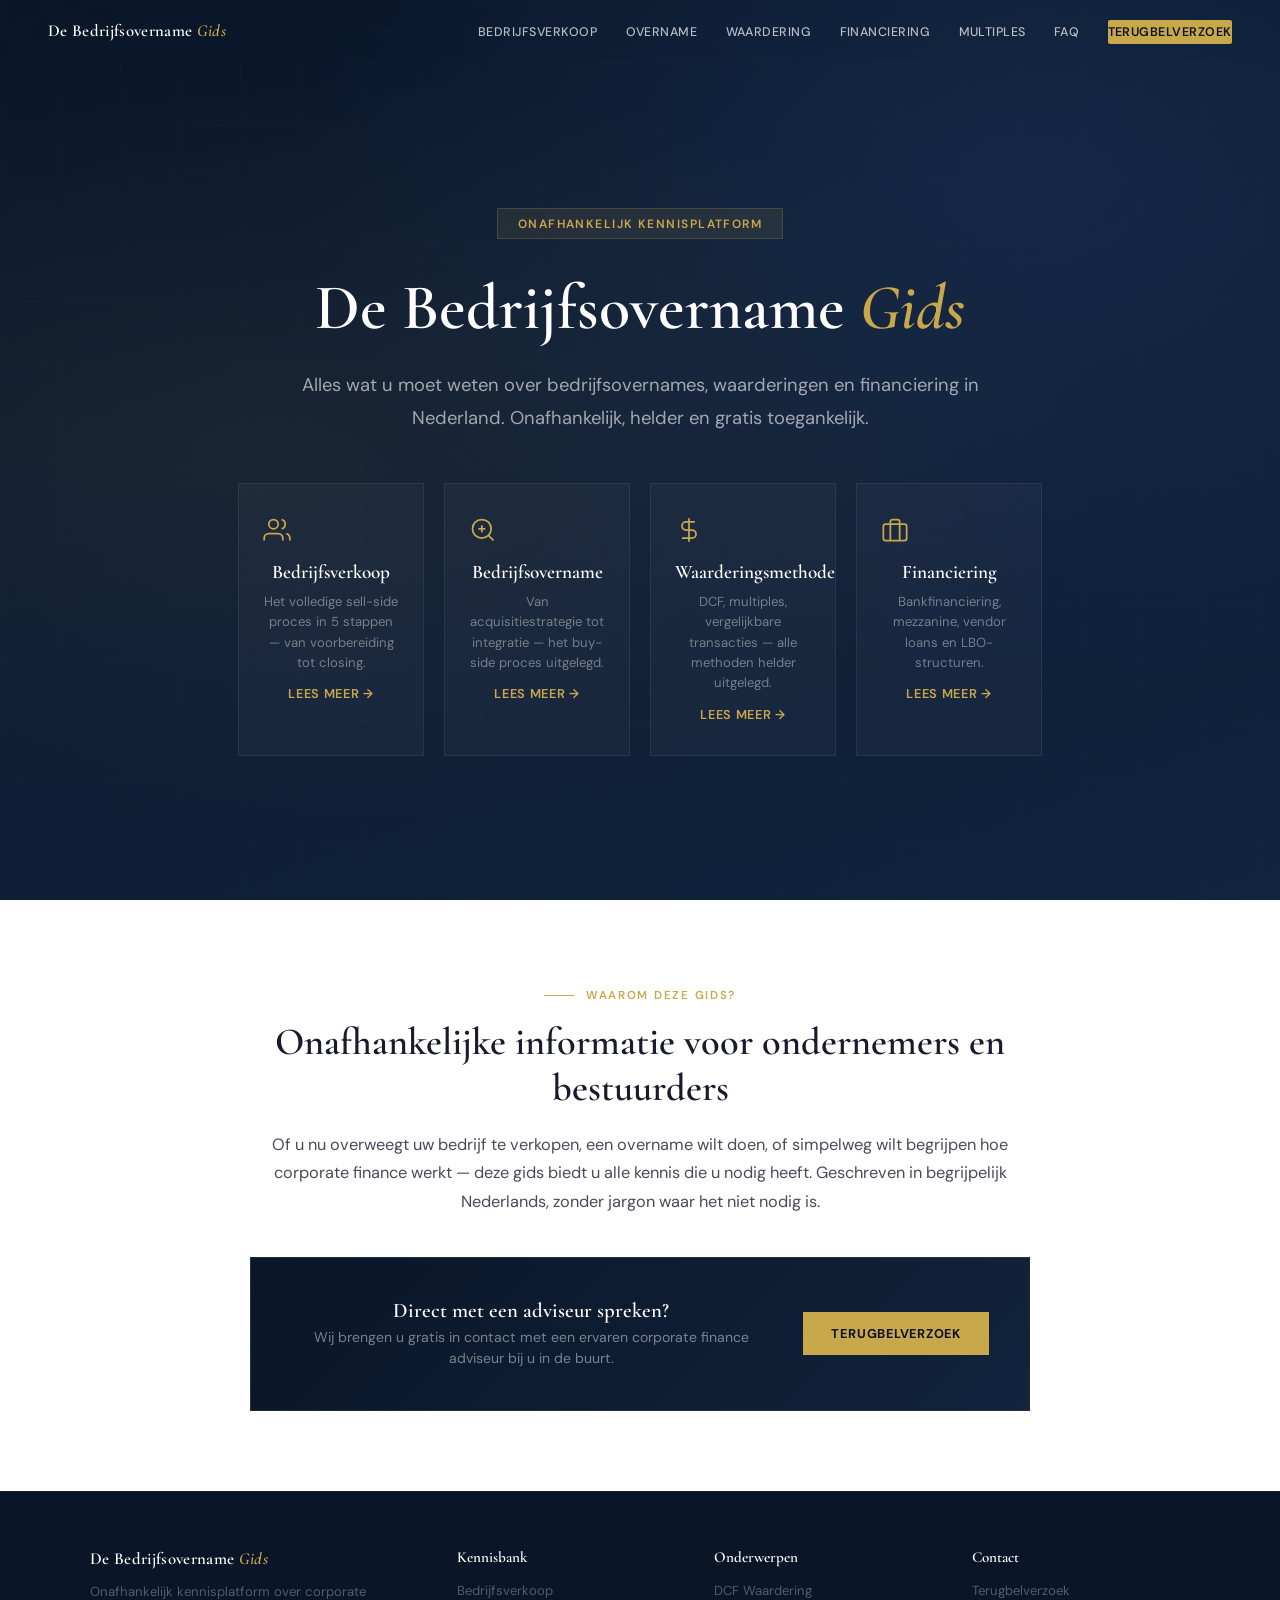
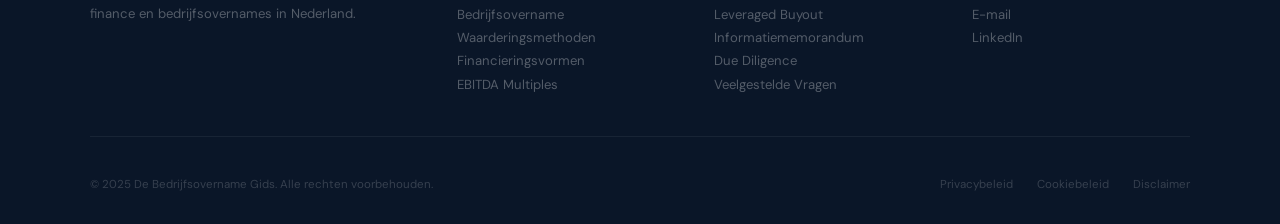
<file: index.html>
<!DOCTYPE html>
<html lang="nl">
<head>
    <meta charset="UTF-8">
    <meta name="viewport" content="width=device-width, initial-scale=1.0">
    <title>De Bedrijfsovername Gids | Corporate Finance Nederland</title>
    <meta name="description" content="Dé kennisbron over corporate finance in Nederland. Leer alles over bedrijfsverkoop, overnames, waarderingsmethoden, EBITDA multiples en financieringsvormen. Gratis en onafhankelijk.">
    <meta name="keywords" content="corporate finance nederland, bedrijfsovername gids, bedrijfsverkoop, waardering bedrijf, EBITDA multiples nederland, M&A nederland, fusies en overnames">
    <link rel="canonical" href="https://www.debedrijfsovernamegids.nl/">
    <meta property="og:title" content="De Bedrijfsovername Gids | Corporate Finance Nederland">
    <meta property="og:description" content="Alles over bedrijfsverkoop, overnames, waarderingen en financiering in Nederland.">
    <meta property="og:type" content="website">
    <meta property="og:locale" content="nl_NL">
    <script type="application/ld+json">{"@context":"https://schema.org","@type":"WebSite","name":"De Bedrijfsovername Gids","url":"https://www.debedrijfsovernamegids.nl","description":"Onafhankelijk kennisplatform over corporate finance en bedrijfsovernames in Nederland.","inLanguage":"nl"}</script>
    <link rel="stylesheet" href="css/style.css">
</head>
<body>

<nav id="navbar" class="transparent">
    <a href="index.html" class="nav-logo">De Bedrijfsovername <span>Gids</span></a>
    <ul class="nav-links" id="navLinks">
        <li><a href="bedrijfsverkoop.html">Bedrijfsverkoop</a></li>
        <li><a href="overname.html">Overname</a></li>
        <li><a href="waardering.html">Waardering</a></li>
        <li><a href="financiering.html">Financiering</a></li>
        <li><a href="multiples.html">Multiples</a></li>
        <li><a href="faq.html">FAQ</a></li>
        <li><a href="javascript:void(0)" class="nav-cta-btn" onclick="openModal()">Terugbelverzoek</a></li>
    </ul>
    <button class="mobile-toggle" aria-label="Menu"><span></span><span></span><span></span></button>
</nav>

<button class="sticky-cta" id="stickyCta" onclick="openModal()">
    <svg viewBox="0 0 24 24" fill="none" stroke="currentColor" stroke-width="2"><path d="M22 16.92v3a2 2 0 0 1-2.18 2 19.79 19.79 0 0 1-8.63-3.07 19.5 19.5 0 0 1-6-6 19.79 19.79 0 0 1-3.07-8.67A2 2 0 0 1 4.11 2h3a2 2 0 0 1 2 1.72c.127.96.361 1.903.7 2.81a2 2 0 0 1-.45 2.11L8.09 9.91a16 16 0 0 0 6 6l1.27-1.27a2 2 0 0 1 2.11-.45c.907.339 1.85.573 2.81.7A2 2 0 0 1 22 16.92z"/></svg>
    Gratis Terugbelverzoek
</button>

<div class="modal-overlay" id="modalOverlay" onclick="if(event.target===this)closeModal()">
    <div class="modal">
        <button class="modal-close" onclick="closeModal()">&times;</button>
        <div id="formContainer">
            <div class="modal-label">Vrijblijvend & Vertrouwelijk</div>
            <h2>Spreek een adviseur</h2>
            <p>Laat uw gegevens achter en een ervaren corporate finance adviseur bij u in de buurt neemt binnen 24 uur contact met u op.</p>
            <form id="contactForm" onsubmit="submitForm(event)">
                <div class="form-row"><div class="form-group"><label for="naam">Naam *</label><input type="text" id="naam" placeholder="Uw volledige naam" required></div><div class="form-group"><label for="bedrijf">Bedrijfsnaam</label><input type="text" id="bedrijf" placeholder="Naam van uw bedrijf"></div></div>
                <div class="form-row"><div class="form-group"><label for="email">E-mailadres *</label><input type="email" id="email" placeholder="uw@email.nl" required></div><div class="form-group"><label for="telefoon">Telefoonnummer *</label><input type="tel" id="telefoon" placeholder="+31 6 1234 5678" required></div></div>
                <div class="form-group"><label for="onderwerp">Waar gaat uw vraag over?</label><select id="onderwerp"><option value="">Selecteer...</option><option value="verkoop">Bedrijf verkopen</option><option value="overname">Bedrijf overnemen</option><option value="waardering">Bedrijfswaardering</option><option value="financiering">Financiering</option><option value="advies">Strategisch advies</option><option value="anders">Anders</option></select></div>
                <div class="form-group"><label for="toelichting">Korte toelichting</label><textarea id="toelichting" placeholder="Vertel kort waar u mee geholpen wilt worden..."></textarea></div>
                <button type="submit" class="form-submit">Terugbelverzoek Versturen &rarr;</button>
            </form>
            <p class="form-privacy">Uw gegevens worden vertrouwelijk behandeld en uitsluitend gebruikt om u in contact te brengen met een geschikte adviseur.</p>
        </div>
        <div class="form-success" id="formSuccess">
            <svg width="56" height="56" viewBox="0 0 56 56" fill="none"><circle cx="28" cy="28" r="28" fill="#0a1628"/><path d="M18 28l7 7 13-13" stroke="#c9a84c" stroke-width="3" stroke-linecap="round" stroke-linejoin="round"/></svg>
            <h3>Bedankt voor uw aanvraag</h3>
            <p>Een corporate finance adviseur neemt binnen 24 uur contact met u op.</p>
        </div>
    </div>
</div>

<header class="home-hero">
    <div class="hero-bg"></div>
    <div class="hero-pattern"></div>
    <div class="hero-content">
        <div class="hero-badge">Onafhankelijk Kennisplatform</div>
        <h1>De Bedrijfsovername <em>Gids</em></h1>
        <p class="hero-sub">Alles wat u moet weten over bedrijfsovernames, waarderingen en financiering in Nederland. Onafhankelijk, helder en gratis toegankelijk.</p>
        <div class="hero-cards">
            <a href="bedrijfsverkoop.html" class="hero-card">
                <svg viewBox="0 0 24 24"><path d="M17 21v-2a4 4 0 0 0-4-4H5a4 4 0 0 0-4 4v2"/><circle cx="9" cy="7" r="4"/><path d="M23 21v-2a4 4 0 0 0-3-3.87"/><path d="M16 3.13a4 4 0 0 1 0 7.75"/></svg>
                <h3>Bedrijfsverkoop</h3>
                <p>Het volledige sell-side proces in 5 stappen — van voorbereiding tot closing.</p>
                <span class="card-arrow">Lees meer →</span>
            </a>
            <a href="overname.html" class="hero-card">
                <svg viewBox="0 0 24 24"><circle cx="11" cy="11" r="8"/><path d="m21 21-4.35-4.35"/><path d="M11 8v6"/><path d="M8 11h6"/></svg>
                <h3>Bedrijfsovername</h3>
                <p>Van acquisitiestrategie tot integratie — het buy-side proces uitgelegd.</p>
                <span class="card-arrow">Lees meer →</span>
            </a>
            <a href="waardering.html" class="hero-card">
                <svg viewBox="0 0 24 24"><path d="M12 2v20M17 5H9.5a3.5 3.5 0 0 0 0 7h5a3.5 3.5 0 0 1 0 7H6"/></svg>
                <h3>Waarderingsmethoden</h3>
                <p>DCF, multiples, vergelijkbare transacties — alle methoden helder uitgelegd.</p>
                <span class="card-arrow">Lees meer →</span>
            </a>
            <a href="financiering.html" class="hero-card">
                <svg viewBox="0 0 24 24"><rect x="2" y="7" width="20" height="14" rx="2"/><path d="M16 21V5a2 2 0 0 0-2-2h-4a2 2 0 0 0-2 2v16"/></svg>
                <h3>Financiering</h3>
                <p>Bankfinanciering, mezzanine, vendor loans en LBO-structuren.</p>
                <span class="card-arrow">Lees meer →</span>
            </a>
        </div>
    </div>
</header>

<!-- Quick intro section -->
<section class="content-light">
    <div class="section-inner" style="text-align:center;max-width:780px">
        <div class="section-label" style="justify-content:center">Waarom deze gids?</div>
        <h2 class="section-title">Onafhankelijke informatie voor ondernemers en bestuurders</h2>
        <p class="section-intro" style="max-width:100%;margin-left:auto;margin-right:auto">Of u nu overweegt uw bedrijf te verkopen, een overname wilt doen, of simpelweg wilt begrijpen hoe corporate finance werkt — deze gids biedt u alle kennis die u nodig heeft. Geschreven in begrijpelijk Nederlands, zonder jargon waar het niet nodig is.</p>
        <div class="inline-cta reveal" style="margin-top:2rem">
            <div class="inline-cta-text"><h3>Direct met een adviseur spreken?</h3><p>Wij brengen u gratis in contact met een ervaren corporate finance adviseur bij u in de buurt.</p></div>
            <button class="inline-cta-btn" onclick="openModal()">Terugbelverzoek</button>
        </div>
    </div>
</section>

<footer>
    <div class="footer-inner">
        <div class="footer-top">
            <div class="footer-brand"><a href="index.html" class="nav-logo">De Bedrijfsovername <span>Gids</span></a><p>Onafhankelijk kennisplatform over corporate finance en bedrijfsovernames in Nederland.</p></div>
            <div class="footer-col"><h5>Kennisbank</h5><a href="bedrijfsverkoop.html">Bedrijfsverkoop</a><a href="overname.html">Bedrijfsovername</a><a href="waardering.html">Waarderingsmethoden</a><a href="financiering.html">Financieringsvormen</a><a href="multiples.html">EBITDA Multiples</a></div>
            <div class="footer-col"><h5>Onderwerpen</h5><a href="waardering.html">DCF Waardering</a><a href="financiering.html">Leveraged Buyout</a><a href="bedrijfsverkoop.html">Informatiememorandum</a><a href="overname.html">Due Diligence</a><a href="faq.html">Veelgestelde Vragen</a></div>
            <div class="footer-col"><h5>Contact</h5><a href="javascript:void(0)" onclick="openModal()">Terugbelverzoek</a><a href="mailto:info@debedrijfsovernamegids.nl">E-mail</a><a href="#">LinkedIn</a></div>
        </div>
        <div class="footer-bottom"><p>&copy; 2025 De Bedrijfsovername Gids. Alle rechten voorbehouden.</p><div class="footer-bottom-links"><a href="#">Privacybeleid</a><a href="#">Cookiebeleid</a><a href="#">Disclaimer</a></div></div>
    </div>
</footer>

<script src="js/main.js"></script>
</body>
</html>
</file>
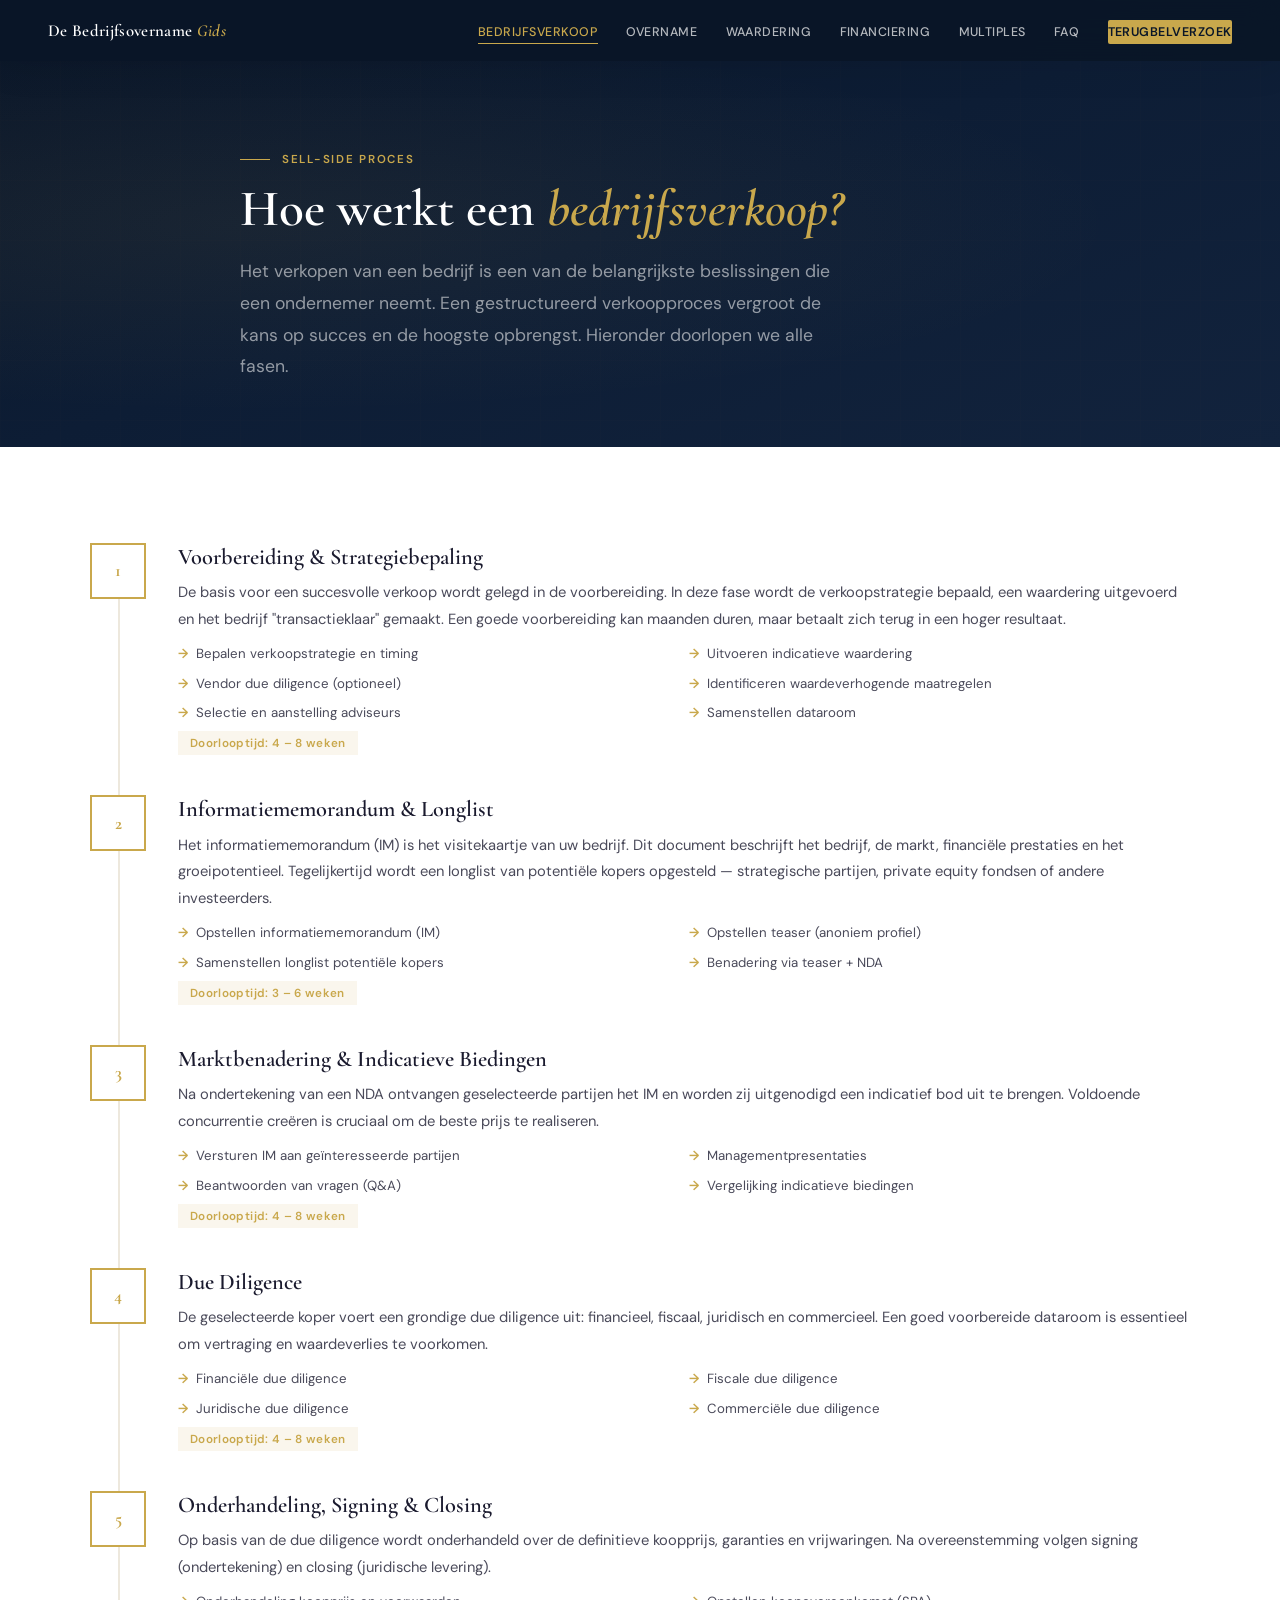
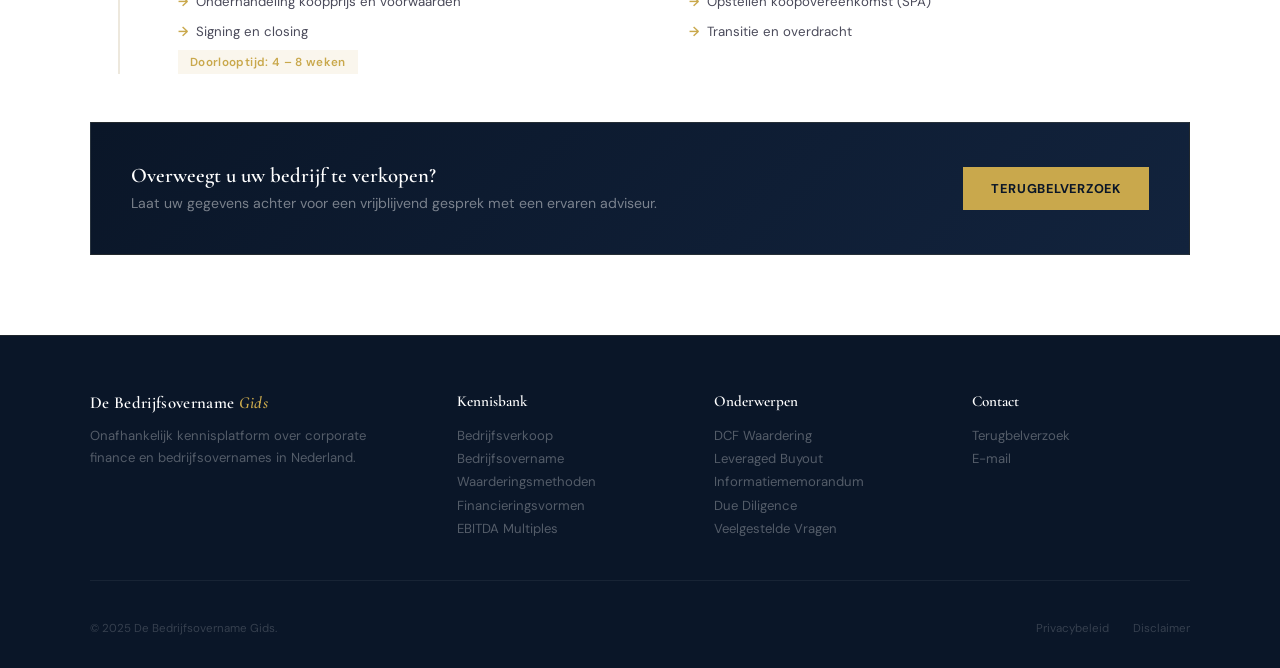
<file: bedrijfsverkoop.html>
<!DOCTYPE html><html lang="nl"><head><meta charset="UTF-8"><meta name="viewport" content="width=device-width, initial-scale=1.0">
<title>Bedrijfsverkoop | Het Sell-Side Proces Stap voor Stap | De Bedrijfsovername Gids</title>
<meta name="description" content="Hoe werkt een bedrijfsverkoop in Nederland? Leer alle stappen: voorbereiding, informatiememorandum, marktbenadering, due diligence tot signing en closing.">
<meta name="keywords" content="bedrijfsverkoop, sell-side proces, bedrijf verkopen, informatiememorandum, verkoopproces bedrijf, NDA, due diligence verkoper, bedrijfsverkoop stappen nederland">
<link rel="canonical" href="https://www.debedrijfsovernamegids.nl/bedrijfsverkoop.html">
<meta property="og:title" content="Bedrijfsverkoop — Het Sell-Side Proces | De Bedrijfsovername Gids">
<meta property="og:description" content="Het volledige sell-side proces in 5 stappen: van voorbereiding en waardering tot signing en closing.">
<meta property="og:locale" content="nl_NL">
<link rel="stylesheet" href="css/style.css">
</head><body>
<nav id="navbar"><a href="index.html" class="nav-logo">De Bedrijfsovername <span>Gids</span></a><ul class="nav-links" id="navLinks"><li><a href="bedrijfsverkoop.html" class="active">Bedrijfsverkoop</a></li><li><a href="overname.html">Overname</a></li><li><a href="waardering.html">Waardering</a></li><li><a href="financiering.html">Financiering</a></li><li><a href="multiples.html">Multiples</a></li><li><a href="faq.html">FAQ</a></li><li><a href="javascript:void(0)" class="nav-cta-btn" onclick="openModal()">Terugbelverzoek</a></li></ul><button class="mobile-toggle" aria-label="Menu"><span></span><span></span><span></span></button></nav>
<button class="sticky-cta" id="stickyCta" onclick="openModal()"><svg viewBox="0 0 24 24" fill="none" stroke="currentColor" stroke-width="2"><path d="M22 16.92v3a2 2 0 0 1-2.18 2 19.79 19.79 0 0 1-8.63-3.07 19.5 19.5 0 0 1-6-6 19.79 19.79 0 0 1-3.07-8.67A2 2 0 0 1 4.11 2h3a2 2 0 0 1 2 1.72c.127.96.361 1.903.7 2.81a2 2 0 0 1-.45 2.11L8.09 9.91a16 16 0 0 0 6 6l1.27-1.27a2 2 0 0 1 2.11-.45c.907.339 1.85.573 2.81.7A2 2 0 0 1 22 16.92z"/></svg>Gratis Terugbelverzoek</button>
<div class="modal-overlay" id="modalOverlay" onclick="if(event.target===this)closeModal()"><div class="modal"><button class="modal-close" onclick="closeModal()">&times;</button><div id="formContainer"><div class="modal-label">Vrijblijvend &amp; Vertrouwelijk</div><h2>Spreek een adviseur</h2><p>Laat uw gegevens achter en een ervaren corporate finance adviseur neemt binnen 24 uur contact met u op.</p><form id="contactForm" onsubmit="submitForm(event)"><div class="form-row"><div class="form-group"><label for="naam">Naam *</label><input type="text" id="naam" placeholder="Uw volledige naam" required></div><div class="form-group"><label for="bedrijf">Bedrijfsnaam</label><input type="text" id="bedrijf" placeholder="Naam van uw bedrijf"></div></div><div class="form-row"><div class="form-group"><label for="email">E-mailadres *</label><input type="email" id="email" placeholder="uw@email.nl" required></div><div class="form-group"><label for="telefoon">Telefoonnummer *</label><input type="tel" id="telefoon" placeholder="+31 6 1234 5678" required></div></div><div class="form-group"><label for="onderwerp">Waar gaat uw vraag over?</label><select id="onderwerp"><option value="">Selecteer...</option><option value="verkoop" selected>Bedrijf verkopen</option><option value="overname">Bedrijf overnemen</option><option value="waardering">Bedrijfswaardering</option><option value="financiering">Financiering</option><option value="anders">Anders</option></select></div><div class="form-group"><label for="toelichting">Korte toelichting</label><textarea id="toelichting" placeholder="Vertel kort waar u mee geholpen wilt worden..."></textarea></div><button type="submit" class="form-submit">Terugbelverzoek Versturen &rarr;</button></form><p class="form-privacy">Uw gegevens worden vertrouwelijk behandeld.</p></div><div class="form-success" id="formSuccess"><svg width="56" height="56" viewBox="0 0 56 56" fill="none"><circle cx="28" cy="28" r="28" fill="#0a1628"/><path d="M18 28l7 7 13-13" stroke="#c9a84c" stroke-width="3" stroke-linecap="round" stroke-linejoin="round"/></svg><h3>Bedankt!</h3><p>Een adviseur neemt binnen 24 uur contact op.</p></div></div></div>

<div class="page-hero"><div class="page-hero-bg"></div><div class="page-hero-pattern"></div><div class="page-hero-content"><div class="section-label">Sell-Side Proces</div><h1>Hoe werkt een <em>bedrijfsverkoop?</em></h1><p>Het verkopen van een bedrijf is een van de belangrijkste beslissingen die een ondernemer neemt. Een gestructureerd verkoopproces vergroot de kans op succes en de hoogste opbrengst. Hieronder doorlopen we alle fasen.</p></div></div>

<section class="content-light">
<div class="section-inner">
<div class="timeline">
<div class="timeline-step reveal"><div class="timeline-marker">1</div><div class="timeline-content"><h3>Voorbereiding & Strategiebepaling</h3><p>De basis voor een succesvolle verkoop wordt gelegd in de voorbereiding. In deze fase wordt de verkoopstrategie bepaald, een waardering uitgevoerd en het bedrijf "transactieklaar" gemaakt. Een goede voorbereiding kan maanden duren, maar betaalt zich terug in een hoger resultaat.</p><div class="timeline-details"><div class="timeline-detail">Bepalen verkoopstrategie en timing</div><div class="timeline-detail">Uitvoeren indicatieve waardering</div><div class="timeline-detail">Vendor due diligence (optioneel)</div><div class="timeline-detail">Identificeren waardeverhogende maatregelen</div><div class="timeline-detail">Selectie en aanstelling adviseurs</div><div class="timeline-detail">Samenstellen dataroom</div></div><div class="timeline-duration">Doorlooptijd: 4 – 8 weken</div></div></div>

<div class="timeline-step reveal"><div class="timeline-marker">2</div><div class="timeline-content"><h3>Informatiememorandum & Longlist</h3><p>Het informatiememorandum (IM) is het visitekaartje van uw bedrijf. Dit document beschrijft het bedrijf, de markt, financiële prestaties en het groeipotentieel. Tegelijkertijd wordt een longlist van potentiële kopers opgesteld — strategische partijen, private equity fondsen of andere investeerders.</p><div class="timeline-details"><div class="timeline-detail">Opstellen informatiememorandum (IM)</div><div class="timeline-detail">Opstellen teaser (anoniem profiel)</div><div class="timeline-detail">Samenstellen longlist potentiële kopers</div><div class="timeline-detail">Benadering via teaser + NDA</div></div><div class="timeline-duration">Doorlooptijd: 3 – 6 weken</div></div></div>

<div class="timeline-step reveal"><div class="timeline-marker">3</div><div class="timeline-content"><h3>Marktbenadering & Indicatieve Biedingen</h3><p>Na ondertekening van een NDA ontvangen geselecteerde partijen het IM en worden zij uitgenodigd een indicatief bod uit te brengen. Voldoende concurrentie creëren is cruciaal om de beste prijs te realiseren.</p><div class="timeline-details"><div class="timeline-detail">Versturen IM aan geïnteresseerde partijen</div><div class="timeline-detail">Managementpresentaties</div><div class="timeline-detail">Beantwoorden van vragen (Q&A)</div><div class="timeline-detail">Vergelijking indicatieve biedingen</div></div><div class="timeline-duration">Doorlooptijd: 4 – 8 weken</div></div></div>

<div class="timeline-step reveal"><div class="timeline-marker">4</div><div class="timeline-content"><h3>Due Diligence</h3><p>De geselecteerde koper voert een grondige due diligence uit: financieel, fiscaal, juridisch en commercieel. Een goed voorbereide dataroom is essentieel om vertraging en waardeverlies te voorkomen.</p><div class="timeline-details"><div class="timeline-detail">Financiële due diligence</div><div class="timeline-detail">Fiscale due diligence</div><div class="timeline-detail">Juridische due diligence</div><div class="timeline-detail">Commerciële due diligence</div></div><div class="timeline-duration">Doorlooptijd: 4 – 8 weken</div></div></div>

<div class="timeline-step reveal"><div class="timeline-marker">5</div><div class="timeline-content"><h3>Onderhandeling, Signing & Closing</h3><p>Op basis van de due diligence wordt onderhandeld over de definitieve koopprijs, garanties en vrijwaringen. Na overeenstemming volgen signing (ondertekening) en closing (juridische levering).</p><div class="timeline-details"><div class="timeline-detail">Onderhandeling koopprijs en voorwaarden</div><div class="timeline-detail">Opstellen koopovereenkomst (SPA)</div><div class="timeline-detail">Signing en closing</div><div class="timeline-detail">Transitie en overdracht</div></div><div class="timeline-duration">Doorlooptijd: 4 – 8 weken</div></div></div>
</div>

<div class="inline-cta reveal"><div class="inline-cta-text"><h3>Overweegt u uw bedrijf te verkopen?</h3><p>Laat uw gegevens achter voor een vrijblijvend gesprek met een ervaren adviseur.</p></div><button class="inline-cta-btn" onclick="openModal()">Terugbelverzoek</button></div>
</div></section>

<footer><div class="footer-inner"><div class="footer-top"><div class="footer-brand"><a href="index.html" class="nav-logo">De Bedrijfsovername <span>Gids</span></a><p>Onafhankelijk kennisplatform over corporate finance en bedrijfsovernames in Nederland.</p></div><div class="footer-col"><h5>Kennisbank</h5><a href="bedrijfsverkoop.html">Bedrijfsverkoop</a><a href="overname.html">Bedrijfsovername</a><a href="waardering.html">Waarderingsmethoden</a><a href="financiering.html">Financieringsvormen</a><a href="multiples.html">EBITDA Multiples</a></div><div class="footer-col"><h5>Onderwerpen</h5><a href="waardering.html">DCF Waardering</a><a href="financiering.html">Leveraged Buyout</a><a href="bedrijfsverkoop.html">Informatiememorandum</a><a href="overname.html">Due Diligence</a><a href="faq.html">Veelgestelde Vragen</a></div><div class="footer-col"><h5>Contact</h5><a href="javascript:void(0)" onclick="openModal()">Terugbelverzoek</a><a href="mailto:info@debedrijfsovernamegids.nl">E-mail</a></div></div><div class="footer-bottom"><p>&copy; 2025 De Bedrijfsovername Gids.</p><div class="footer-bottom-links"><a href="#">Privacybeleid</a><a href="#">Disclaimer</a></div></div></div></footer>
<script src="js/main.js"></script></body></html>
</file>
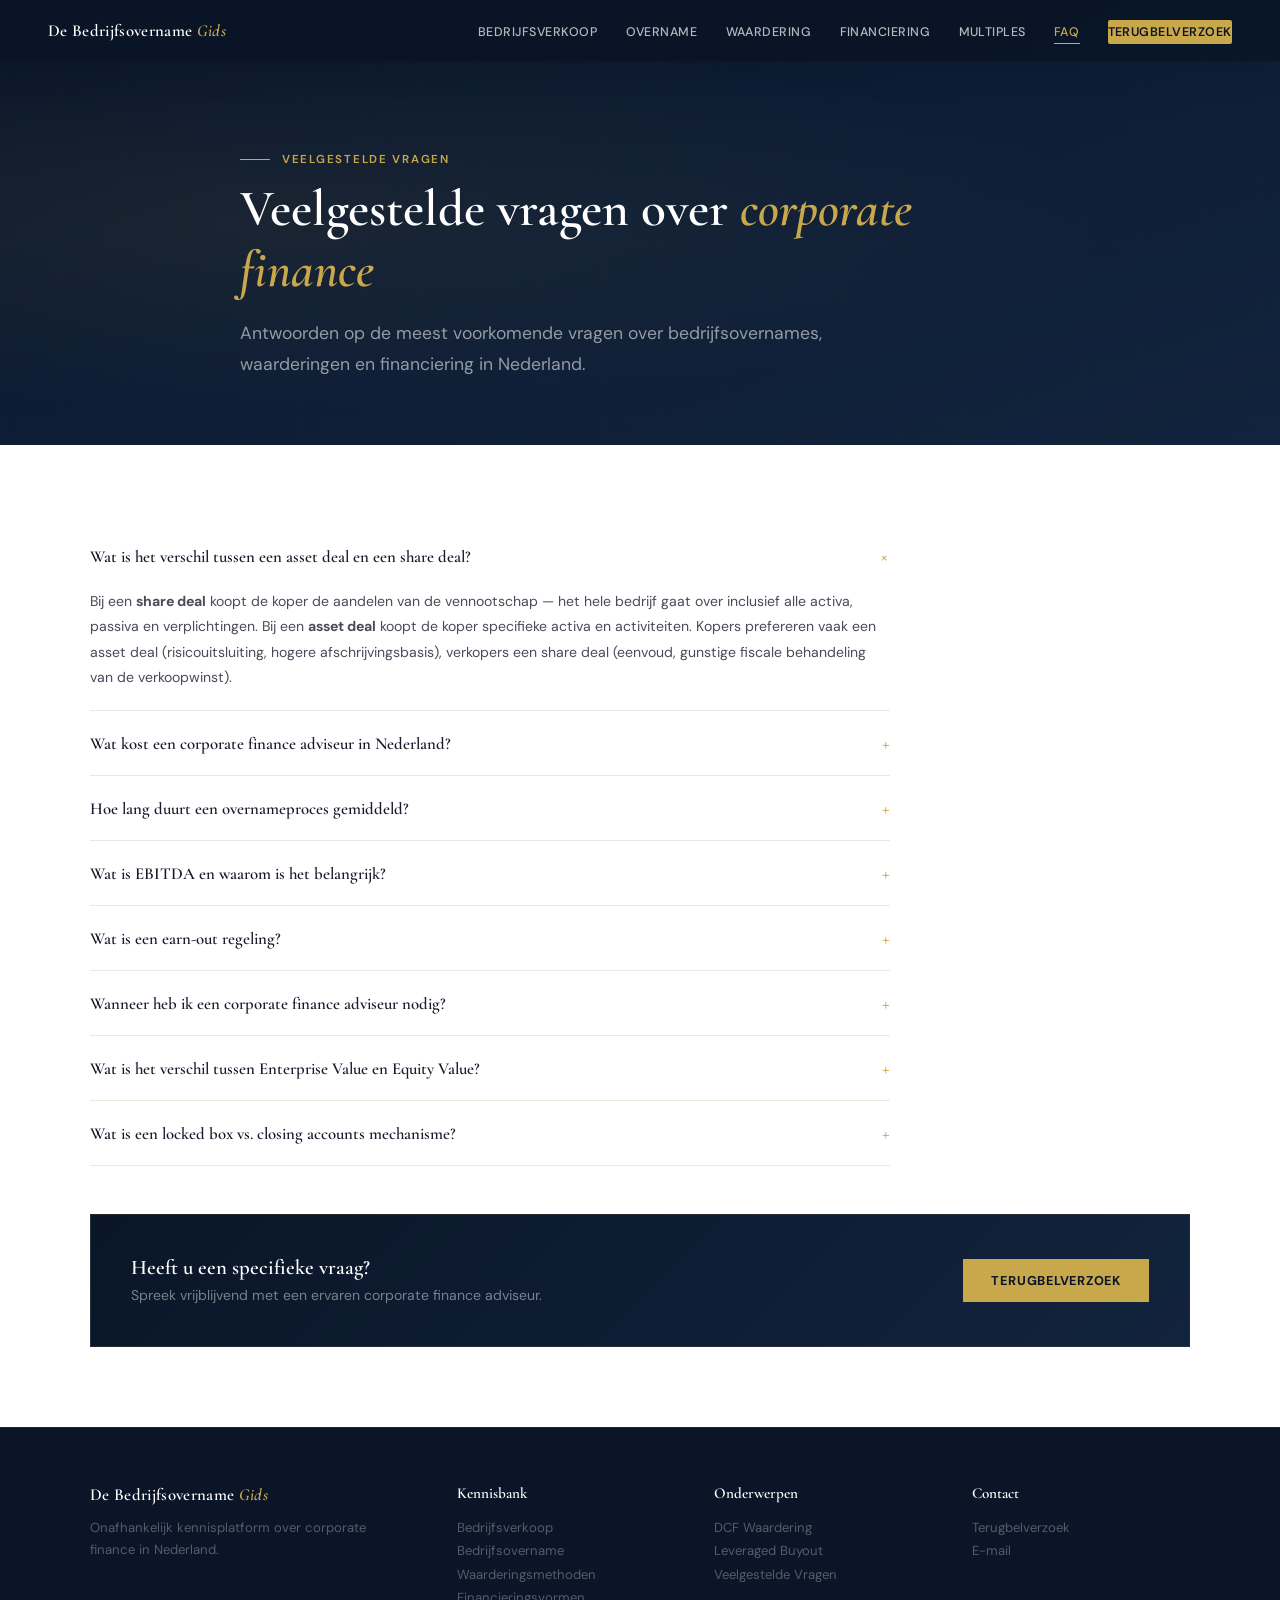
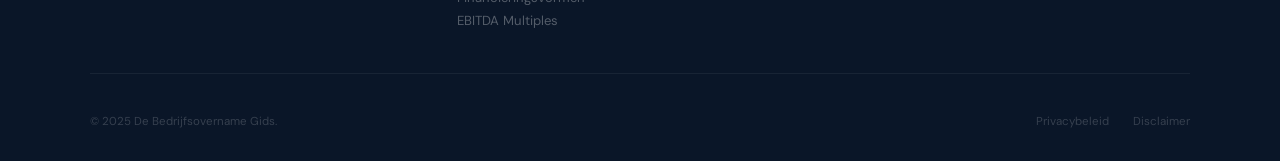
<file: faq.html>
<!DOCTYPE html><html lang="nl"><head><meta charset="UTF-8"><meta name="viewport" content="width=device-width, initial-scale=1.0">
<title>Veelgestelde Vragen over Corporate Finance | De Bedrijfsovername Gids</title>
<meta name="description" content="Antwoorden op veelgestelde vragen over bedrijfsovernames, waarderingen, kosten van een adviseur, EBITDA, earn-outs en meer.">
<meta name="keywords" content="corporate finance FAQ, vragen bedrijfsovername, wat kost adviseur, EBITDA uitleg, earn-out, asset deal share deal, corporate finance kosten">
<link rel="canonical" href="https://www.debedrijfsovernamegids.nl/faq.html">
<meta property="og:title" content="Veelgestelde Vragen over Corporate Finance | De Bedrijfsovername Gids"><meta property="og:locale" content="nl_NL">
<link rel="stylesheet" href="css/style.css">
</head><body><nav id="navbar"><a href="index.html" class="nav-logo">De Bedrijfsovername <span>Gids</span></a><ul class="nav-links" id="navLinks"><li><a href="bedrijfsverkoop.html">Bedrijfsverkoop</a></li><li><a href="overname.html">Overname</a></li><li><a href="waardering.html">Waardering</a></li><li><a href="financiering.html">Financiering</a></li><li><a href="multiples.html">Multiples</a></li><li><a href="faq.html" class="active">FAQ</a></li><li><a href="javascript:void(0)" class="nav-cta-btn" onclick="openModal()">Terugbelverzoek</a></li></ul><button class="mobile-toggle" aria-label="Menu"><span></span><span></span><span></span></button></nav><button class="sticky-cta" id="stickyCta" onclick="openModal()"><svg viewBox="0 0 24 24" fill="none" stroke="currentColor" stroke-width="2"><path d="M22 16.92v3a2 2 0 0 1-2.18 2 19.79 19.79 0 0 1-8.63-3.07 19.5 19.5 0 0 1-6-6 19.79 19.79 0 0 1-3.07-8.67A2 2 0 0 1 4.11 2h3a2 2 0 0 1 2 1.72c.127.96.361 1.903.7 2.81a2 2 0 0 1-.45 2.11L8.09 9.91a16 16 0 0 0 6 6l1.27-1.27a2 2 0 0 1 2.11-.45c.907.339 1.85.573 2.81.7A2 2 0 0 1 22 16.92z"/></svg>Gratis Terugbelverzoek</button><div class="modal-overlay" id="modalOverlay" onclick="if(event.target===this)closeModal()"><div class="modal"><button class="modal-close" onclick="closeModal()">&times;</button><div id="formContainer"><div class="modal-label">Vrijblijvend &amp; Vertrouwelijk</div><h2>Spreek een adviseur</h2><p>Laat uw gegevens achter en een ervaren adviseur neemt binnen 24 uur contact op.</p><form id="contactForm" onsubmit="submitForm(event)"><div class="form-row"><div class="form-group"><label for="naam">Naam *</label><input type="text" id="naam" placeholder="Uw volledige naam" required></div><div class="form-group"><label for="bedrijf">Bedrijfsnaam</label><input type="text" id="bedrijf" placeholder="Naam van uw bedrijf"></div></div><div class="form-row"><div class="form-group"><label for="email">E-mailadres *</label><input type="email" id="email" placeholder="uw@email.nl" required></div><div class="form-group"><label for="telefoon">Telefoonnummer *</label><input type="tel" id="telefoon" placeholder="+31 6 1234 5678" required></div></div><div class="form-group"><label for="onderwerp">Onderwerp</label><select id="onderwerp"><option value="">Selecteer...</option><option value="verkoop">Bedrijf verkopen</option><option value="overname">Bedrijf overnemen</option><option value="waardering">Bedrijfswaardering</option><option value="financiering">Financiering</option><option value="anders">Anders</option></select></div><div class="form-group"><label for="toelichting">Toelichting</label><textarea id="toelichting" placeholder="Vertel kort..."></textarea></div><button type="submit" class="form-submit">Versturen &rarr;</button></form><p class="form-privacy">Uw gegevens worden vertrouwelijk behandeld.</p></div><div class="form-success" id="formSuccess"><svg width="56" height="56" viewBox="0 0 56 56" fill="none"><circle cx="28" cy="28" r="28" fill="#0a1628"/><path d="M18 28l7 7 13-13" stroke="#c9a84c" stroke-width="3" stroke-linecap="round" stroke-linejoin="round"/></svg><h3>Bedankt!</h3><p>Een adviseur neemt binnen 24 uur contact op.</p></div></div></div><div class="page-hero"><div class="page-hero-bg"></div><div class="page-hero-pattern"></div><div class="page-hero-content"><div class="section-label">Veelgestelde Vragen</div><h1>Veelgestelde vragen over <em>corporate finance</em></h1><p>Antwoorden op de meest voorkomende vragen over bedrijfsovernames, waarderingen en financiering in Nederland.</p></div></div>
<section class="content-light"><div class="section-inner">
<div class="faq-list" style="max-width:800px">
<div class="faq-item active"><button class="faq-question" onclick="toggleFaq(this)">Wat is het verschil tussen een asset deal en een share deal?<span class="faq-icon">+</span></button><div class="faq-answer"><p>Bij een <strong>share deal</strong> koopt de koper de aandelen van de vennootschap — het hele bedrijf gaat over inclusief alle activa, passiva en verplichtingen. Bij een <strong>asset deal</strong> koopt de koper specifieke activa en activiteiten. Kopers prefereren vaak een asset deal (risicouitsluiting, hogere afschrijvingsbasis), verkopers een share deal (eenvoud, gunstige fiscale behandeling van de verkoopwinst).</p></div></div>
<div class="faq-item"><button class="faq-question" onclick="toggleFaq(this)">Wat kost een corporate finance adviseur in Nederland?<span class="faq-icon">+</span></button><div class="faq-answer"><p>Gangbare structuren: <strong>retainer</strong> (€3.000–€15.000/maand), <strong>success fee</strong> (1-5% van transactiewaarde), of een combinatie. Voor standalone waarderingen: €5.000–€30.000+ afhankelijk van complexiteit. Kleinere transacties kennen hogere percentuele fees, grotere transacties lagere.</p></div></div>
<div class="faq-item"><button class="faq-question" onclick="toggleFaq(this)">Hoe lang duurt een overnameproces gemiddeld?<span class="faq-icon">+</span></button><div class="faq-answer"><p>Gemiddeld <strong>6 tot 12 maanden</strong>: voorbereiding (1-2 mnd), marktbenadering en indicatieve biedingen (2-3 mnd), due diligence (1-2 mnd), onderhandeling tot closing (1-3 mnd). Complexe transacties of transacties die goedkeuring van de ACM (mededingingsautoriteit) vereisen kunnen langer duren.</p></div></div>
<div class="faq-item"><button class="faq-question" onclick="toggleFaq(this)">Wat is EBITDA en waarom is het belangrijk?<span class="faq-icon">+</span></button><div class="faq-answer"><p><strong>EBITDA</strong> = Earnings Before Interest, Taxes, Depreciation and Amortization — winst vóór rente, belastingen, afschrijvingen en amortisatie. Het is de standaard maatstaf voor operationele winstgevendheid bij overnames, omdat het vergelijking mogelijk maakt ongeacht de financierings- en fiscale structuur. Bij overnames wordt de EBITDA vaak "genormaliseerd" door eenmalige kosten, privé-uitgaven van de DGA en andere niet-representatieve posten te corrigeren.</p></div></div>
<div class="faq-item"><button class="faq-question" onclick="toggleFaq(this)">Wat is een earn-out regeling?<span class="faq-icon">+</span></button><div class="faq-answer"><p>Een <strong>earn-out</strong> is een aanvullende betaling bovenop de initiële koopprijs, afhankelijk van toekomstige bedrijfsprestaties (bijv. omzet- of EBITDA-targets). Earn-outs worden ingezet om het verschil in waardeopvatting tussen koper en verkoper te overbruggen. Let op: de formulering van earn-out voorwaarden is cruciaal en kan achteraf tot discussies leiden.</p></div></div>
<div class="faq-item"><button class="faq-question" onclick="toggleFaq(this)">Wanneer heb ik een corporate finance adviseur nodig?<span class="faq-icon">+</span></button><div class="faq-answer"><p>Bij een (gedeeltelijke) bedrijfsverkoop, overname, financiering voor groei of een acquisitie, onafhankelijke waardering, of strategische verkenning. Bij transacties boven €2-3 miljoen is het vrijwel altijd verstandig een adviseur in te schakelen — de meerwaarde betaalt zich doorgaans ruim terug in een hogere opbrengst en een soepeler proces.</p></div></div>
<div class="faq-item"><button class="faq-question" onclick="toggleFaq(this)">Wat is het verschil tussen Enterprise Value en Equity Value?<span class="faq-icon">+</span></button><div class="faq-answer"><p><strong>Enterprise Value</strong> (EV) is de waarde van de gehele onderneming, ongeacht hoe deze is gefinancierd. <strong>Equity Value</strong> is de waarde voor de aandeelhouders. De formule: Equity Value = Enterprise Value − netto schuld. Bij overnames wordt doorgaans onderhandeld over de Enterprise Value, waarna correcties plaatsvinden voor de netto schuldpositie op de overdrachtsdatum.</p></div></div>
<div class="faq-item"><button class="faq-question" onclick="toggleFaq(this)">Wat is een locked box vs. closing accounts mechanisme?<span class="faq-icon">+</span></button><div class="faq-answer"><p>Dit zijn twee methoden om de definitieve koopprijs vast te stellen. Bij een <strong>locked box</strong> wordt de prijs gebaseerd op een historische balansdatum — er zijn geen prijsaanpassingen na closing. Bij <strong>closing accounts</strong> wordt de definitieve prijs bepaald op basis van een balans op de overdrachtsdatum, wat tot nabetalingen of terugbetalingen kan leiden. Locked box biedt meer zekerheid, closing accounts meer precisie.</p></div></div>
</div><div class="inline-cta reveal"><div class="inline-cta-text"><h3>Heeft u een specifieke vraag?</h3><p>Spreek vrijblijvend met een ervaren corporate finance adviseur.</p></div><button class="inline-cta-btn" onclick="openModal()">Terugbelverzoek</button></div></div></section><footer><div class="footer-inner"><div class="footer-top"><div class="footer-brand"><a href="index.html" class="nav-logo">De Bedrijfsovername <span>Gids</span></a><p>Onafhankelijk kennisplatform over corporate finance in Nederland.</p></div><div class="footer-col"><h5>Kennisbank</h5><a href="bedrijfsverkoop.html">Bedrijfsverkoop</a><a href="overname.html">Bedrijfsovername</a><a href="waardering.html">Waarderingsmethoden</a><a href="financiering.html">Financieringsvormen</a><a href="multiples.html">EBITDA Multiples</a></div><div class="footer-col"><h5>Onderwerpen</h5><a href="waardering.html">DCF Waardering</a><a href="financiering.html">Leveraged Buyout</a><a href="faq.html">Veelgestelde Vragen</a></div><div class="footer-col"><h5>Contact</h5><a href="javascript:void(0)" onclick="openModal()">Terugbelverzoek</a><a href="mailto:info@debedrijfsovernamegids.nl">E-mail</a></div></div><div class="footer-bottom"><p>&copy; 2025 De Bedrijfsovername Gids.</p><div class="footer-bottom-links"><a href="#">Privacybeleid</a><a href="#">Disclaimer</a></div></div></div></footer><script src="js/main.js"></script></body></html>
</file>
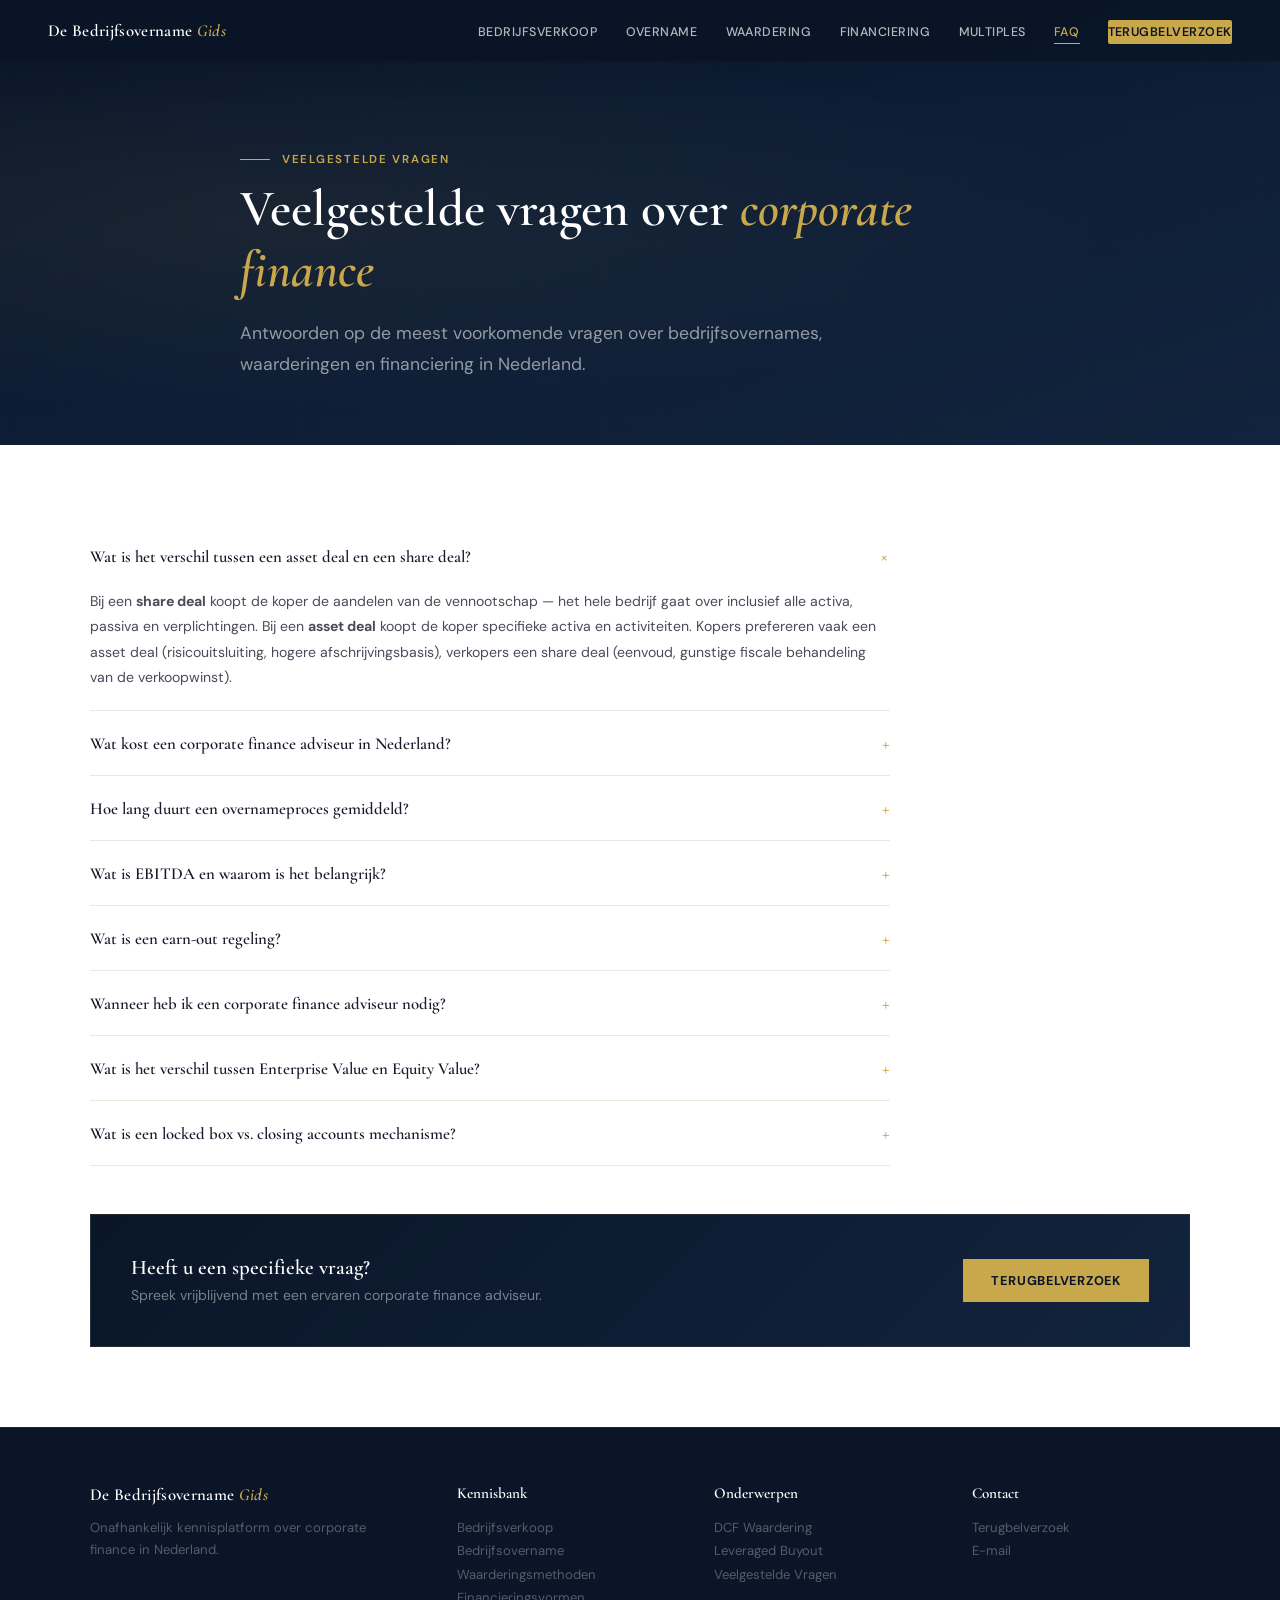
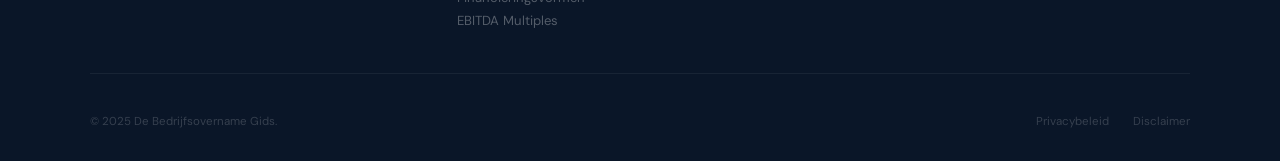
<file: faq.html.html>
<!DOCTYPE html><html lang="nl"><head><meta charset="UTF-8"><meta name="viewport" content="width=device-width, initial-scale=1.0">
<title>Veelgestelde Vragen over Corporate Finance | De Bedrijfsovername Gids</title>
<meta name="description" content="Antwoorden op veelgestelde vragen over bedrijfsovernames, waarderingen, kosten van een adviseur, EBITDA, earn-outs en meer.">
<meta name="keywords" content="corporate finance FAQ, vragen bedrijfsovername, wat kost adviseur, EBITDA uitleg, earn-out, asset deal share deal, corporate finance kosten">
<link rel="canonical" href="https://www.debedrijfsovernamegids.nl/faq.html">
<meta property="og:title" content="Veelgestelde Vragen over Corporate Finance | De Bedrijfsovername Gids"><meta property="og:locale" content="nl_NL">
<link rel="stylesheet" href="css/style.css">
</head><body><nav id="navbar"><a href="index.html" class="nav-logo">De Bedrijfsovername <span>Gids</span></a><ul class="nav-links" id="navLinks"><li><a href="bedrijfsverkoop.html">Bedrijfsverkoop</a></li><li><a href="overname.html">Overname</a></li><li><a href="waardering.html">Waardering</a></li><li><a href="financiering.html">Financiering</a></li><li><a href="multiples.html">Multiples</a></li><li><a href="faq.html" class="active">FAQ</a></li><li><a href="javascript:void(0)" class="nav-cta-btn" onclick="openModal()">Terugbelverzoek</a></li></ul><button class="mobile-toggle" aria-label="Menu"><span></span><span></span><span></span></button></nav><button class="sticky-cta" id="stickyCta" onclick="openModal()"><svg viewBox="0 0 24 24" fill="none" stroke="currentColor" stroke-width="2"><path d="M22 16.92v3a2 2 0 0 1-2.18 2 19.79 19.79 0 0 1-8.63-3.07 19.5 19.5 0 0 1-6-6 19.79 19.79 0 0 1-3.07-8.67A2 2 0 0 1 4.11 2h3a2 2 0 0 1 2 1.72c.127.96.361 1.903.7 2.81a2 2 0 0 1-.45 2.11L8.09 9.91a16 16 0 0 0 6 6l1.27-1.27a2 2 0 0 1 2.11-.45c.907.339 1.85.573 2.81.7A2 2 0 0 1 22 16.92z"/></svg>Gratis Terugbelverzoek</button><div class="modal-overlay" id="modalOverlay" onclick="if(event.target===this)closeModal()"><div class="modal"><button class="modal-close" onclick="closeModal()">&times;</button><div id="formContainer"><div class="modal-label">Vrijblijvend &amp; Vertrouwelijk</div><h2>Spreek een adviseur</h2><p>Laat uw gegevens achter en een ervaren adviseur neemt binnen 24 uur contact op.</p><form id="contactForm" onsubmit="submitForm(event)"><div class="form-row"><div class="form-group"><label for="naam">Naam *</label><input type="text" id="naam" placeholder="Uw volledige naam" required></div><div class="form-group"><label for="bedrijf">Bedrijfsnaam</label><input type="text" id="bedrijf" placeholder="Naam van uw bedrijf"></div></div><div class="form-row"><div class="form-group"><label for="email">E-mailadres *</label><input type="email" id="email" placeholder="uw@email.nl" required></div><div class="form-group"><label for="telefoon">Telefoonnummer *</label><input type="tel" id="telefoon" placeholder="+31 6 1234 5678" required></div></div><div class="form-group"><label for="onderwerp">Onderwerp</label><select id="onderwerp"><option value="">Selecteer...</option><option value="verkoop">Bedrijf verkopen</option><option value="overname">Bedrijf overnemen</option><option value="waardering">Bedrijfswaardering</option><option value="financiering">Financiering</option><option value="anders">Anders</option></select></div><div class="form-group"><label for="toelichting">Toelichting</label><textarea id="toelichting" placeholder="Vertel kort..."></textarea></div><button type="submit" class="form-submit">Versturen &rarr;</button></form><p class="form-privacy">Uw gegevens worden vertrouwelijk behandeld.</p></div><div class="form-success" id="formSuccess"><svg width="56" height="56" viewBox="0 0 56 56" fill="none"><circle cx="28" cy="28" r="28" fill="#0a1628"/><path d="M18 28l7 7 13-13" stroke="#c9a84c" stroke-width="3" stroke-linecap="round" stroke-linejoin="round"/></svg><h3>Bedankt!</h3><p>Een adviseur neemt binnen 24 uur contact op.</p></div></div></div><div class="page-hero"><div class="page-hero-bg"></div><div class="page-hero-pattern"></div><div class="page-hero-content"><div class="section-label">Veelgestelde Vragen</div><h1>Veelgestelde vragen over <em>corporate finance</em></h1><p>Antwoorden op de meest voorkomende vragen over bedrijfsovernames, waarderingen en financiering in Nederland.</p></div></div>
<section class="content-light"><div class="section-inner">
<div class="faq-list" style="max-width:800px">
<div class="faq-item active"><button class="faq-question" onclick="toggleFaq(this)">Wat is het verschil tussen een asset deal en een share deal?<span class="faq-icon">+</span></button><div class="faq-answer"><p>Bij een <strong>share deal</strong> koopt de koper de aandelen van de vennootschap — het hele bedrijf gaat over inclusief alle activa, passiva en verplichtingen. Bij een <strong>asset deal</strong> koopt de koper specifieke activa en activiteiten. Kopers prefereren vaak een asset deal (risicouitsluiting, hogere afschrijvingsbasis), verkopers een share deal (eenvoud, gunstige fiscale behandeling van de verkoopwinst).</p></div></div>
<div class="faq-item"><button class="faq-question" onclick="toggleFaq(this)">Wat kost een corporate finance adviseur in Nederland?<span class="faq-icon">+</span></button><div class="faq-answer"><p>Gangbare structuren: <strong>retainer</strong> (€3.000–€15.000/maand), <strong>success fee</strong> (1-5% van transactiewaarde), of een combinatie. Voor standalone waarderingen: €5.000–€30.000+ afhankelijk van complexiteit. Kleinere transacties kennen hogere percentuele fees, grotere transacties lagere.</p></div></div>
<div class="faq-item"><button class="faq-question" onclick="toggleFaq(this)">Hoe lang duurt een overnameproces gemiddeld?<span class="faq-icon">+</span></button><div class="faq-answer"><p>Gemiddeld <strong>6 tot 12 maanden</strong>: voorbereiding (1-2 mnd), marktbenadering en indicatieve biedingen (2-3 mnd), due diligence (1-2 mnd), onderhandeling tot closing (1-3 mnd). Complexe transacties of transacties die goedkeuring van de ACM (mededingingsautoriteit) vereisen kunnen langer duren.</p></div></div>
<div class="faq-item"><button class="faq-question" onclick="toggleFaq(this)">Wat is EBITDA en waarom is het belangrijk?<span class="faq-icon">+</span></button><div class="faq-answer"><p><strong>EBITDA</strong> = Earnings Before Interest, Taxes, Depreciation and Amortization — winst vóór rente, belastingen, afschrijvingen en amortisatie. Het is de standaard maatstaf voor operationele winstgevendheid bij overnames, omdat het vergelijking mogelijk maakt ongeacht de financierings- en fiscale structuur. Bij overnames wordt de EBITDA vaak "genormaliseerd" door eenmalige kosten, privé-uitgaven van de DGA en andere niet-representatieve posten te corrigeren.</p></div></div>
<div class="faq-item"><button class="faq-question" onclick="toggleFaq(this)">Wat is een earn-out regeling?<span class="faq-icon">+</span></button><div class="faq-answer"><p>Een <strong>earn-out</strong> is een aanvullende betaling bovenop de initiële koopprijs, afhankelijk van toekomstige bedrijfsprestaties (bijv. omzet- of EBITDA-targets). Earn-outs worden ingezet om het verschil in waardeopvatting tussen koper en verkoper te overbruggen. Let op: de formulering van earn-out voorwaarden is cruciaal en kan achteraf tot discussies leiden.</p></div></div>
<div class="faq-item"><button class="faq-question" onclick="toggleFaq(this)">Wanneer heb ik een corporate finance adviseur nodig?<span class="faq-icon">+</span></button><div class="faq-answer"><p>Bij een (gedeeltelijke) bedrijfsverkoop, overname, financiering voor groei of een acquisitie, onafhankelijke waardering, of strategische verkenning. Bij transacties boven €2-3 miljoen is het vrijwel altijd verstandig een adviseur in te schakelen — de meerwaarde betaalt zich doorgaans ruim terug in een hogere opbrengst en een soepeler proces.</p></div></div>
<div class="faq-item"><button class="faq-question" onclick="toggleFaq(this)">Wat is het verschil tussen Enterprise Value en Equity Value?<span class="faq-icon">+</span></button><div class="faq-answer"><p><strong>Enterprise Value</strong> (EV) is de waarde van de gehele onderneming, ongeacht hoe deze is gefinancierd. <strong>Equity Value</strong> is de waarde voor de aandeelhouders. De formule: Equity Value = Enterprise Value − netto schuld. Bij overnames wordt doorgaans onderhandeld over de Enterprise Value, waarna correcties plaatsvinden voor de netto schuldpositie op de overdrachtsdatum.</p></div></div>
<div class="faq-item"><button class="faq-question" onclick="toggleFaq(this)">Wat is een locked box vs. closing accounts mechanisme?<span class="faq-icon">+</span></button><div class="faq-answer"><p>Dit zijn twee methoden om de definitieve koopprijs vast te stellen. Bij een <strong>locked box</strong> wordt de prijs gebaseerd op een historische balansdatum — er zijn geen prijsaanpassingen na closing. Bij <strong>closing accounts</strong> wordt de definitieve prijs bepaald op basis van een balans op de overdrachtsdatum, wat tot nabetalingen of terugbetalingen kan leiden. Locked box biedt meer zekerheid, closing accounts meer precisie.</p></div></div>
</div><div class="inline-cta reveal"><div class="inline-cta-text"><h3>Heeft u een specifieke vraag?</h3><p>Spreek vrijblijvend met een ervaren corporate finance adviseur.</p></div><button class="inline-cta-btn" onclick="openModal()">Terugbelverzoek</button></div></div></section><footer><div class="footer-inner"><div class="footer-top"><div class="footer-brand"><a href="index.html" class="nav-logo">De Bedrijfsovername <span>Gids</span></a><p>Onafhankelijk kennisplatform over corporate finance in Nederland.</p></div><div class="footer-col"><h5>Kennisbank</h5><a href="bedrijfsverkoop.html">Bedrijfsverkoop</a><a href="overname.html">Bedrijfsovername</a><a href="waardering.html">Waarderingsmethoden</a><a href="financiering.html">Financieringsvormen</a><a href="multiples.html">EBITDA Multiples</a></div><div class="footer-col"><h5>Onderwerpen</h5><a href="waardering.html">DCF Waardering</a><a href="financiering.html">Leveraged Buyout</a><a href="faq.html">Veelgestelde Vragen</a></div><div class="footer-col"><h5>Contact</h5><a href="javascript:void(0)" onclick="openModal()">Terugbelverzoek</a><a href="mailto:info@debedrijfsovernamegids.nl">E-mail</a></div></div><div class="footer-bottom"><p>&copy; 2025 De Bedrijfsovername Gids.</p><div class="footer-bottom-links"><a href="#">Privacybeleid</a><a href="#">Disclaimer</a></div></div></div></footer><script src="js/main.js"></script></body></html>
</file>
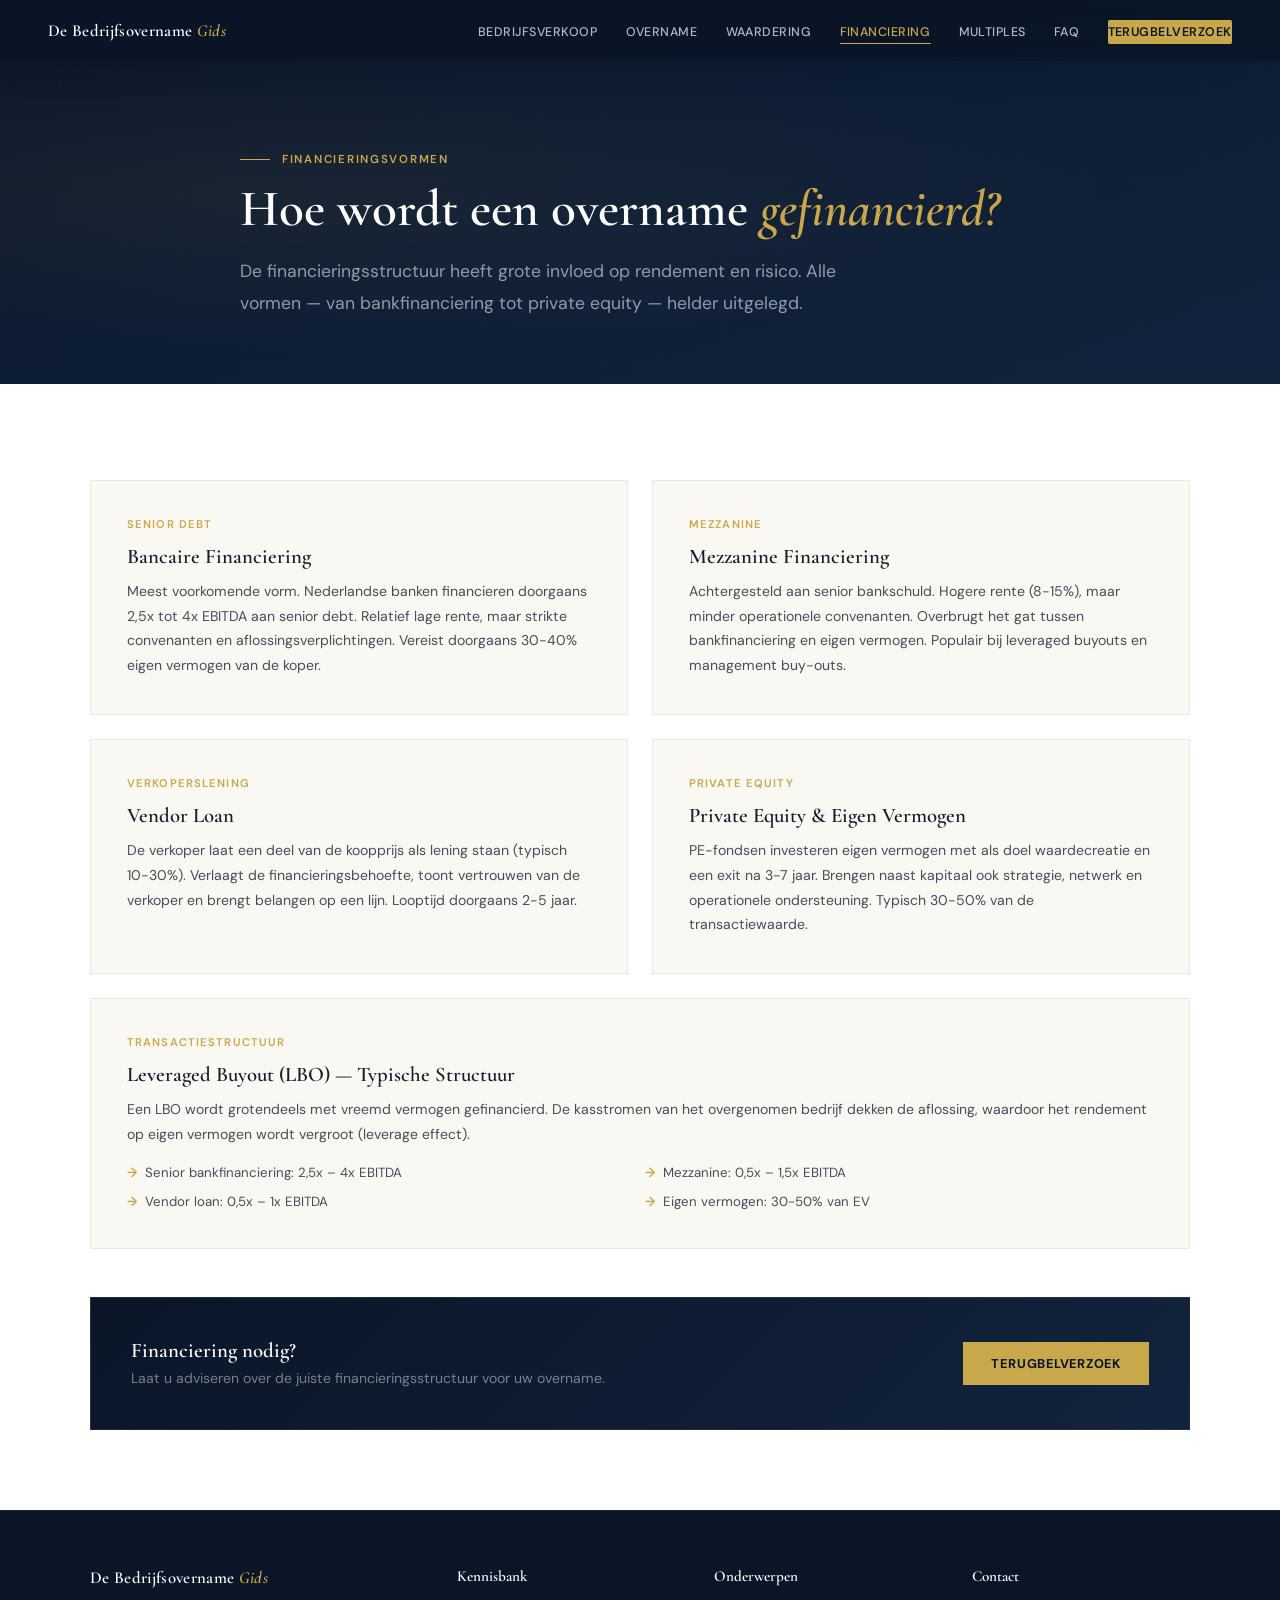
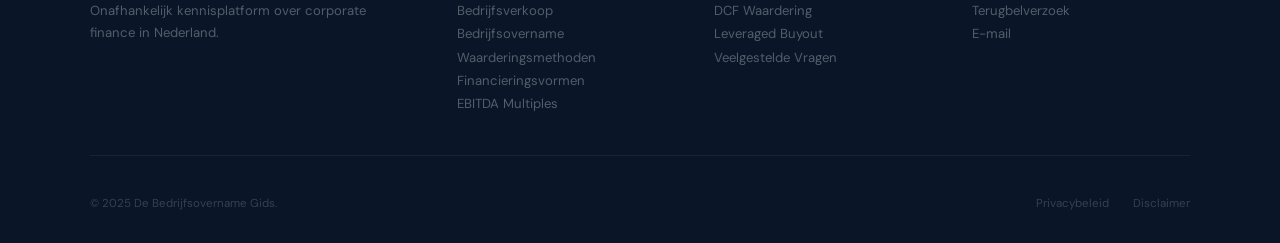
<file: financiering.html>
<!DOCTYPE html><html lang="nl"><head><meta charset="UTF-8"><meta name="viewport" content="width=device-width, initial-scale=1.0">
<title>Financieringsvormen bij Overnames | De Bedrijfsovername Gids</title>
<meta name="description" content="Hoe wordt een overname gefinancierd? Senior debt, mezzanine, vendor loans, private equity en LBO-structuren uitgelegd.">
<meta name="keywords" content="overnamefinanciering, leveraged buyout, mezzanine financiering, vendor loan, senior debt, private equity nederland, LBO structuur, bankfinanciering overname">
<link rel="canonical" href="https://www.debedrijfsovernamegids.nl/financiering.html">
<meta property="og:title" content="Financieringsvormen bij Overnames | De Bedrijfsovername Gids"><meta property="og:locale" content="nl_NL">
<link rel="stylesheet" href="css/style.css">
</head><body><nav id="navbar"><a href="index.html" class="nav-logo">De Bedrijfsovername <span>Gids</span></a><ul class="nav-links" id="navLinks"><li><a href="bedrijfsverkoop.html">Bedrijfsverkoop</a></li><li><a href="overname.html">Overname</a></li><li><a href="waardering.html">Waardering</a></li><li><a href="financiering.html" class="active">Financiering</a></li><li><a href="multiples.html">Multiples</a></li><li><a href="faq.html">FAQ</a></li><li><a href="javascript:void(0)" class="nav-cta-btn" onclick="openModal()">Terugbelverzoek</a></li></ul><button class="mobile-toggle" aria-label="Menu"><span></span><span></span><span></span></button></nav><button class="sticky-cta" id="stickyCta" onclick="openModal()"><svg viewBox="0 0 24 24" fill="none" stroke="currentColor" stroke-width="2"><path d="M22 16.92v3a2 2 0 0 1-2.18 2 19.79 19.79 0 0 1-8.63-3.07 19.5 19.5 0 0 1-6-6 19.79 19.79 0 0 1-3.07-8.67A2 2 0 0 1 4.11 2h3a2 2 0 0 1 2 1.72c.127.96.361 1.903.7 2.81a2 2 0 0 1-.45 2.11L8.09 9.91a16 16 0 0 0 6 6l1.27-1.27a2 2 0 0 1 2.11-.45c.907.339 1.85.573 2.81.7A2 2 0 0 1 22 16.92z"/></svg>Gratis Terugbelverzoek</button><div class="modal-overlay" id="modalOverlay" onclick="if(event.target===this)closeModal()"><div class="modal"><button class="modal-close" onclick="closeModal()">&times;</button><div id="formContainer"><div class="modal-label">Vrijblijvend &amp; Vertrouwelijk</div><h2>Spreek een adviseur</h2><p>Laat uw gegevens achter en een ervaren adviseur neemt binnen 24 uur contact op.</p><form id="contactForm" onsubmit="submitForm(event)"><div class="form-row"><div class="form-group"><label for="naam">Naam *</label><input type="text" id="naam" placeholder="Uw volledige naam" required></div><div class="form-group"><label for="bedrijf">Bedrijfsnaam</label><input type="text" id="bedrijf" placeholder="Naam van uw bedrijf"></div></div><div class="form-row"><div class="form-group"><label for="email">E-mailadres *</label><input type="email" id="email" placeholder="uw@email.nl" required></div><div class="form-group"><label for="telefoon">Telefoonnummer *</label><input type="tel" id="telefoon" placeholder="+31 6 1234 5678" required></div></div><div class="form-group"><label for="onderwerp">Onderwerp</label><select id="onderwerp"><option value="">Selecteer...</option><option value="verkoop">Bedrijf verkopen</option><option value="overname">Bedrijf overnemen</option><option value="waardering">Bedrijfswaardering</option><option value="financiering">Financiering</option><option value="anders">Anders</option></select></div><div class="form-group"><label for="toelichting">Toelichting</label><textarea id="toelichting" placeholder="Vertel kort..."></textarea></div><button type="submit" class="form-submit">Versturen &rarr;</button></form><p class="form-privacy">Uw gegevens worden vertrouwelijk behandeld.</p></div><div class="form-success" id="formSuccess"><svg width="56" height="56" viewBox="0 0 56 56" fill="none"><circle cx="28" cy="28" r="28" fill="#0a1628"/><path d="M18 28l7 7 13-13" stroke="#c9a84c" stroke-width="3" stroke-linecap="round" stroke-linejoin="round"/></svg><h3>Bedankt!</h3><p>Een adviseur neemt binnen 24 uur contact op.</p></div></div></div><div class="page-hero"><div class="page-hero-bg"></div><div class="page-hero-pattern"></div><div class="page-hero-content"><div class="section-label">Financieringsvormen</div><h1>Hoe wordt een overname <em>gefinancierd?</em></h1><p>De financieringsstructuur heeft grote invloed op rendement en risico. Alle vormen — van bankfinanciering tot private equity — helder uitgelegd.</p></div></div>
<section class="content-light"><div class="section-inner">
<div class="info-grid">
<div class="info-card reveal"><div class="info-card-label">Senior Debt</div><h3>Bancaire Financiering</h3><p>Meest voorkomende vorm. Nederlandse banken financieren doorgaans 2,5x tot 4x EBITDA aan senior debt. Relatief lage rente, maar strikte convenanten en aflossingsverplichtingen. Vereist doorgaans 30-40% eigen vermogen van de koper.</p></div>
<div class="info-card reveal"><div class="info-card-label">Mezzanine</div><h3>Mezzanine Financiering</h3><p>Achtergesteld aan senior bankschuld. Hogere rente (8-15%), maar minder operationele convenanten. Overbrugt het gat tussen bankfinanciering en eigen vermogen. Populair bij leveraged buyouts en management buy-outs.</p></div>
<div class="info-card reveal"><div class="info-card-label">Verkoperslening</div><h3>Vendor Loan</h3><p>De verkoper laat een deel van de koopprijs als lening staan (typisch 10-30%). Verlaagt de financieringsbehoefte, toont vertrouwen van de verkoper en brengt belangen op een lijn. Looptijd doorgaans 2-5 jaar.</p></div>
<div class="info-card reveal"><div class="info-card-label">Private Equity</div><h3>Private Equity & Eigen Vermogen</h3><p>PE-fondsen investeren eigen vermogen met als doel waardecreatie en een exit na 3-7 jaar. Brengen naast kapitaal ook strategie, netwerk en operationele ondersteuning. Typisch 30-50% van de transactiewaarde.</p></div>
</div>
<div class="info-card reveal" style="margin-top:1.5rem;max-width:100%"><div class="info-card-label">Transactiestructuur</div><h3>Leveraged Buyout (LBO) — Typische Structuur</h3><p>Een LBO wordt grotendeels met vreemd vermogen gefinancierd. De kasstromen van het overgenomen bedrijf dekken de aflossing, waardoor het rendement op eigen vermogen wordt vergroot (leverage effect).</p><div class="timeline-details" style="margin-top:1rem"><div class="timeline-detail">Senior bankfinanciering: 2,5x – 4x EBITDA</div><div class="timeline-detail">Mezzanine: 0,5x – 1,5x EBITDA</div><div class="timeline-detail">Vendor loan: 0,5x – 1x EBITDA</div><div class="timeline-detail">Eigen vermogen: 30-50% van EV</div></div></div><div class="inline-cta reveal"><div class="inline-cta-text"><h3>Financiering nodig?</h3><p>Laat u adviseren over de juiste financieringsstructuur voor uw overname.</p></div><button class="inline-cta-btn" onclick="openModal()">Terugbelverzoek</button></div></div></section><footer><div class="footer-inner"><div class="footer-top"><div class="footer-brand"><a href="index.html" class="nav-logo">De Bedrijfsovername <span>Gids</span></a><p>Onafhankelijk kennisplatform over corporate finance in Nederland.</p></div><div class="footer-col"><h5>Kennisbank</h5><a href="bedrijfsverkoop.html">Bedrijfsverkoop</a><a href="overname.html">Bedrijfsovername</a><a href="waardering.html">Waarderingsmethoden</a><a href="financiering.html">Financieringsvormen</a><a href="multiples.html">EBITDA Multiples</a></div><div class="footer-col"><h5>Onderwerpen</h5><a href="waardering.html">DCF Waardering</a><a href="financiering.html">Leveraged Buyout</a><a href="faq.html">Veelgestelde Vragen</a></div><div class="footer-col"><h5>Contact</h5><a href="javascript:void(0)" onclick="openModal()">Terugbelverzoek</a><a href="mailto:info@debedrijfsovernamegids.nl">E-mail</a></div></div><div class="footer-bottom"><p>&copy; 2025 De Bedrijfsovername Gids.</p><div class="footer-bottom-links"><a href="#">Privacybeleid</a><a href="#">Disclaimer</a></div></div></div></footer><script src="js/main.js"></script></body></html>
</file>
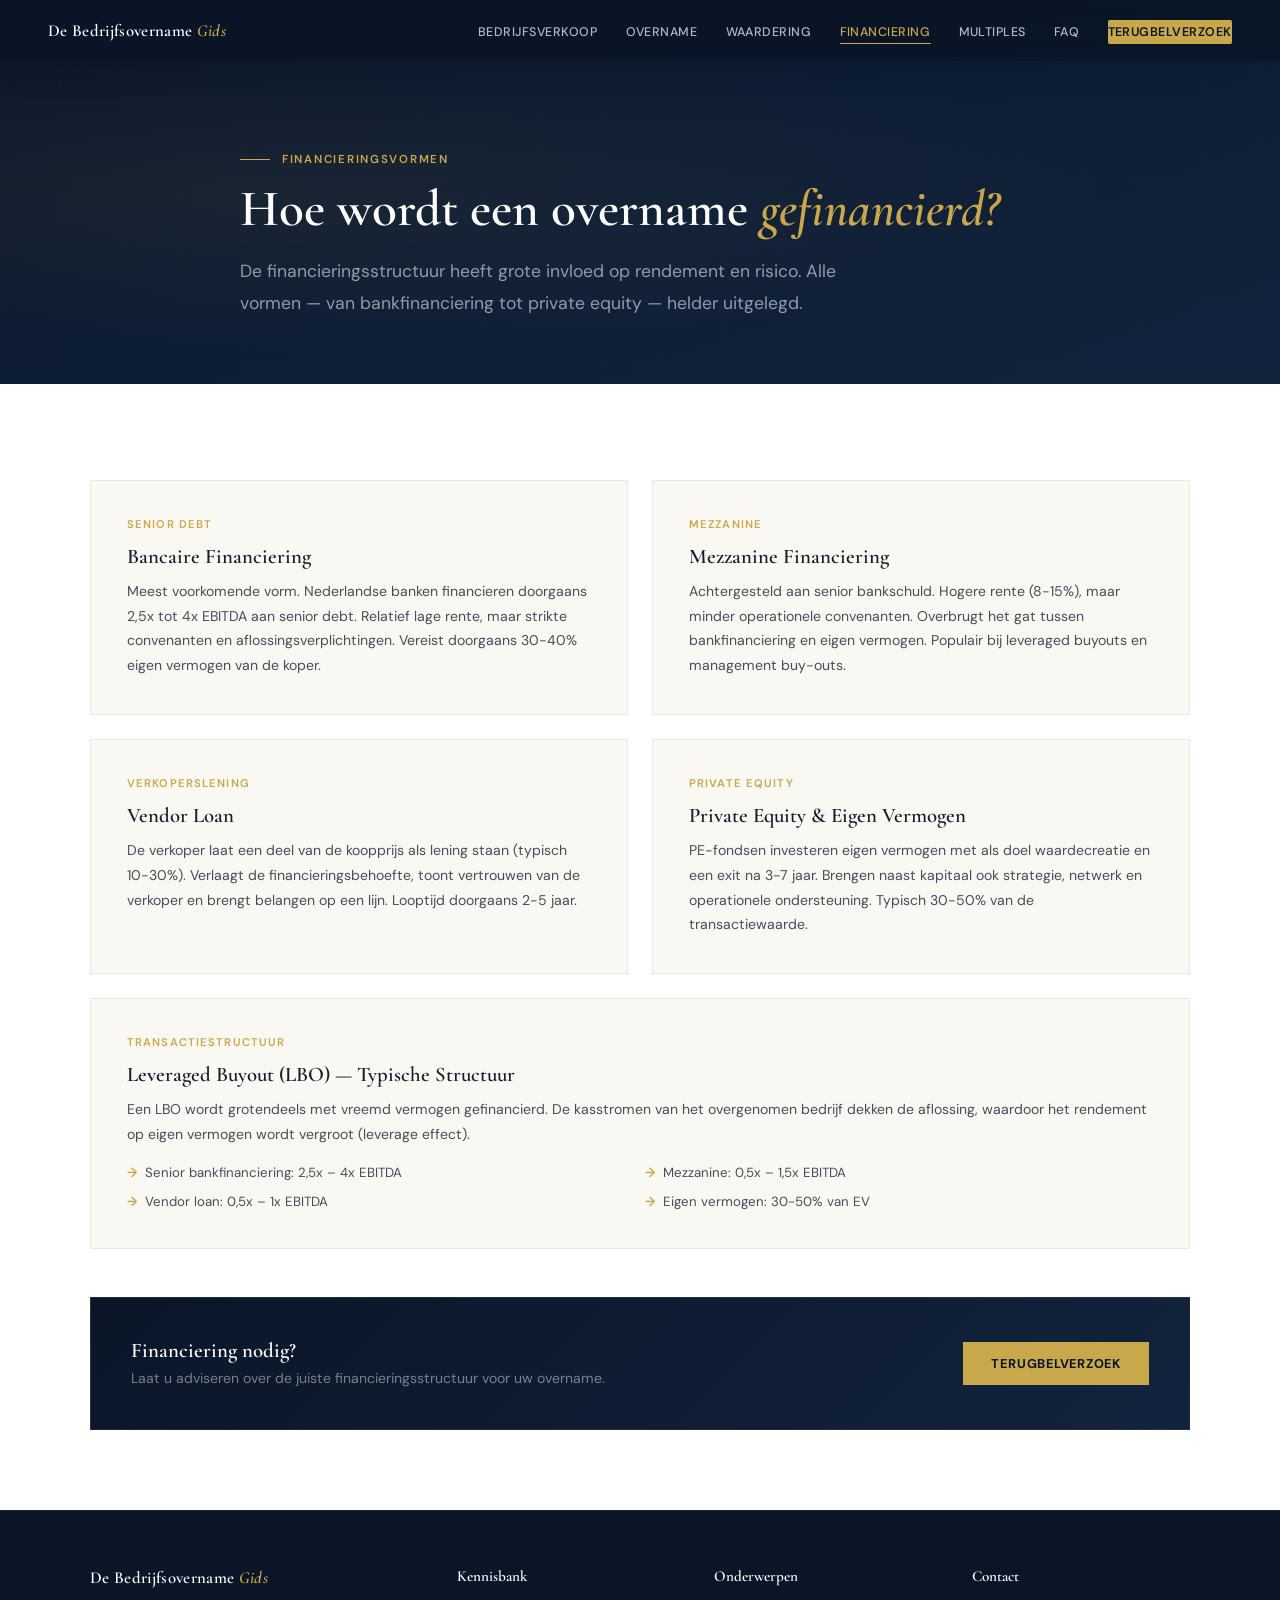
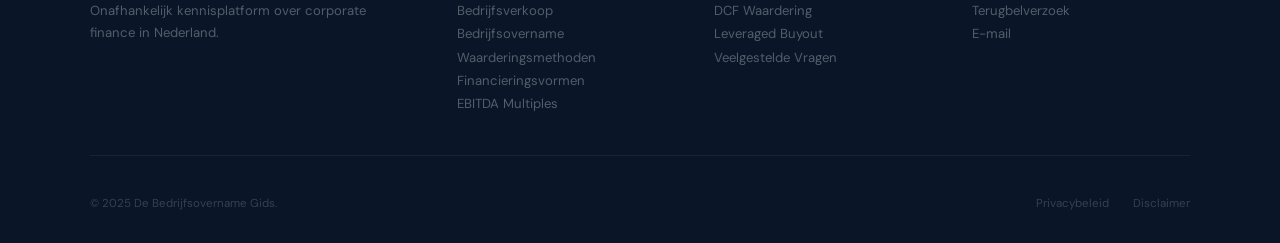
<file: financiering.html.html>
<!DOCTYPE html><html lang="nl"><head><meta charset="UTF-8"><meta name="viewport" content="width=device-width, initial-scale=1.0">
<title>Financieringsvormen bij Overnames | De Bedrijfsovername Gids</title>
<meta name="description" content="Hoe wordt een overname gefinancierd? Senior debt, mezzanine, vendor loans, private equity en LBO-structuren uitgelegd.">
<meta name="keywords" content="overnamefinanciering, leveraged buyout, mezzanine financiering, vendor loan, senior debt, private equity nederland, LBO structuur, bankfinanciering overname">
<link rel="canonical" href="https://www.debedrijfsovernamegids.nl/financiering.html">
<meta property="og:title" content="Financieringsvormen bij Overnames | De Bedrijfsovername Gids"><meta property="og:locale" content="nl_NL">
<link rel="stylesheet" href="css/style.css">
</head><body><nav id="navbar"><a href="index.html" class="nav-logo">De Bedrijfsovername <span>Gids</span></a><ul class="nav-links" id="navLinks"><li><a href="bedrijfsverkoop.html">Bedrijfsverkoop</a></li><li><a href="overname.html">Overname</a></li><li><a href="waardering.html">Waardering</a></li><li><a href="financiering.html" class="active">Financiering</a></li><li><a href="multiples.html">Multiples</a></li><li><a href="faq.html">FAQ</a></li><li><a href="javascript:void(0)" class="nav-cta-btn" onclick="openModal()">Terugbelverzoek</a></li></ul><button class="mobile-toggle" aria-label="Menu"><span></span><span></span><span></span></button></nav><button class="sticky-cta" id="stickyCta" onclick="openModal()"><svg viewBox="0 0 24 24" fill="none" stroke="currentColor" stroke-width="2"><path d="M22 16.92v3a2 2 0 0 1-2.18 2 19.79 19.79 0 0 1-8.63-3.07 19.5 19.5 0 0 1-6-6 19.79 19.79 0 0 1-3.07-8.67A2 2 0 0 1 4.11 2h3a2 2 0 0 1 2 1.72c.127.96.361 1.903.7 2.81a2 2 0 0 1-.45 2.11L8.09 9.91a16 16 0 0 0 6 6l1.27-1.27a2 2 0 0 1 2.11-.45c.907.339 1.85.573 2.81.7A2 2 0 0 1 22 16.92z"/></svg>Gratis Terugbelverzoek</button><div class="modal-overlay" id="modalOverlay" onclick="if(event.target===this)closeModal()"><div class="modal"><button class="modal-close" onclick="closeModal()">&times;</button><div id="formContainer"><div class="modal-label">Vrijblijvend &amp; Vertrouwelijk</div><h2>Spreek een adviseur</h2><p>Laat uw gegevens achter en een ervaren adviseur neemt binnen 24 uur contact op.</p><form id="contactForm" onsubmit="submitForm(event)"><div class="form-row"><div class="form-group"><label for="naam">Naam *</label><input type="text" id="naam" placeholder="Uw volledige naam" required></div><div class="form-group"><label for="bedrijf">Bedrijfsnaam</label><input type="text" id="bedrijf" placeholder="Naam van uw bedrijf"></div></div><div class="form-row"><div class="form-group"><label for="email">E-mailadres *</label><input type="email" id="email" placeholder="uw@email.nl" required></div><div class="form-group"><label for="telefoon">Telefoonnummer *</label><input type="tel" id="telefoon" placeholder="+31 6 1234 5678" required></div></div><div class="form-group"><label for="onderwerp">Onderwerp</label><select id="onderwerp"><option value="">Selecteer...</option><option value="verkoop">Bedrijf verkopen</option><option value="overname">Bedrijf overnemen</option><option value="waardering">Bedrijfswaardering</option><option value="financiering">Financiering</option><option value="anders">Anders</option></select></div><div class="form-group"><label for="toelichting">Toelichting</label><textarea id="toelichting" placeholder="Vertel kort..."></textarea></div><button type="submit" class="form-submit">Versturen &rarr;</button></form><p class="form-privacy">Uw gegevens worden vertrouwelijk behandeld.</p></div><div class="form-success" id="formSuccess"><svg width="56" height="56" viewBox="0 0 56 56" fill="none"><circle cx="28" cy="28" r="28" fill="#0a1628"/><path d="M18 28l7 7 13-13" stroke="#c9a84c" stroke-width="3" stroke-linecap="round" stroke-linejoin="round"/></svg><h3>Bedankt!</h3><p>Een adviseur neemt binnen 24 uur contact op.</p></div></div></div><div class="page-hero"><div class="page-hero-bg"></div><div class="page-hero-pattern"></div><div class="page-hero-content"><div class="section-label">Financieringsvormen</div><h1>Hoe wordt een overname <em>gefinancierd?</em></h1><p>De financieringsstructuur heeft grote invloed op rendement en risico. Alle vormen — van bankfinanciering tot private equity — helder uitgelegd.</p></div></div>
<section class="content-light"><div class="section-inner">
<div class="info-grid">
<div class="info-card reveal"><div class="info-card-label">Senior Debt</div><h3>Bancaire Financiering</h3><p>Meest voorkomende vorm. Nederlandse banken financieren doorgaans 2,5x tot 4x EBITDA aan senior debt. Relatief lage rente, maar strikte convenanten en aflossingsverplichtingen. Vereist doorgaans 30-40% eigen vermogen van de koper.</p></div>
<div class="info-card reveal"><div class="info-card-label">Mezzanine</div><h3>Mezzanine Financiering</h3><p>Achtergesteld aan senior bankschuld. Hogere rente (8-15%), maar minder operationele convenanten. Overbrugt het gat tussen bankfinanciering en eigen vermogen. Populair bij leveraged buyouts en management buy-outs.</p></div>
<div class="info-card reveal"><div class="info-card-label">Verkoperslening</div><h3>Vendor Loan</h3><p>De verkoper laat een deel van de koopprijs als lening staan (typisch 10-30%). Verlaagt de financieringsbehoefte, toont vertrouwen van de verkoper en brengt belangen op een lijn. Looptijd doorgaans 2-5 jaar.</p></div>
<div class="info-card reveal"><div class="info-card-label">Private Equity</div><h3>Private Equity & Eigen Vermogen</h3><p>PE-fondsen investeren eigen vermogen met als doel waardecreatie en een exit na 3-7 jaar. Brengen naast kapitaal ook strategie, netwerk en operationele ondersteuning. Typisch 30-50% van de transactiewaarde.</p></div>
</div>
<div class="info-card reveal" style="margin-top:1.5rem;max-width:100%"><div class="info-card-label">Transactiestructuur</div><h3>Leveraged Buyout (LBO) — Typische Structuur</h3><p>Een LBO wordt grotendeels met vreemd vermogen gefinancierd. De kasstromen van het overgenomen bedrijf dekken de aflossing, waardoor het rendement op eigen vermogen wordt vergroot (leverage effect).</p><div class="timeline-details" style="margin-top:1rem"><div class="timeline-detail">Senior bankfinanciering: 2,5x – 4x EBITDA</div><div class="timeline-detail">Mezzanine: 0,5x – 1,5x EBITDA</div><div class="timeline-detail">Vendor loan: 0,5x – 1x EBITDA</div><div class="timeline-detail">Eigen vermogen: 30-50% van EV</div></div></div><div class="inline-cta reveal"><div class="inline-cta-text"><h3>Financiering nodig?</h3><p>Laat u adviseren over de juiste financieringsstructuur voor uw overname.</p></div><button class="inline-cta-btn" onclick="openModal()">Terugbelverzoek</button></div></div></section><footer><div class="footer-inner"><div class="footer-top"><div class="footer-brand"><a href="index.html" class="nav-logo">De Bedrijfsovername <span>Gids</span></a><p>Onafhankelijk kennisplatform over corporate finance in Nederland.</p></div><div class="footer-col"><h5>Kennisbank</h5><a href="bedrijfsverkoop.html">Bedrijfsverkoop</a><a href="overname.html">Bedrijfsovername</a><a href="waardering.html">Waarderingsmethoden</a><a href="financiering.html">Financieringsvormen</a><a href="multiples.html">EBITDA Multiples</a></div><div class="footer-col"><h5>Onderwerpen</h5><a href="waardering.html">DCF Waardering</a><a href="financiering.html">Leveraged Buyout</a><a href="faq.html">Veelgestelde Vragen</a></div><div class="footer-col"><h5>Contact</h5><a href="javascript:void(0)" onclick="openModal()">Terugbelverzoek</a><a href="mailto:info@debedrijfsovernamegids.nl">E-mail</a></div></div><div class="footer-bottom"><p>&copy; 2025 De Bedrijfsovername Gids.</p><div class="footer-bottom-links"><a href="#">Privacybeleid</a><a href="#">Disclaimer</a></div></div></div></footer><script src="js/main.js"></script></body></html>
</file>
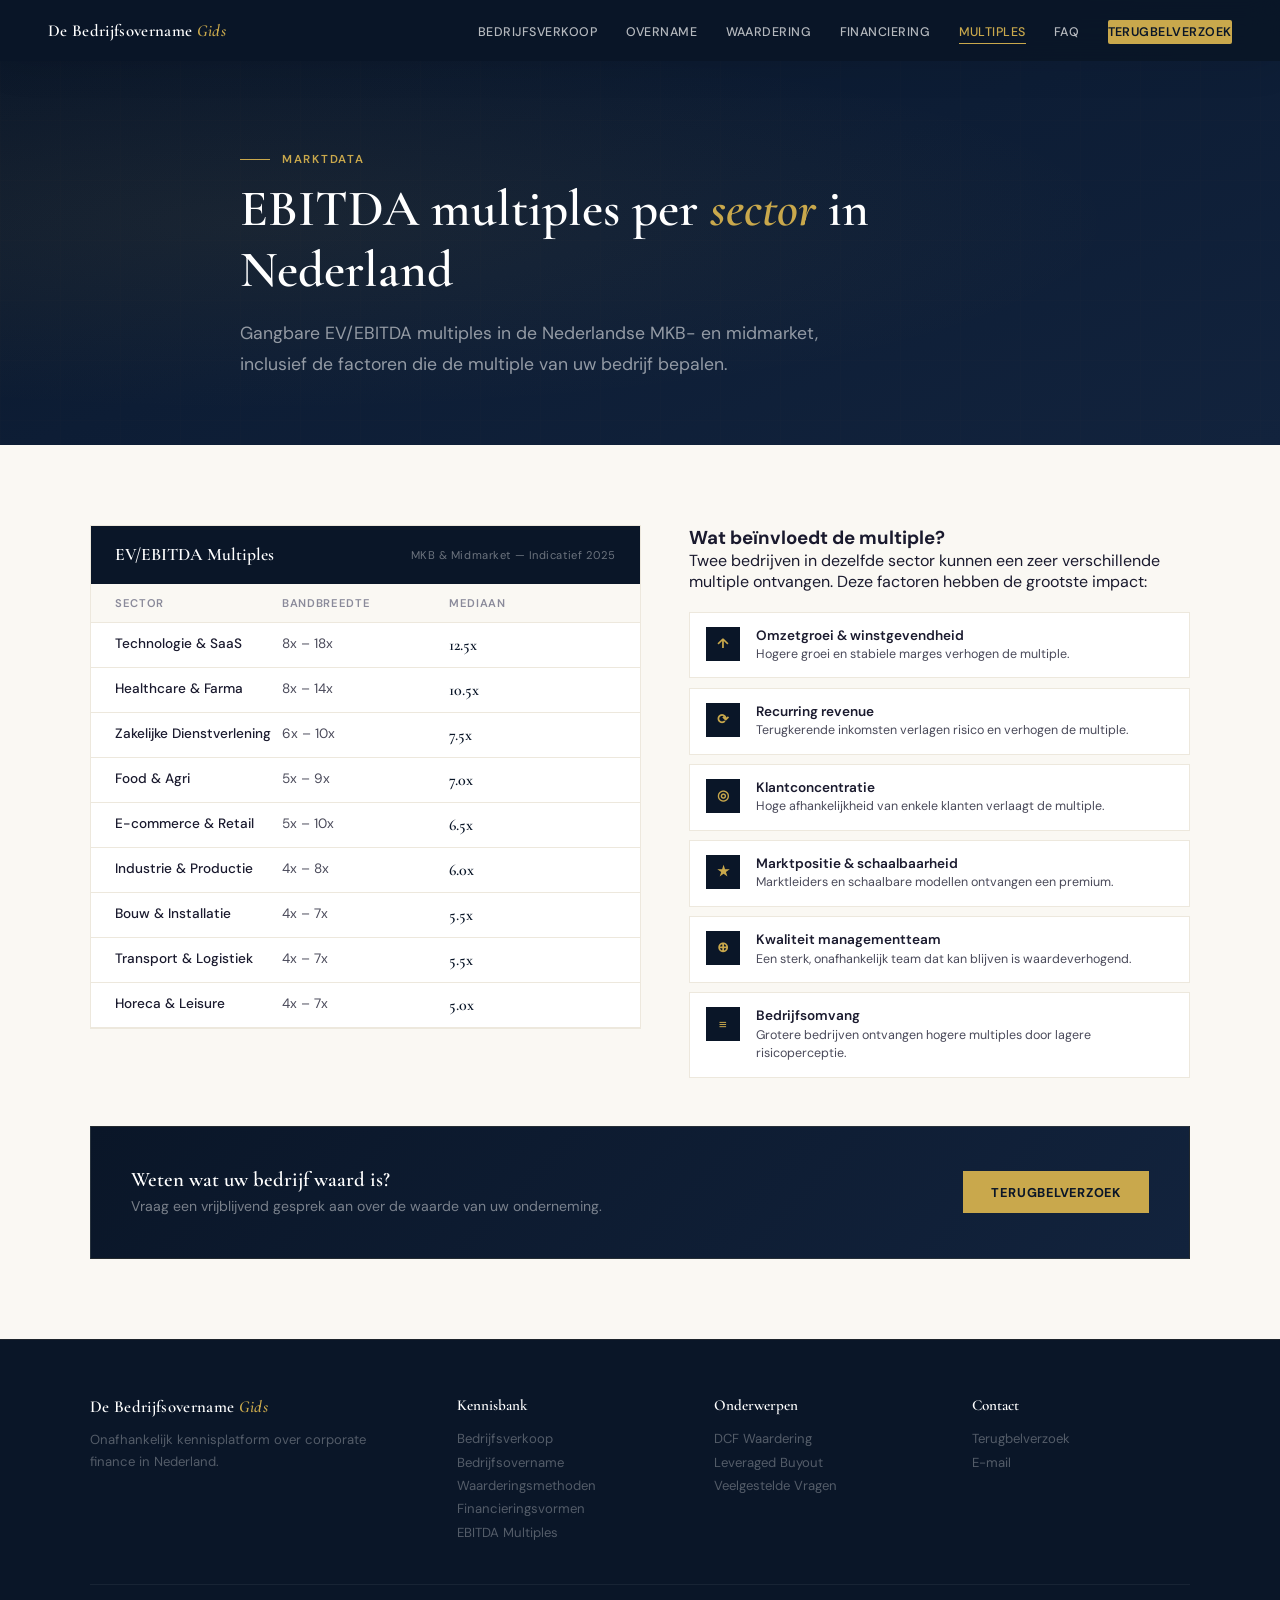
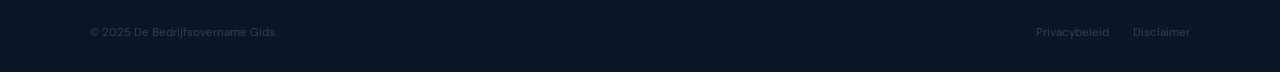
<file: multiples.html>
<!DOCTYPE html><html lang="nl"><head><meta charset="UTF-8"><meta name="viewport" content="width=device-width, initial-scale=1.0">
<title>EBITDA Multiples per Sector in Nederland | De Bedrijfsovername Gids</title>
<meta name="description" content="Overzicht van gangbare EV/EBITDA multiples per sector in de Nederlandse MKB- en midmarket. Inclusief factoren die de multiple beïnvloeden.">
<meta name="keywords" content="EBITDA multiples nederland, EV/EBITDA per sector, waardering multiples, enterprise value multiples, MKB multiples, bedrijf waarde multiple">
<link rel="canonical" href="https://www.debedrijfsovernamegids.nl/multiples.html">
<meta property="og:title" content="EBITDA Multiples per Sector in Nederland | De Bedrijfsovername Gids"><meta property="og:locale" content="nl_NL">
<link rel="stylesheet" href="css/style.css">
</head><body><nav id="navbar"><a href="index.html" class="nav-logo">De Bedrijfsovername <span>Gids</span></a><ul class="nav-links" id="navLinks"><li><a href="bedrijfsverkoop.html">Bedrijfsverkoop</a></li><li><a href="overname.html">Overname</a></li><li><a href="waardering.html">Waardering</a></li><li><a href="financiering.html">Financiering</a></li><li><a href="multiples.html" class="active">Multiples</a></li><li><a href="faq.html">FAQ</a></li><li><a href="javascript:void(0)" class="nav-cta-btn" onclick="openModal()">Terugbelverzoek</a></li></ul><button class="mobile-toggle" aria-label="Menu"><span></span><span></span><span></span></button></nav><button class="sticky-cta" id="stickyCta" onclick="openModal()"><svg viewBox="0 0 24 24" fill="none" stroke="currentColor" stroke-width="2"><path d="M22 16.92v3a2 2 0 0 1-2.18 2 19.79 19.79 0 0 1-8.63-3.07 19.5 19.5 0 0 1-6-6 19.79 19.79 0 0 1-3.07-8.67A2 2 0 0 1 4.11 2h3a2 2 0 0 1 2 1.72c.127.96.361 1.903.7 2.81a2 2 0 0 1-.45 2.11L8.09 9.91a16 16 0 0 0 6 6l1.27-1.27a2 2 0 0 1 2.11-.45c.907.339 1.85.573 2.81.7A2 2 0 0 1 22 16.92z"/></svg>Gratis Terugbelverzoek</button><div class="modal-overlay" id="modalOverlay" onclick="if(event.target===this)closeModal()"><div class="modal"><button class="modal-close" onclick="closeModal()">&times;</button><div id="formContainer"><div class="modal-label">Vrijblijvend &amp; Vertrouwelijk</div><h2>Spreek een adviseur</h2><p>Laat uw gegevens achter en een ervaren adviseur neemt binnen 24 uur contact op.</p><form id="contactForm" onsubmit="submitForm(event)"><div class="form-row"><div class="form-group"><label for="naam">Naam *</label><input type="text" id="naam" placeholder="Uw volledige naam" required></div><div class="form-group"><label for="bedrijf">Bedrijfsnaam</label><input type="text" id="bedrijf" placeholder="Naam van uw bedrijf"></div></div><div class="form-row"><div class="form-group"><label for="email">E-mailadres *</label><input type="email" id="email" placeholder="uw@email.nl" required></div><div class="form-group"><label for="telefoon">Telefoonnummer *</label><input type="tel" id="telefoon" placeholder="+31 6 1234 5678" required></div></div><div class="form-group"><label for="onderwerp">Onderwerp</label><select id="onderwerp"><option value="">Selecteer...</option><option value="verkoop">Bedrijf verkopen</option><option value="overname">Bedrijf overnemen</option><option value="waardering">Bedrijfswaardering</option><option value="financiering">Financiering</option><option value="anders">Anders</option></select></div><div class="form-group"><label for="toelichting">Toelichting</label><textarea id="toelichting" placeholder="Vertel kort..."></textarea></div><button type="submit" class="form-submit">Versturen &rarr;</button></form><p class="form-privacy">Uw gegevens worden vertrouwelijk behandeld.</p></div><div class="form-success" id="formSuccess"><svg width="56" height="56" viewBox="0 0 56 56" fill="none"><circle cx="28" cy="28" r="28" fill="#0a1628"/><path d="M18 28l7 7 13-13" stroke="#c9a84c" stroke-width="3" stroke-linecap="round" stroke-linejoin="round"/></svg><h3>Bedankt!</h3><p>Een adviseur neemt binnen 24 uur contact op.</p></div></div></div><div class="page-hero"><div class="page-hero-bg"></div><div class="page-hero-pattern"></div><div class="page-hero-content"><div class="section-label">Marktdata</div><h1>EBITDA multiples per <em>sector</em> in Nederland</h1><p>Gangbare EV/EBITDA multiples in de Nederlandse MKB- en midmarket, inclusief de factoren die de multiple van uw bedrijf bepalen.</p></div></div>
<section class="content-cream"><div class="section-inner">
<div class="multiples-layout">
<div class="multiples-table reveal"><div class="table-header"><h3>EV/EBITDA Multiples</h3><span>MKB & Midmarket — Indicatief 2025</span></div>
<div class="table-row header-row"><span>Sector</span><span>Bandbreedte</span><span>Mediaan</span></div>
<div class="table-row"><span class="sector">Technologie & SaaS</span><span class="range">8x – 18x</span><span class="median">12.5x</span></div>
<div class="table-row"><span class="sector">Healthcare & Farma</span><span class="range">8x – 14x</span><span class="median">10.5x</span></div>
<div class="table-row"><span class="sector">Zakelijke Dienstverlening</span><span class="range">6x – 10x</span><span class="median">7.5x</span></div>
<div class="table-row"><span class="sector">Food & Agri</span><span class="range">5x – 9x</span><span class="median">7.0x</span></div>
<div class="table-row"><span class="sector">E-commerce & Retail</span><span class="range">5x – 10x</span><span class="median">6.5x</span></div>
<div class="table-row"><span class="sector">Industrie & Productie</span><span class="range">4x – 8x</span><span class="median">6.0x</span></div>
<div class="table-row"><span class="sector">Bouw & Installatie</span><span class="range">4x – 7x</span><span class="median">5.5x</span></div>
<div class="table-row"><span class="sector">Transport & Logistiek</span><span class="range">4x – 7x</span><span class="median">5.5x</span></div>
<div class="table-row"><span class="sector">Horeca & Leisure</span><span class="range">4x – 7x</span><span class="median">5.0x</span></div>
</div>
<div><div class="multiples-context reveal"><h3>Wat beïnvloedt de multiple?</h3><p>Twee bedrijven in dezelfde sector kunnen een zeer verschillende multiple ontvangen. Deze factoren hebben de grootste impact:</p></div>
<div class="factor-list">
<div class="factor-item reveal"><div class="factor-icon">&uarr;</div><div><h4>Omzetgroei & winstgevendheid</h4><p>Hogere groei en stabiele marges verhogen de multiple.</p></div></div>
<div class="factor-item reveal"><div class="factor-icon">&#x27F3;</div><div><h4>Recurring revenue</h4><p>Terugkerende inkomsten verlagen risico en verhogen de multiple.</p></div></div>
<div class="factor-item reveal"><div class="factor-icon">&#x25CE;</div><div><h4>Klantconcentratie</h4><p>Hoge afhankelijkheid van enkele klanten verlaagt de multiple.</p></div></div>
<div class="factor-item reveal"><div class="factor-icon">&starf;</div><div><h4>Marktpositie & schaalbaarheid</h4><p>Marktleiders en schaalbare modellen ontvangen een premium.</p></div></div>
<div class="factor-item reveal"><div class="factor-icon">&#x2295;</div><div><h4>Kwaliteit managementteam</h4><p>Een sterk, onafhankelijk team dat kan blijven is waardeverhogend.</p></div></div>
<div class="factor-item reveal"><div class="factor-icon">&#x2261;</div><div><h4>Bedrijfsomvang</h4><p>Grotere bedrijven ontvangen hogere multiples door lagere risicoperceptie.</p></div></div>
</div></div></div><div class="inline-cta reveal"><div class="inline-cta-text"><h3>Weten wat uw bedrijf waard is?</h3><p>Vraag een vrijblijvend gesprek aan over de waarde van uw onderneming.</p></div><button class="inline-cta-btn" onclick="openModal()">Terugbelverzoek</button></div></div></section><footer><div class="footer-inner"><div class="footer-top"><div class="footer-brand"><a href="index.html" class="nav-logo">De Bedrijfsovername <span>Gids</span></a><p>Onafhankelijk kennisplatform over corporate finance in Nederland.</p></div><div class="footer-col"><h5>Kennisbank</h5><a href="bedrijfsverkoop.html">Bedrijfsverkoop</a><a href="overname.html">Bedrijfsovername</a><a href="waardering.html">Waarderingsmethoden</a><a href="financiering.html">Financieringsvormen</a><a href="multiples.html">EBITDA Multiples</a></div><div class="footer-col"><h5>Onderwerpen</h5><a href="waardering.html">DCF Waardering</a><a href="financiering.html">Leveraged Buyout</a><a href="faq.html">Veelgestelde Vragen</a></div><div class="footer-col"><h5>Contact</h5><a href="javascript:void(0)" onclick="openModal()">Terugbelverzoek</a><a href="mailto:info@debedrijfsovernamegids.nl">E-mail</a></div></div><div class="footer-bottom"><p>&copy; 2025 De Bedrijfsovername Gids.</p><div class="footer-bottom-links"><a href="#">Privacybeleid</a><a href="#">Disclaimer</a></div></div></div></footer><script src="js/main.js"></script></body></html>
</file>
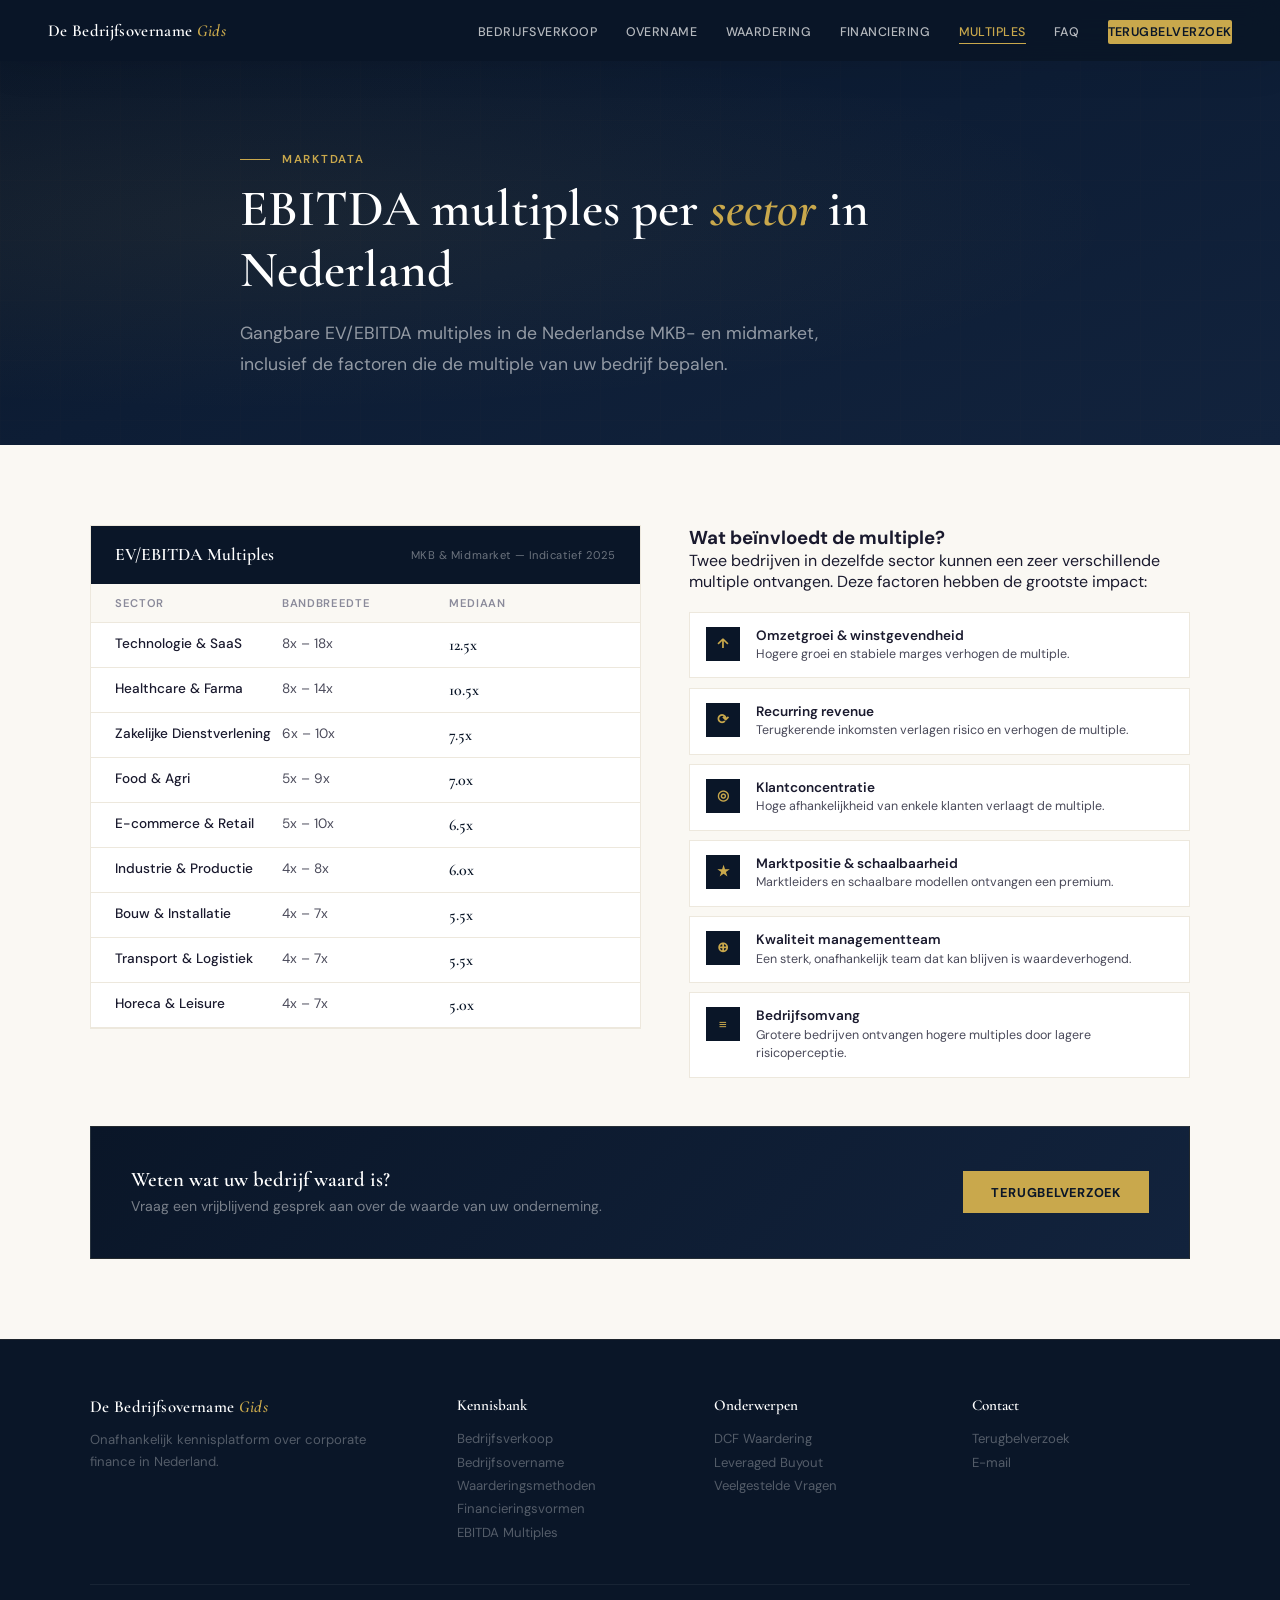
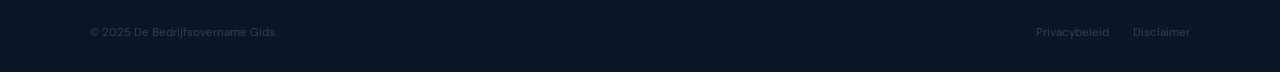
<file: multiples.html.html>
<!DOCTYPE html><html lang="nl"><head><meta charset="UTF-8"><meta name="viewport" content="width=device-width, initial-scale=1.0">
<title>EBITDA Multiples per Sector in Nederland | De Bedrijfsovername Gids</title>
<meta name="description" content="Overzicht van gangbare EV/EBITDA multiples per sector in de Nederlandse MKB- en midmarket. Inclusief factoren die de multiple beïnvloeden.">
<meta name="keywords" content="EBITDA multiples nederland, EV/EBITDA per sector, waardering multiples, enterprise value multiples, MKB multiples, bedrijf waarde multiple">
<link rel="canonical" href="https://www.debedrijfsovernamegids.nl/multiples.html">
<meta property="og:title" content="EBITDA Multiples per Sector in Nederland | De Bedrijfsovername Gids"><meta property="og:locale" content="nl_NL">
<link rel="stylesheet" href="css/style.css">
</head><body><nav id="navbar"><a href="index.html" class="nav-logo">De Bedrijfsovername <span>Gids</span></a><ul class="nav-links" id="navLinks"><li><a href="bedrijfsverkoop.html">Bedrijfsverkoop</a></li><li><a href="overname.html">Overname</a></li><li><a href="waardering.html">Waardering</a></li><li><a href="financiering.html">Financiering</a></li><li><a href="multiples.html" class="active">Multiples</a></li><li><a href="faq.html">FAQ</a></li><li><a href="javascript:void(0)" class="nav-cta-btn" onclick="openModal()">Terugbelverzoek</a></li></ul><button class="mobile-toggle" aria-label="Menu"><span></span><span></span><span></span></button></nav><button class="sticky-cta" id="stickyCta" onclick="openModal()"><svg viewBox="0 0 24 24" fill="none" stroke="currentColor" stroke-width="2"><path d="M22 16.92v3a2 2 0 0 1-2.18 2 19.79 19.79 0 0 1-8.63-3.07 19.5 19.5 0 0 1-6-6 19.79 19.79 0 0 1-3.07-8.67A2 2 0 0 1 4.11 2h3a2 2 0 0 1 2 1.72c.127.96.361 1.903.7 2.81a2 2 0 0 1-.45 2.11L8.09 9.91a16 16 0 0 0 6 6l1.27-1.27a2 2 0 0 1 2.11-.45c.907.339 1.85.573 2.81.7A2 2 0 0 1 22 16.92z"/></svg>Gratis Terugbelverzoek</button><div class="modal-overlay" id="modalOverlay" onclick="if(event.target===this)closeModal()"><div class="modal"><button class="modal-close" onclick="closeModal()">&times;</button><div id="formContainer"><div class="modal-label">Vrijblijvend &amp; Vertrouwelijk</div><h2>Spreek een adviseur</h2><p>Laat uw gegevens achter en een ervaren adviseur neemt binnen 24 uur contact op.</p><form id="contactForm" onsubmit="submitForm(event)"><div class="form-row"><div class="form-group"><label for="naam">Naam *</label><input type="text" id="naam" placeholder="Uw volledige naam" required></div><div class="form-group"><label for="bedrijf">Bedrijfsnaam</label><input type="text" id="bedrijf" placeholder="Naam van uw bedrijf"></div></div><div class="form-row"><div class="form-group"><label for="email">E-mailadres *</label><input type="email" id="email" placeholder="uw@email.nl" required></div><div class="form-group"><label for="telefoon">Telefoonnummer *</label><input type="tel" id="telefoon" placeholder="+31 6 1234 5678" required></div></div><div class="form-group"><label for="onderwerp">Onderwerp</label><select id="onderwerp"><option value="">Selecteer...</option><option value="verkoop">Bedrijf verkopen</option><option value="overname">Bedrijf overnemen</option><option value="waardering">Bedrijfswaardering</option><option value="financiering">Financiering</option><option value="anders">Anders</option></select></div><div class="form-group"><label for="toelichting">Toelichting</label><textarea id="toelichting" placeholder="Vertel kort..."></textarea></div><button type="submit" class="form-submit">Versturen &rarr;</button></form><p class="form-privacy">Uw gegevens worden vertrouwelijk behandeld.</p></div><div class="form-success" id="formSuccess"><svg width="56" height="56" viewBox="0 0 56 56" fill="none"><circle cx="28" cy="28" r="28" fill="#0a1628"/><path d="M18 28l7 7 13-13" stroke="#c9a84c" stroke-width="3" stroke-linecap="round" stroke-linejoin="round"/></svg><h3>Bedankt!</h3><p>Een adviseur neemt binnen 24 uur contact op.</p></div></div></div><div class="page-hero"><div class="page-hero-bg"></div><div class="page-hero-pattern"></div><div class="page-hero-content"><div class="section-label">Marktdata</div><h1>EBITDA multiples per <em>sector</em> in Nederland</h1><p>Gangbare EV/EBITDA multiples in de Nederlandse MKB- en midmarket, inclusief de factoren die de multiple van uw bedrijf bepalen.</p></div></div>
<section class="content-cream"><div class="section-inner">
<div class="multiples-layout">
<div class="multiples-table reveal"><div class="table-header"><h3>EV/EBITDA Multiples</h3><span>MKB & Midmarket — Indicatief 2025</span></div>
<div class="table-row header-row"><span>Sector</span><span>Bandbreedte</span><span>Mediaan</span></div>
<div class="table-row"><span class="sector">Technologie & SaaS</span><span class="range">8x – 18x</span><span class="median">12.5x</span></div>
<div class="table-row"><span class="sector">Healthcare & Farma</span><span class="range">8x – 14x</span><span class="median">10.5x</span></div>
<div class="table-row"><span class="sector">Zakelijke Dienstverlening</span><span class="range">6x – 10x</span><span class="median">7.5x</span></div>
<div class="table-row"><span class="sector">Food & Agri</span><span class="range">5x – 9x</span><span class="median">7.0x</span></div>
<div class="table-row"><span class="sector">E-commerce & Retail</span><span class="range">5x – 10x</span><span class="median">6.5x</span></div>
<div class="table-row"><span class="sector">Industrie & Productie</span><span class="range">4x – 8x</span><span class="median">6.0x</span></div>
<div class="table-row"><span class="sector">Bouw & Installatie</span><span class="range">4x – 7x</span><span class="median">5.5x</span></div>
<div class="table-row"><span class="sector">Transport & Logistiek</span><span class="range">4x – 7x</span><span class="median">5.5x</span></div>
<div class="table-row"><span class="sector">Horeca & Leisure</span><span class="range">4x – 7x</span><span class="median">5.0x</span></div>
</div>
<div><div class="multiples-context reveal"><h3>Wat beïnvloedt de multiple?</h3><p>Twee bedrijven in dezelfde sector kunnen een zeer verschillende multiple ontvangen. Deze factoren hebben de grootste impact:</p></div>
<div class="factor-list">
<div class="factor-item reveal"><div class="factor-icon">&uarr;</div><div><h4>Omzetgroei & winstgevendheid</h4><p>Hogere groei en stabiele marges verhogen de multiple.</p></div></div>
<div class="factor-item reveal"><div class="factor-icon">&#x27F3;</div><div><h4>Recurring revenue</h4><p>Terugkerende inkomsten verlagen risico en verhogen de multiple.</p></div></div>
<div class="factor-item reveal"><div class="factor-icon">&#x25CE;</div><div><h4>Klantconcentratie</h4><p>Hoge afhankelijkheid van enkele klanten verlaagt de multiple.</p></div></div>
<div class="factor-item reveal"><div class="factor-icon">&starf;</div><div><h4>Marktpositie & schaalbaarheid</h4><p>Marktleiders en schaalbare modellen ontvangen een premium.</p></div></div>
<div class="factor-item reveal"><div class="factor-icon">&#x2295;</div><div><h4>Kwaliteit managementteam</h4><p>Een sterk, onafhankelijk team dat kan blijven is waardeverhogend.</p></div></div>
<div class="factor-item reveal"><div class="factor-icon">&#x2261;</div><div><h4>Bedrijfsomvang</h4><p>Grotere bedrijven ontvangen hogere multiples door lagere risicoperceptie.</p></div></div>
</div></div></div><div class="inline-cta reveal"><div class="inline-cta-text"><h3>Weten wat uw bedrijf waard is?</h3><p>Vraag een vrijblijvend gesprek aan over de waarde van uw onderneming.</p></div><button class="inline-cta-btn" onclick="openModal()">Terugbelverzoek</button></div></div></section><footer><div class="footer-inner"><div class="footer-top"><div class="footer-brand"><a href="index.html" class="nav-logo">De Bedrijfsovername <span>Gids</span></a><p>Onafhankelijk kennisplatform over corporate finance in Nederland.</p></div><div class="footer-col"><h5>Kennisbank</h5><a href="bedrijfsverkoop.html">Bedrijfsverkoop</a><a href="overname.html">Bedrijfsovername</a><a href="waardering.html">Waarderingsmethoden</a><a href="financiering.html">Financieringsvormen</a><a href="multiples.html">EBITDA Multiples</a></div><div class="footer-col"><h5>Onderwerpen</h5><a href="waardering.html">DCF Waardering</a><a href="financiering.html">Leveraged Buyout</a><a href="faq.html">Veelgestelde Vragen</a></div><div class="footer-col"><h5>Contact</h5><a href="javascript:void(0)" onclick="openModal()">Terugbelverzoek</a><a href="mailto:info@debedrijfsovernamegids.nl">E-mail</a></div></div><div class="footer-bottom"><p>&copy; 2025 De Bedrijfsovername Gids.</p><div class="footer-bottom-links"><a href="#">Privacybeleid</a><a href="#">Disclaimer</a></div></div></div></footer><script src="js/main.js"></script></body></html>
</file>
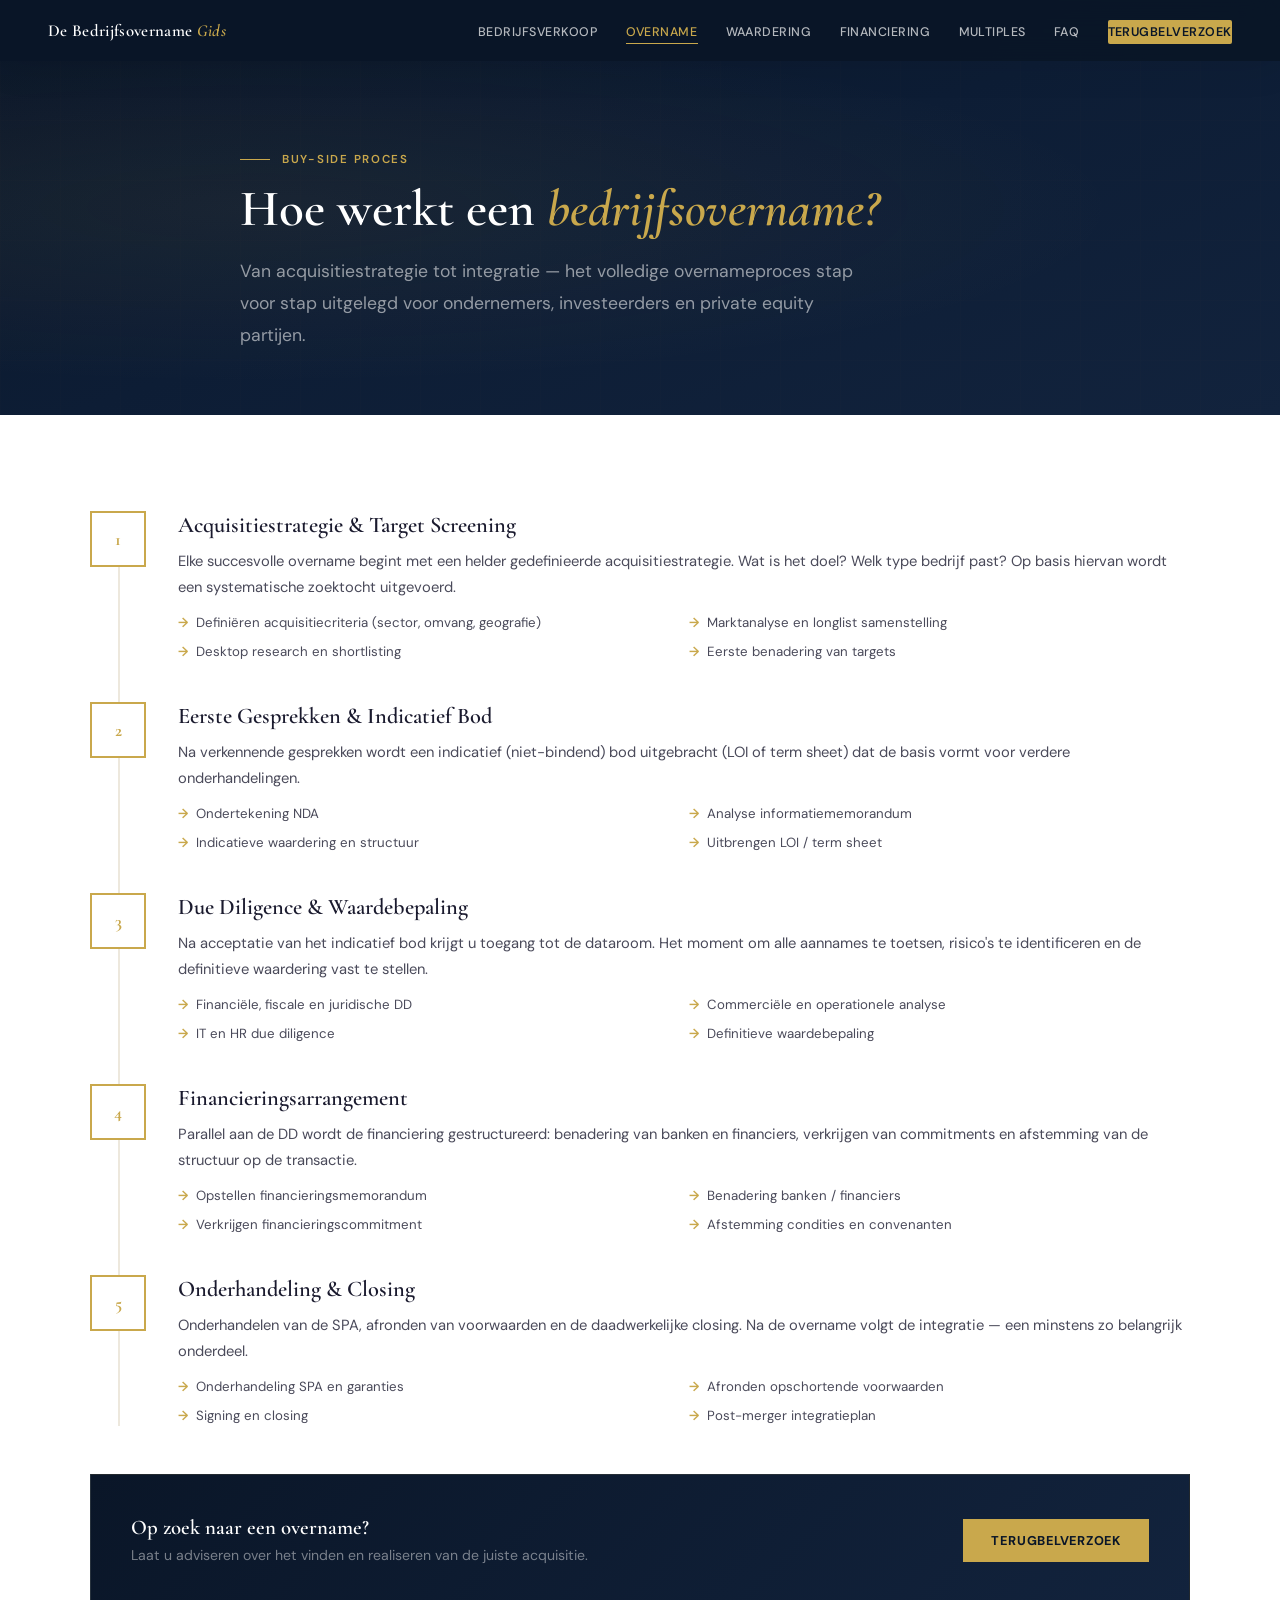
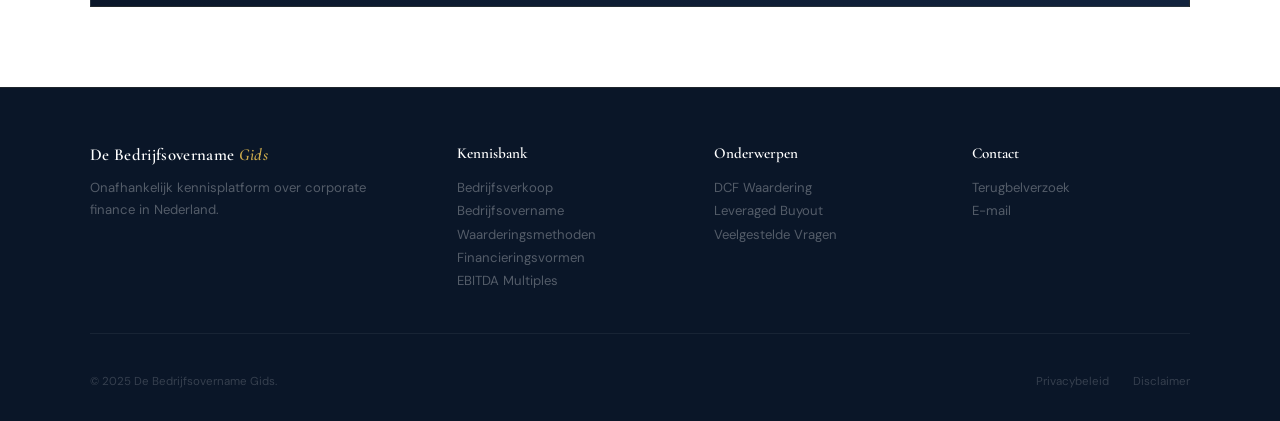
<file: overname.html>
<!DOCTYPE html><html lang="nl"><head><meta charset="UTF-8"><meta name="viewport" content="width=device-width, initial-scale=1.0">
<title>Bedrijfsovername — Het Buy-Side Proces | De Bedrijfsovername Gids</title>
<meta name="description" content="Hoe werkt een bedrijfsovername? Van acquisitiestrategie en target screening tot due diligence en closing.">
<meta name="keywords" content="bedrijfsovername, buy-side proces, acquisitie, overname stappen, target screening, LOI, management buy-in">
<link rel="canonical" href="https://www.debedrijfsovernamegids.nl/overname.html">
<meta property="og:title" content="Bedrijfsovername — Het Buy-Side Proces | De Bedrijfsovername Gids"><meta property="og:locale" content="nl_NL">
<link rel="stylesheet" href="css/style.css">
</head><body><nav id="navbar"><a href="index.html" class="nav-logo">De Bedrijfsovername <span>Gids</span></a><ul class="nav-links" id="navLinks"><li><a href="bedrijfsverkoop.html">Bedrijfsverkoop</a></li><li><a href="overname.html" class="active">Overname</a></li><li><a href="waardering.html">Waardering</a></li><li><a href="financiering.html">Financiering</a></li><li><a href="multiples.html">Multiples</a></li><li><a href="faq.html">FAQ</a></li><li><a href="javascript:void(0)" class="nav-cta-btn" onclick="openModal()">Terugbelverzoek</a></li></ul><button class="mobile-toggle" aria-label="Menu"><span></span><span></span><span></span></button></nav><button class="sticky-cta" id="stickyCta" onclick="openModal()"><svg viewBox="0 0 24 24" fill="none" stroke="currentColor" stroke-width="2"><path d="M22 16.92v3a2 2 0 0 1-2.18 2 19.79 19.79 0 0 1-8.63-3.07 19.5 19.5 0 0 1-6-6 19.79 19.79 0 0 1-3.07-8.67A2 2 0 0 1 4.11 2h3a2 2 0 0 1 2 1.72c.127.96.361 1.903.7 2.81a2 2 0 0 1-.45 2.11L8.09 9.91a16 16 0 0 0 6 6l1.27-1.27a2 2 0 0 1 2.11-.45c.907.339 1.85.573 2.81.7A2 2 0 0 1 22 16.92z"/></svg>Gratis Terugbelverzoek</button><div class="modal-overlay" id="modalOverlay" onclick="if(event.target===this)closeModal()"><div class="modal"><button class="modal-close" onclick="closeModal()">&times;</button><div id="formContainer"><div class="modal-label">Vrijblijvend &amp; Vertrouwelijk</div><h2>Spreek een adviseur</h2><p>Laat uw gegevens achter en een ervaren adviseur neemt binnen 24 uur contact op.</p><form id="contactForm" onsubmit="submitForm(event)"><div class="form-row"><div class="form-group"><label for="naam">Naam *</label><input type="text" id="naam" placeholder="Uw volledige naam" required></div><div class="form-group"><label for="bedrijf">Bedrijfsnaam</label><input type="text" id="bedrijf" placeholder="Naam van uw bedrijf"></div></div><div class="form-row"><div class="form-group"><label for="email">E-mailadres *</label><input type="email" id="email" placeholder="uw@email.nl" required></div><div class="form-group"><label for="telefoon">Telefoonnummer *</label><input type="tel" id="telefoon" placeholder="+31 6 1234 5678" required></div></div><div class="form-group"><label for="onderwerp">Onderwerp</label><select id="onderwerp"><option value="">Selecteer...</option><option value="verkoop">Bedrijf verkopen</option><option value="overname">Bedrijf overnemen</option><option value="waardering">Bedrijfswaardering</option><option value="financiering">Financiering</option><option value="anders">Anders</option></select></div><div class="form-group"><label for="toelichting">Toelichting</label><textarea id="toelichting" placeholder="Vertel kort..."></textarea></div><button type="submit" class="form-submit">Versturen &rarr;</button></form><p class="form-privacy">Uw gegevens worden vertrouwelijk behandeld.</p></div><div class="form-success" id="formSuccess"><svg width="56" height="56" viewBox="0 0 56 56" fill="none"><circle cx="28" cy="28" r="28" fill="#0a1628"/><path d="M18 28l7 7 13-13" stroke="#c9a84c" stroke-width="3" stroke-linecap="round" stroke-linejoin="round"/></svg><h3>Bedankt!</h3><p>Een adviseur neemt binnen 24 uur contact op.</p></div></div></div><div class="page-hero"><div class="page-hero-bg"></div><div class="page-hero-pattern"></div><div class="page-hero-content"><div class="section-label">Buy-Side Proces</div><h1>Hoe werkt een <em>bedrijfsovername?</em></h1><p>Van acquisitiestrategie tot integratie — het volledige overnameproces stap voor stap uitgelegd voor ondernemers, investeerders en private equity partijen.</p></div></div>
<section class="content-light"><div class="section-inner"><div class="timeline">
<div class="timeline-step reveal"><div class="timeline-marker">1</div><div class="timeline-content"><h3>Acquisitiestrategie & Target Screening</h3><p>Elke succesvolle overname begint met een helder gedefinieerde acquisitiestrategie. Wat is het doel? Welk type bedrijf past? Op basis hiervan wordt een systematische zoektocht uitgevoerd.</p><div class="timeline-details"><div class="timeline-detail">Definiëren acquisitiecriteria (sector, omvang, geografie)</div><div class="timeline-detail">Marktanalyse en longlist samenstelling</div><div class="timeline-detail">Desktop research en shortlisting</div><div class="timeline-detail">Eerste benadering van targets</div></div></div></div>
<div class="timeline-step reveal"><div class="timeline-marker">2</div><div class="timeline-content"><h3>Eerste Gesprekken & Indicatief Bod</h3><p>Na verkennende gesprekken wordt een indicatief (niet-bindend) bod uitgebracht (LOI of term sheet) dat de basis vormt voor verdere onderhandelingen.</p><div class="timeline-details"><div class="timeline-detail">Ondertekening NDA</div><div class="timeline-detail">Analyse informatiememorandum</div><div class="timeline-detail">Indicatieve waardering en structuur</div><div class="timeline-detail">Uitbrengen LOI / term sheet</div></div></div></div>
<div class="timeline-step reveal"><div class="timeline-marker">3</div><div class="timeline-content"><h3>Due Diligence & Waardebepaling</h3><p>Na acceptatie van het indicatief bod krijgt u toegang tot de dataroom. Het moment om alle aannames te toetsen, risico's te identificeren en de definitieve waardering vast te stellen.</p><div class="timeline-details"><div class="timeline-detail">Financiële, fiscale en juridische DD</div><div class="timeline-detail">Commerciële en operationele analyse</div><div class="timeline-detail">IT en HR due diligence</div><div class="timeline-detail">Definitieve waardebepaling</div></div></div></div>
<div class="timeline-step reveal"><div class="timeline-marker">4</div><div class="timeline-content"><h3>Financieringsarrangement</h3><p>Parallel aan de DD wordt de financiering gestructureerd: benadering van banken en financiers, verkrijgen van commitments en afstemming van de structuur op de transactie.</p><div class="timeline-details"><div class="timeline-detail">Opstellen financieringsmemorandum</div><div class="timeline-detail">Benadering banken / financiers</div><div class="timeline-detail">Verkrijgen financieringscommitment</div><div class="timeline-detail">Afstemming condities en convenanten</div></div></div></div>
<div class="timeline-step reveal"><div class="timeline-marker">5</div><div class="timeline-content"><h3>Onderhandeling & Closing</h3><p>Onderhandelen van de SPA, afronden van voorwaarden en de daadwerkelijke closing. Na de overname volgt de integratie — een minstens zo belangrijk onderdeel.</p><div class="timeline-details"><div class="timeline-detail">Onderhandeling SPA en garanties</div><div class="timeline-detail">Afronden opschortende voorwaarden</div><div class="timeline-detail">Signing en closing</div><div class="timeline-detail">Post-merger integratieplan</div></div></div></div>
</div><div class="inline-cta reveal"><div class="inline-cta-text"><h3>Op zoek naar een overname?</h3><p>Laat u adviseren over het vinden en realiseren van de juiste acquisitie.</p></div><button class="inline-cta-btn" onclick="openModal()">Terugbelverzoek</button></div></div></section><footer><div class="footer-inner"><div class="footer-top"><div class="footer-brand"><a href="index.html" class="nav-logo">De Bedrijfsovername <span>Gids</span></a><p>Onafhankelijk kennisplatform over corporate finance in Nederland.</p></div><div class="footer-col"><h5>Kennisbank</h5><a href="bedrijfsverkoop.html">Bedrijfsverkoop</a><a href="overname.html">Bedrijfsovername</a><a href="waardering.html">Waarderingsmethoden</a><a href="financiering.html">Financieringsvormen</a><a href="multiples.html">EBITDA Multiples</a></div><div class="footer-col"><h5>Onderwerpen</h5><a href="waardering.html">DCF Waardering</a><a href="financiering.html">Leveraged Buyout</a><a href="faq.html">Veelgestelde Vragen</a></div><div class="footer-col"><h5>Contact</h5><a href="javascript:void(0)" onclick="openModal()">Terugbelverzoek</a><a href="mailto:info@debedrijfsovernamegids.nl">E-mail</a></div></div><div class="footer-bottom"><p>&copy; 2025 De Bedrijfsovername Gids.</p><div class="footer-bottom-links"><a href="#">Privacybeleid</a><a href="#">Disclaimer</a></div></div></div></footer><script src="js/main.js"></script></body></html>
</file>
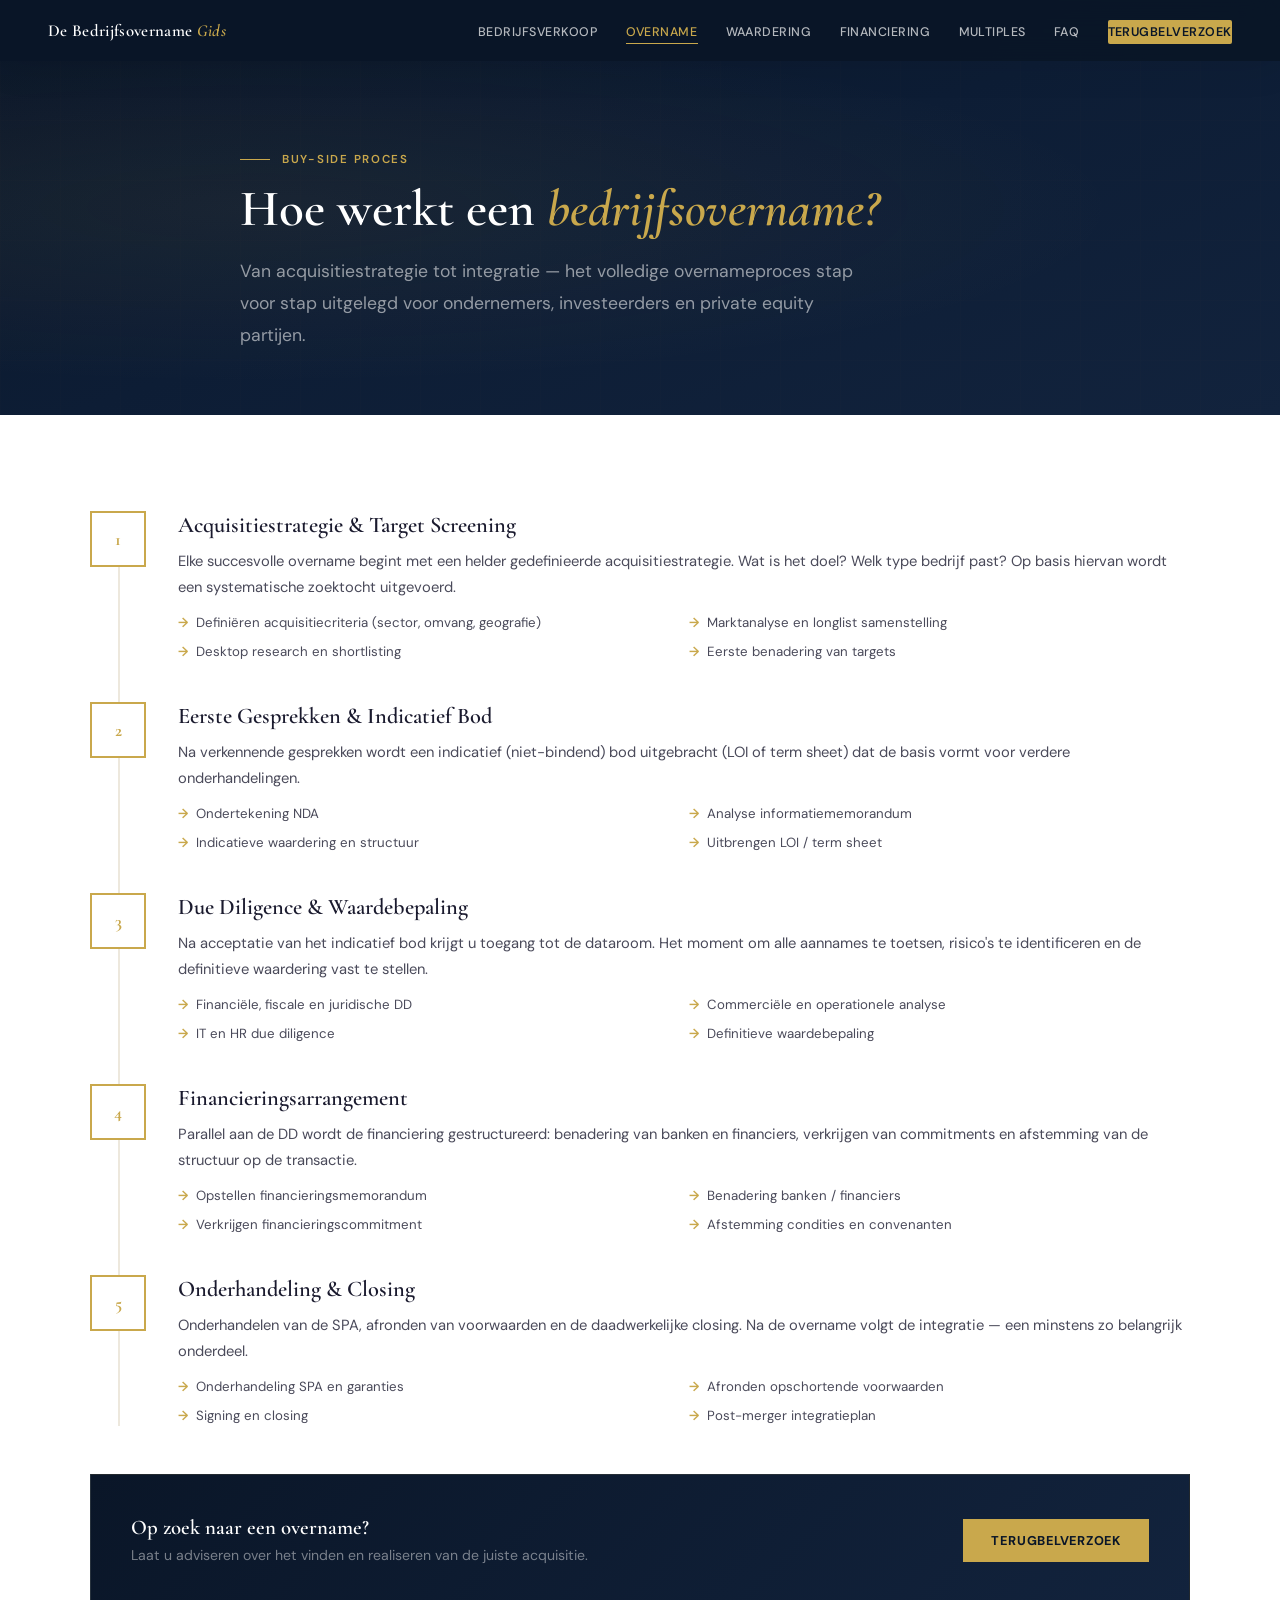
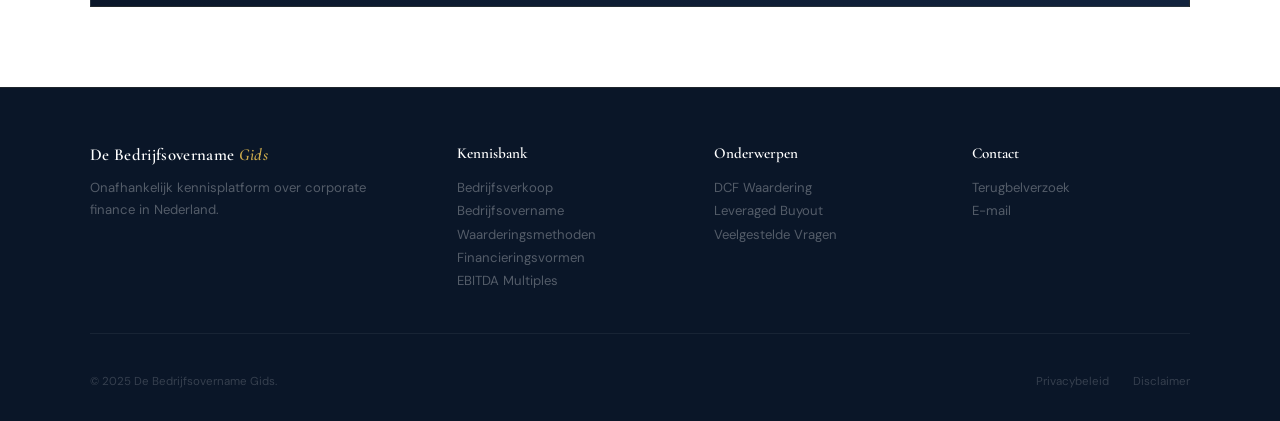
<file: overname.html.html>
<!DOCTYPE html><html lang="nl"><head><meta charset="UTF-8"><meta name="viewport" content="width=device-width, initial-scale=1.0">
<title>Bedrijfsovername — Het Buy-Side Proces | De Bedrijfsovername Gids</title>
<meta name="description" content="Hoe werkt een bedrijfsovername? Van acquisitiestrategie en target screening tot due diligence en closing.">
<meta name="keywords" content="bedrijfsovername, buy-side proces, acquisitie, overname stappen, target screening, LOI, management buy-in">
<link rel="canonical" href="https://www.debedrijfsovernamegids.nl/overname.html">
<meta property="og:title" content="Bedrijfsovername — Het Buy-Side Proces | De Bedrijfsovername Gids"><meta property="og:locale" content="nl_NL">
<link rel="stylesheet" href="css/style.css">
</head><body><nav id="navbar"><a href="index.html" class="nav-logo">De Bedrijfsovername <span>Gids</span></a><ul class="nav-links" id="navLinks"><li><a href="bedrijfsverkoop.html">Bedrijfsverkoop</a></li><li><a href="overname.html" class="active">Overname</a></li><li><a href="waardering.html">Waardering</a></li><li><a href="financiering.html">Financiering</a></li><li><a href="multiples.html">Multiples</a></li><li><a href="faq.html">FAQ</a></li><li><a href="javascript:void(0)" class="nav-cta-btn" onclick="openModal()">Terugbelverzoek</a></li></ul><button class="mobile-toggle" aria-label="Menu"><span></span><span></span><span></span></button></nav><button class="sticky-cta" id="stickyCta" onclick="openModal()"><svg viewBox="0 0 24 24" fill="none" stroke="currentColor" stroke-width="2"><path d="M22 16.92v3a2 2 0 0 1-2.18 2 19.79 19.79 0 0 1-8.63-3.07 19.5 19.5 0 0 1-6-6 19.79 19.79 0 0 1-3.07-8.67A2 2 0 0 1 4.11 2h3a2 2 0 0 1 2 1.72c.127.96.361 1.903.7 2.81a2 2 0 0 1-.45 2.11L8.09 9.91a16 16 0 0 0 6 6l1.27-1.27a2 2 0 0 1 2.11-.45c.907.339 1.85.573 2.81.7A2 2 0 0 1 22 16.92z"/></svg>Gratis Terugbelverzoek</button><div class="modal-overlay" id="modalOverlay" onclick="if(event.target===this)closeModal()"><div class="modal"><button class="modal-close" onclick="closeModal()">&times;</button><div id="formContainer"><div class="modal-label">Vrijblijvend &amp; Vertrouwelijk</div><h2>Spreek een adviseur</h2><p>Laat uw gegevens achter en een ervaren adviseur neemt binnen 24 uur contact op.</p><form id="contactForm" onsubmit="submitForm(event)"><div class="form-row"><div class="form-group"><label for="naam">Naam *</label><input type="text" id="naam" placeholder="Uw volledige naam" required></div><div class="form-group"><label for="bedrijf">Bedrijfsnaam</label><input type="text" id="bedrijf" placeholder="Naam van uw bedrijf"></div></div><div class="form-row"><div class="form-group"><label for="email">E-mailadres *</label><input type="email" id="email" placeholder="uw@email.nl" required></div><div class="form-group"><label for="telefoon">Telefoonnummer *</label><input type="tel" id="telefoon" placeholder="+31 6 1234 5678" required></div></div><div class="form-group"><label for="onderwerp">Onderwerp</label><select id="onderwerp"><option value="">Selecteer...</option><option value="verkoop">Bedrijf verkopen</option><option value="overname">Bedrijf overnemen</option><option value="waardering">Bedrijfswaardering</option><option value="financiering">Financiering</option><option value="anders">Anders</option></select></div><div class="form-group"><label for="toelichting">Toelichting</label><textarea id="toelichting" placeholder="Vertel kort..."></textarea></div><button type="submit" class="form-submit">Versturen &rarr;</button></form><p class="form-privacy">Uw gegevens worden vertrouwelijk behandeld.</p></div><div class="form-success" id="formSuccess"><svg width="56" height="56" viewBox="0 0 56 56" fill="none"><circle cx="28" cy="28" r="28" fill="#0a1628"/><path d="M18 28l7 7 13-13" stroke="#c9a84c" stroke-width="3" stroke-linecap="round" stroke-linejoin="round"/></svg><h3>Bedankt!</h3><p>Een adviseur neemt binnen 24 uur contact op.</p></div></div></div><div class="page-hero"><div class="page-hero-bg"></div><div class="page-hero-pattern"></div><div class="page-hero-content"><div class="section-label">Buy-Side Proces</div><h1>Hoe werkt een <em>bedrijfsovername?</em></h1><p>Van acquisitiestrategie tot integratie — het volledige overnameproces stap voor stap uitgelegd voor ondernemers, investeerders en private equity partijen.</p></div></div>
<section class="content-light"><div class="section-inner"><div class="timeline">
<div class="timeline-step reveal"><div class="timeline-marker">1</div><div class="timeline-content"><h3>Acquisitiestrategie & Target Screening</h3><p>Elke succesvolle overname begint met een helder gedefinieerde acquisitiestrategie. Wat is het doel? Welk type bedrijf past? Op basis hiervan wordt een systematische zoektocht uitgevoerd.</p><div class="timeline-details"><div class="timeline-detail">Definiëren acquisitiecriteria (sector, omvang, geografie)</div><div class="timeline-detail">Marktanalyse en longlist samenstelling</div><div class="timeline-detail">Desktop research en shortlisting</div><div class="timeline-detail">Eerste benadering van targets</div></div></div></div>
<div class="timeline-step reveal"><div class="timeline-marker">2</div><div class="timeline-content"><h3>Eerste Gesprekken & Indicatief Bod</h3><p>Na verkennende gesprekken wordt een indicatief (niet-bindend) bod uitgebracht (LOI of term sheet) dat de basis vormt voor verdere onderhandelingen.</p><div class="timeline-details"><div class="timeline-detail">Ondertekening NDA</div><div class="timeline-detail">Analyse informatiememorandum</div><div class="timeline-detail">Indicatieve waardering en structuur</div><div class="timeline-detail">Uitbrengen LOI / term sheet</div></div></div></div>
<div class="timeline-step reveal"><div class="timeline-marker">3</div><div class="timeline-content"><h3>Due Diligence & Waardebepaling</h3><p>Na acceptatie van het indicatief bod krijgt u toegang tot de dataroom. Het moment om alle aannames te toetsen, risico's te identificeren en de definitieve waardering vast te stellen.</p><div class="timeline-details"><div class="timeline-detail">Financiële, fiscale en juridische DD</div><div class="timeline-detail">Commerciële en operationele analyse</div><div class="timeline-detail">IT en HR due diligence</div><div class="timeline-detail">Definitieve waardebepaling</div></div></div></div>
<div class="timeline-step reveal"><div class="timeline-marker">4</div><div class="timeline-content"><h3>Financieringsarrangement</h3><p>Parallel aan de DD wordt de financiering gestructureerd: benadering van banken en financiers, verkrijgen van commitments en afstemming van de structuur op de transactie.</p><div class="timeline-details"><div class="timeline-detail">Opstellen financieringsmemorandum</div><div class="timeline-detail">Benadering banken / financiers</div><div class="timeline-detail">Verkrijgen financieringscommitment</div><div class="timeline-detail">Afstemming condities en convenanten</div></div></div></div>
<div class="timeline-step reveal"><div class="timeline-marker">5</div><div class="timeline-content"><h3>Onderhandeling & Closing</h3><p>Onderhandelen van de SPA, afronden van voorwaarden en de daadwerkelijke closing. Na de overname volgt de integratie — een minstens zo belangrijk onderdeel.</p><div class="timeline-details"><div class="timeline-detail">Onderhandeling SPA en garanties</div><div class="timeline-detail">Afronden opschortende voorwaarden</div><div class="timeline-detail">Signing en closing</div><div class="timeline-detail">Post-merger integratieplan</div></div></div></div>
</div><div class="inline-cta reveal"><div class="inline-cta-text"><h3>Op zoek naar een overname?</h3><p>Laat u adviseren over het vinden en realiseren van de juiste acquisitie.</p></div><button class="inline-cta-btn" onclick="openModal()">Terugbelverzoek</button></div></div></section><footer><div class="footer-inner"><div class="footer-top"><div class="footer-brand"><a href="index.html" class="nav-logo">De Bedrijfsovername <span>Gids</span></a><p>Onafhankelijk kennisplatform over corporate finance in Nederland.</p></div><div class="footer-col"><h5>Kennisbank</h5><a href="bedrijfsverkoop.html">Bedrijfsverkoop</a><a href="overname.html">Bedrijfsovername</a><a href="waardering.html">Waarderingsmethoden</a><a href="financiering.html">Financieringsvormen</a><a href="multiples.html">EBITDA Multiples</a></div><div class="footer-col"><h5>Onderwerpen</h5><a href="waardering.html">DCF Waardering</a><a href="financiering.html">Leveraged Buyout</a><a href="faq.html">Veelgestelde Vragen</a></div><div class="footer-col"><h5>Contact</h5><a href="javascript:void(0)" onclick="openModal()">Terugbelverzoek</a><a href="mailto:info@debedrijfsovernamegids.nl">E-mail</a></div></div><div class="footer-bottom"><p>&copy; 2025 De Bedrijfsovername Gids.</p><div class="footer-bottom-links"><a href="#">Privacybeleid</a><a href="#">Disclaimer</a></div></div></div></footer><script src="js/main.js"></script></body></html>
</file>
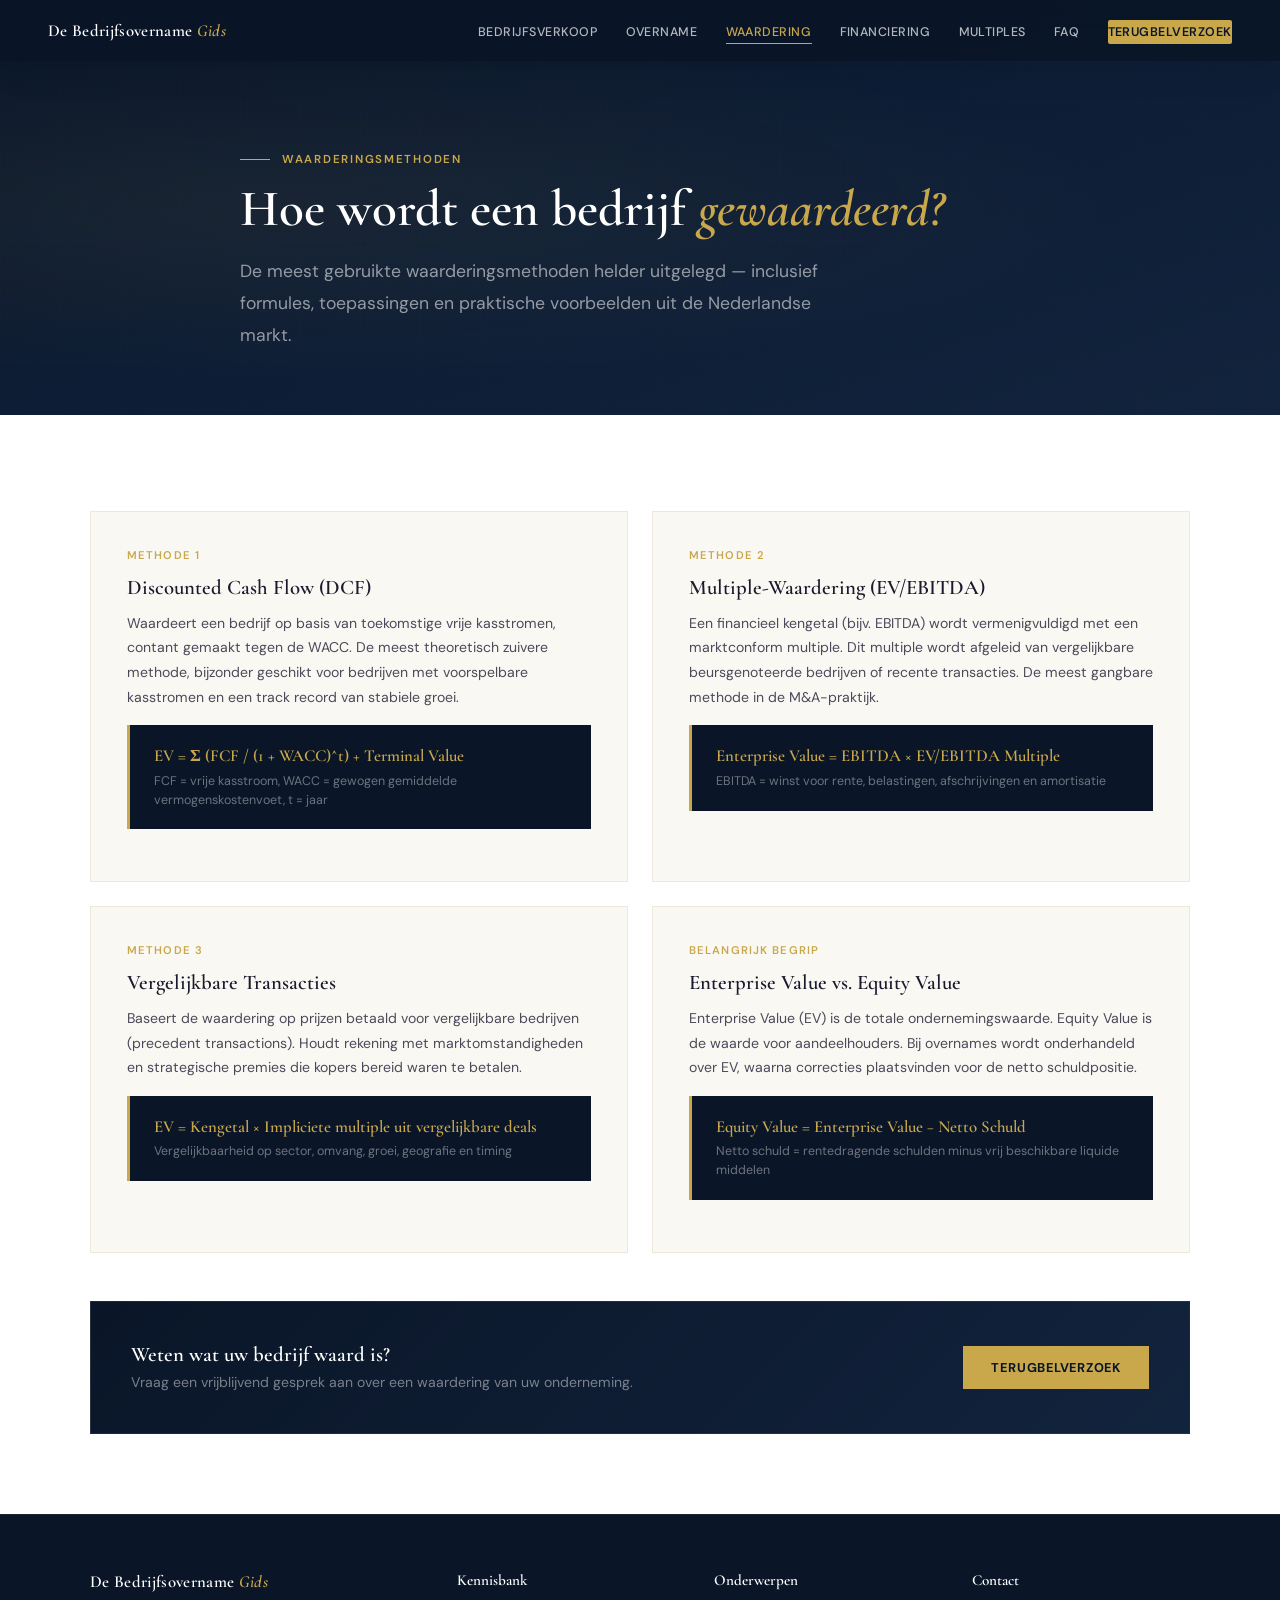
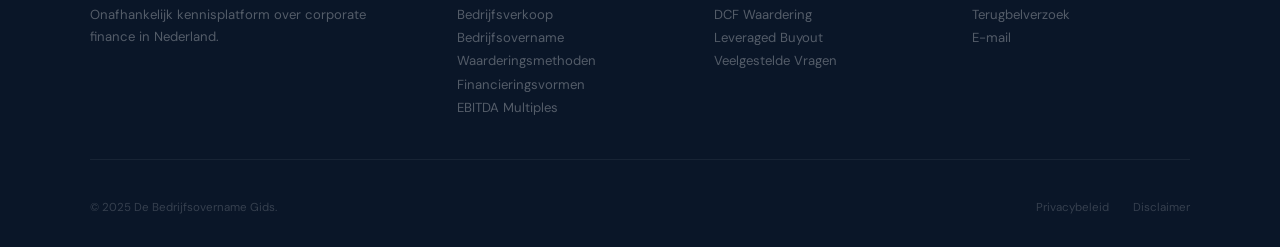
<file: waardering.html>
<!DOCTYPE html><html lang="nl"><head><meta charset="UTF-8"><meta name="viewport" content="width=device-width, initial-scale=1.0">
<title>Waarderingsmethoden — DCF, Multiples & Meer | De Bedrijfsovername Gids</title>
<meta name="description" content="Alle waarderingsmethoden uitgelegd: DCF, EV/EBITDA multiples, vergelijkbare transacties. Inclusief formules en praktische toepassingen.">
<meta name="keywords" content="bedrijfswaardering, DCF waardering, EBITDA multiple, enterprise value, equity value, waarderingsmethoden, bedrijf waarderen, WACC">
<link rel="canonical" href="https://www.debedrijfsovernamegids.nl/waardering.html">
<meta property="og:title" content="Waarderingsmethoden — DCF, Multiples & Meer | De Bedrijfsovername Gids"><meta property="og:locale" content="nl_NL">
<link rel="stylesheet" href="css/style.css">
</head><body><nav id="navbar"><a href="index.html" class="nav-logo">De Bedrijfsovername <span>Gids</span></a><ul class="nav-links" id="navLinks"><li><a href="bedrijfsverkoop.html">Bedrijfsverkoop</a></li><li><a href="overname.html">Overname</a></li><li><a href="waardering.html" class="active">Waardering</a></li><li><a href="financiering.html">Financiering</a></li><li><a href="multiples.html">Multiples</a></li><li><a href="faq.html">FAQ</a></li><li><a href="javascript:void(0)" class="nav-cta-btn" onclick="openModal()">Terugbelverzoek</a></li></ul><button class="mobile-toggle" aria-label="Menu"><span></span><span></span><span></span></button></nav><button class="sticky-cta" id="stickyCta" onclick="openModal()"><svg viewBox="0 0 24 24" fill="none" stroke="currentColor" stroke-width="2"><path d="M22 16.92v3a2 2 0 0 1-2.18 2 19.79 19.79 0 0 1-8.63-3.07 19.5 19.5 0 0 1-6-6 19.79 19.79 0 0 1-3.07-8.67A2 2 0 0 1 4.11 2h3a2 2 0 0 1 2 1.72c.127.96.361 1.903.7 2.81a2 2 0 0 1-.45 2.11L8.09 9.91a16 16 0 0 0 6 6l1.27-1.27a2 2 0 0 1 2.11-.45c.907.339 1.85.573 2.81.7A2 2 0 0 1 22 16.92z"/></svg>Gratis Terugbelverzoek</button><div class="modal-overlay" id="modalOverlay" onclick="if(event.target===this)closeModal()"><div class="modal"><button class="modal-close" onclick="closeModal()">&times;</button><div id="formContainer"><div class="modal-label">Vrijblijvend &amp; Vertrouwelijk</div><h2>Spreek een adviseur</h2><p>Laat uw gegevens achter en een ervaren adviseur neemt binnen 24 uur contact op.</p><form id="contactForm" onsubmit="submitForm(event)"><div class="form-row"><div class="form-group"><label for="naam">Naam *</label><input type="text" id="naam" placeholder="Uw volledige naam" required></div><div class="form-group"><label for="bedrijf">Bedrijfsnaam</label><input type="text" id="bedrijf" placeholder="Naam van uw bedrijf"></div></div><div class="form-row"><div class="form-group"><label for="email">E-mailadres *</label><input type="email" id="email" placeholder="uw@email.nl" required></div><div class="form-group"><label for="telefoon">Telefoonnummer *</label><input type="tel" id="telefoon" placeholder="+31 6 1234 5678" required></div></div><div class="form-group"><label for="onderwerp">Onderwerp</label><select id="onderwerp"><option value="">Selecteer...</option><option value="verkoop">Bedrijf verkopen</option><option value="overname">Bedrijf overnemen</option><option value="waardering">Bedrijfswaardering</option><option value="financiering">Financiering</option><option value="anders">Anders</option></select></div><div class="form-group"><label for="toelichting">Toelichting</label><textarea id="toelichting" placeholder="Vertel kort..."></textarea></div><button type="submit" class="form-submit">Versturen &rarr;</button></form><p class="form-privacy">Uw gegevens worden vertrouwelijk behandeld.</p></div><div class="form-success" id="formSuccess"><svg width="56" height="56" viewBox="0 0 56 56" fill="none"><circle cx="28" cy="28" r="28" fill="#0a1628"/><path d="M18 28l7 7 13-13" stroke="#c9a84c" stroke-width="3" stroke-linecap="round" stroke-linejoin="round"/></svg><h3>Bedankt!</h3><p>Een adviseur neemt binnen 24 uur contact op.</p></div></div></div><div class="page-hero"><div class="page-hero-bg"></div><div class="page-hero-pattern"></div><div class="page-hero-content"><div class="section-label">Waarderingsmethoden</div><h1>Hoe wordt een bedrijf <em>gewaardeerd?</em></h1><p>De meest gebruikte waarderingsmethoden helder uitgelegd — inclusief formules, toepassingen en praktische voorbeelden uit de Nederlandse markt.</p></div></div>
<section class="content-light"><div class="section-inner">
<div class="info-grid">
<div class="info-card reveal"><div class="info-card-label">Methode 1</div><h3>Discounted Cash Flow (DCF)</h3><p>Waardeert een bedrijf op basis van toekomstige vrije kasstromen, contant gemaakt tegen de WACC. De meest theoretisch zuivere methode, bijzonder geschikt voor bedrijven met voorspelbare kasstromen en een track record van stabiele groei.</p><div class="formula-box"><code>EV = &Sigma; (FCF / (1 + WACC)^t) + Terminal Value</code><div class="formula-desc">FCF = vrije kasstroom, WACC = gewogen gemiddelde vermogenskostenvoet, t = jaar</div></div></div>
<div class="info-card reveal"><div class="info-card-label">Methode 2</div><h3>Multiple-Waardering (EV/EBITDA)</h3><p>Een financieel kengetal (bijv. EBITDA) wordt vermenigvuldigd met een marktconform multiple. Dit multiple wordt afgeleid van vergelijkbare beursgenoteerde bedrijven of recente transacties. De meest gangbare methode in de M&A-praktijk.</p><div class="formula-box"><code>Enterprise Value = EBITDA &times; EV/EBITDA Multiple</code><div class="formula-desc">EBITDA = winst voor rente, belastingen, afschrijvingen en amortisatie</div></div></div>
<div class="info-card reveal"><div class="info-card-label">Methode 3</div><h3>Vergelijkbare Transacties</h3><p>Baseert de waardering op prijzen betaald voor vergelijkbare bedrijven (precedent transactions). Houdt rekening met marktomstandigheden en strategische premies die kopers bereid waren te betalen.</p><div class="formula-box"><code>EV = Kengetal &times; Impliciete multiple uit vergelijkbare deals</code><div class="formula-desc">Vergelijkbaarheid op sector, omvang, groei, geografie en timing</div></div></div>
<div class="info-card reveal"><div class="info-card-label">Belangrijk Begrip</div><h3>Enterprise Value vs. Equity Value</h3><p>Enterprise Value (EV) is de totale ondernemingswaarde. Equity Value is de waarde voor aandeelhouders. Bij overnames wordt onderhandeld over EV, waarna correcties plaatsvinden voor de netto schuldpositie.</p><div class="formula-box"><code>Equity Value = Enterprise Value &minus; Netto Schuld</code><div class="formula-desc">Netto schuld = rentedragende schulden minus vrij beschikbare liquide middelen</div></div></div>
</div><div class="inline-cta reveal"><div class="inline-cta-text"><h3>Weten wat uw bedrijf waard is?</h3><p>Vraag een vrijblijvend gesprek aan over een waardering van uw onderneming.</p></div><button class="inline-cta-btn" onclick="openModal()">Terugbelverzoek</button></div></div></section><footer><div class="footer-inner"><div class="footer-top"><div class="footer-brand"><a href="index.html" class="nav-logo">De Bedrijfsovername <span>Gids</span></a><p>Onafhankelijk kennisplatform over corporate finance in Nederland.</p></div><div class="footer-col"><h5>Kennisbank</h5><a href="bedrijfsverkoop.html">Bedrijfsverkoop</a><a href="overname.html">Bedrijfsovername</a><a href="waardering.html">Waarderingsmethoden</a><a href="financiering.html">Financieringsvormen</a><a href="multiples.html">EBITDA Multiples</a></div><div class="footer-col"><h5>Onderwerpen</h5><a href="waardering.html">DCF Waardering</a><a href="financiering.html">Leveraged Buyout</a><a href="faq.html">Veelgestelde Vragen</a></div><div class="footer-col"><h5>Contact</h5><a href="javascript:void(0)" onclick="openModal()">Terugbelverzoek</a><a href="mailto:info@debedrijfsovernamegids.nl">E-mail</a></div></div><div class="footer-bottom"><p>&copy; 2025 De Bedrijfsovername Gids.</p><div class="footer-bottom-links"><a href="#">Privacybeleid</a><a href="#">Disclaimer</a></div></div></div></footer><script src="js/main.js"></script></body></html>
</file>
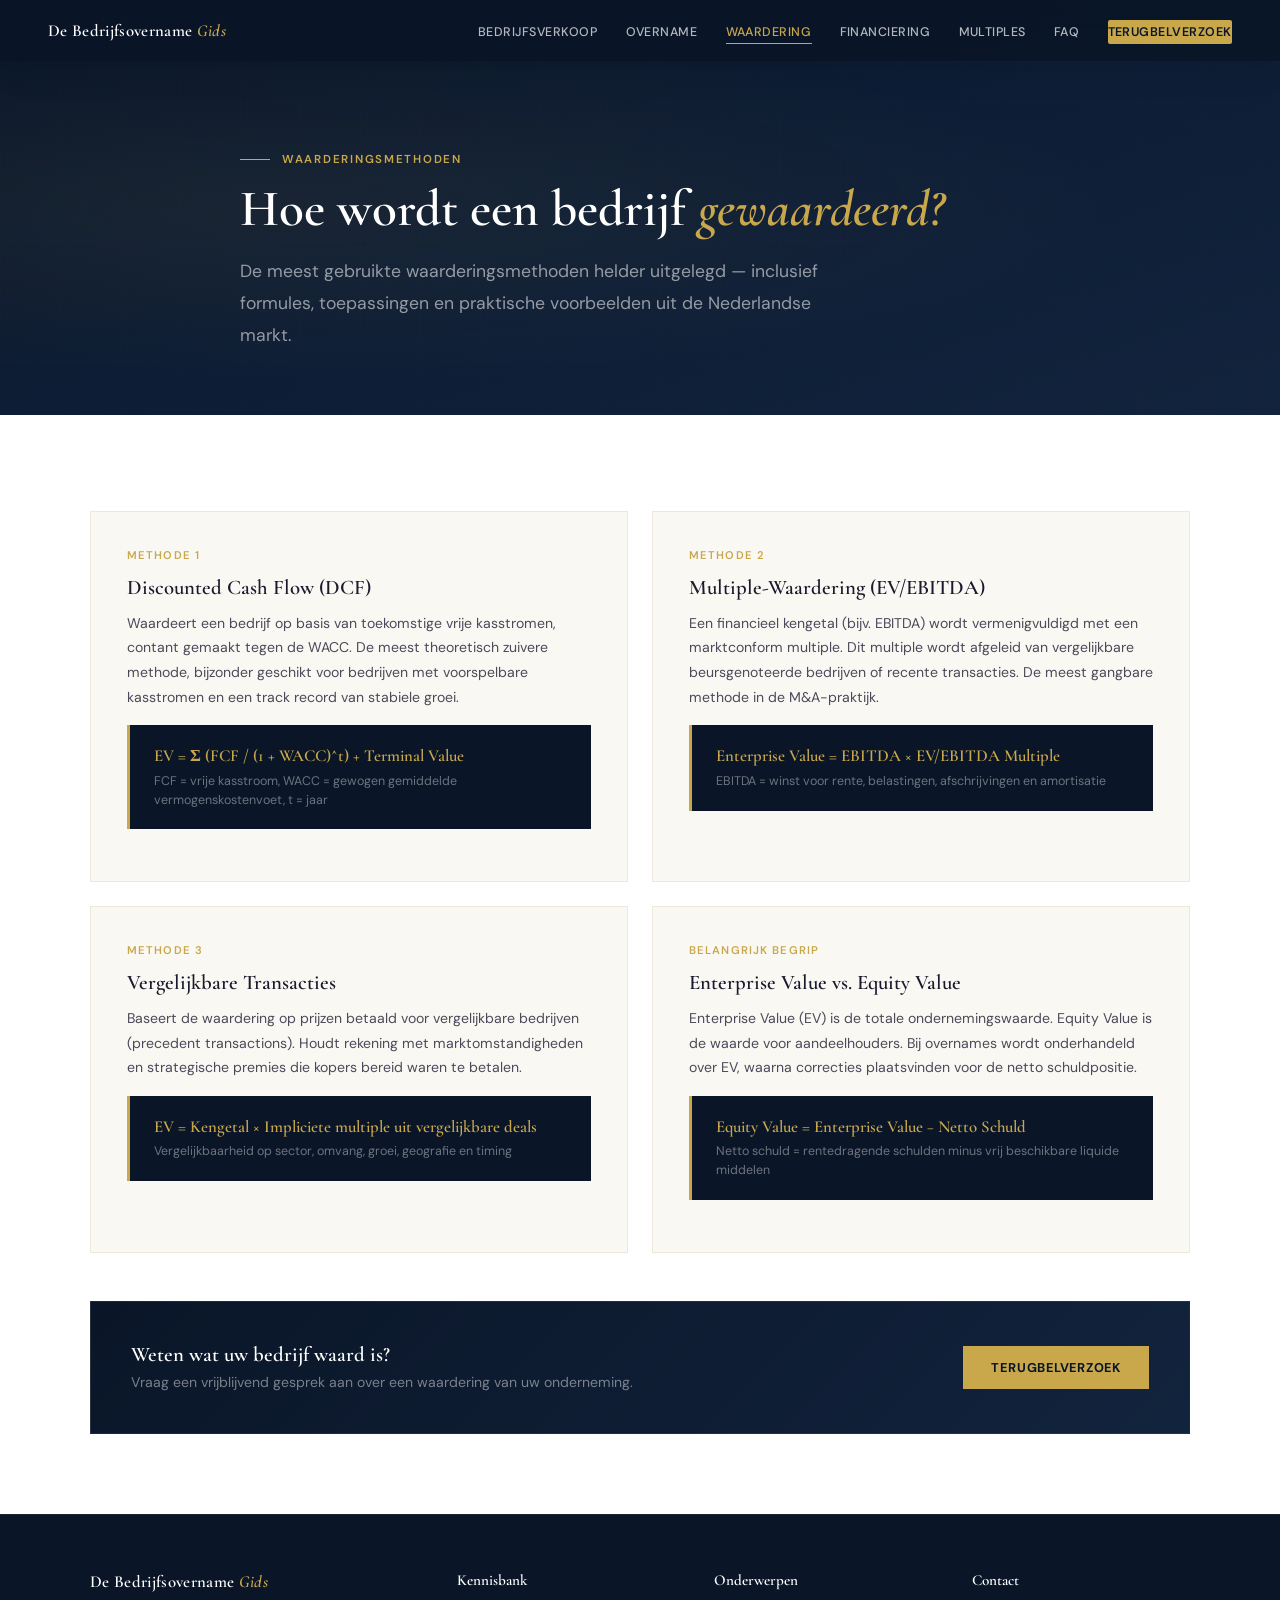
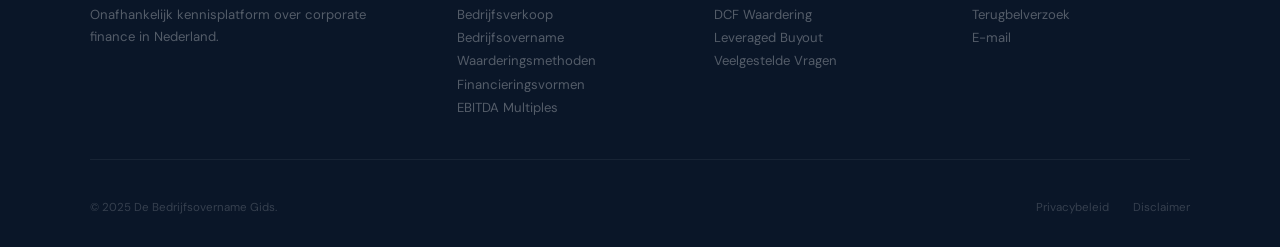
<file: waardering.html.html>
<!DOCTYPE html><html lang="nl"><head><meta charset="UTF-8"><meta name="viewport" content="width=device-width, initial-scale=1.0">
<title>Waarderingsmethoden — DCF, Multiples & Meer | De Bedrijfsovername Gids</title>
<meta name="description" content="Alle waarderingsmethoden uitgelegd: DCF, EV/EBITDA multiples, vergelijkbare transacties. Inclusief formules en praktische toepassingen.">
<meta name="keywords" content="bedrijfswaardering, DCF waardering, EBITDA multiple, enterprise value, equity value, waarderingsmethoden, bedrijf waarderen, WACC">
<link rel="canonical" href="https://www.debedrijfsovernamegids.nl/waardering.html">
<meta property="og:title" content="Waarderingsmethoden — DCF, Multiples & Meer | De Bedrijfsovername Gids"><meta property="og:locale" content="nl_NL">
<link rel="stylesheet" href="css/style.css">
</head><body><nav id="navbar"><a href="index.html" class="nav-logo">De Bedrijfsovername <span>Gids</span></a><ul class="nav-links" id="navLinks"><li><a href="bedrijfsverkoop.html">Bedrijfsverkoop</a></li><li><a href="overname.html">Overname</a></li><li><a href="waardering.html" class="active">Waardering</a></li><li><a href="financiering.html">Financiering</a></li><li><a href="multiples.html">Multiples</a></li><li><a href="faq.html">FAQ</a></li><li><a href="javascript:void(0)" class="nav-cta-btn" onclick="openModal()">Terugbelverzoek</a></li></ul><button class="mobile-toggle" aria-label="Menu"><span></span><span></span><span></span></button></nav><button class="sticky-cta" id="stickyCta" onclick="openModal()"><svg viewBox="0 0 24 24" fill="none" stroke="currentColor" stroke-width="2"><path d="M22 16.92v3a2 2 0 0 1-2.18 2 19.79 19.79 0 0 1-8.63-3.07 19.5 19.5 0 0 1-6-6 19.79 19.79 0 0 1-3.07-8.67A2 2 0 0 1 4.11 2h3a2 2 0 0 1 2 1.72c.127.96.361 1.903.7 2.81a2 2 0 0 1-.45 2.11L8.09 9.91a16 16 0 0 0 6 6l1.27-1.27a2 2 0 0 1 2.11-.45c.907.339 1.85.573 2.81.7A2 2 0 0 1 22 16.92z"/></svg>Gratis Terugbelverzoek</button><div class="modal-overlay" id="modalOverlay" onclick="if(event.target===this)closeModal()"><div class="modal"><button class="modal-close" onclick="closeModal()">&times;</button><div id="formContainer"><div class="modal-label">Vrijblijvend &amp; Vertrouwelijk</div><h2>Spreek een adviseur</h2><p>Laat uw gegevens achter en een ervaren adviseur neemt binnen 24 uur contact op.</p><form id="contactForm" onsubmit="submitForm(event)"><div class="form-row"><div class="form-group"><label for="naam">Naam *</label><input type="text" id="naam" placeholder="Uw volledige naam" required></div><div class="form-group"><label for="bedrijf">Bedrijfsnaam</label><input type="text" id="bedrijf" placeholder="Naam van uw bedrijf"></div></div><div class="form-row"><div class="form-group"><label for="email">E-mailadres *</label><input type="email" id="email" placeholder="uw@email.nl" required></div><div class="form-group"><label for="telefoon">Telefoonnummer *</label><input type="tel" id="telefoon" placeholder="+31 6 1234 5678" required></div></div><div class="form-group"><label for="onderwerp">Onderwerp</label><select id="onderwerp"><option value="">Selecteer...</option><option value="verkoop">Bedrijf verkopen</option><option value="overname">Bedrijf overnemen</option><option value="waardering">Bedrijfswaardering</option><option value="financiering">Financiering</option><option value="anders">Anders</option></select></div><div class="form-group"><label for="toelichting">Toelichting</label><textarea id="toelichting" placeholder="Vertel kort..."></textarea></div><button type="submit" class="form-submit">Versturen &rarr;</button></form><p class="form-privacy">Uw gegevens worden vertrouwelijk behandeld.</p></div><div class="form-success" id="formSuccess"><svg width="56" height="56" viewBox="0 0 56 56" fill="none"><circle cx="28" cy="28" r="28" fill="#0a1628"/><path d="M18 28l7 7 13-13" stroke="#c9a84c" stroke-width="3" stroke-linecap="round" stroke-linejoin="round"/></svg><h3>Bedankt!</h3><p>Een adviseur neemt binnen 24 uur contact op.</p></div></div></div><div class="page-hero"><div class="page-hero-bg"></div><div class="page-hero-pattern"></div><div class="page-hero-content"><div class="section-label">Waarderingsmethoden</div><h1>Hoe wordt een bedrijf <em>gewaardeerd?</em></h1><p>De meest gebruikte waarderingsmethoden helder uitgelegd — inclusief formules, toepassingen en praktische voorbeelden uit de Nederlandse markt.</p></div></div>
<section class="content-light"><div class="section-inner">
<div class="info-grid">
<div class="info-card reveal"><div class="info-card-label">Methode 1</div><h3>Discounted Cash Flow (DCF)</h3><p>Waardeert een bedrijf op basis van toekomstige vrije kasstromen, contant gemaakt tegen de WACC. De meest theoretisch zuivere methode, bijzonder geschikt voor bedrijven met voorspelbare kasstromen en een track record van stabiele groei.</p><div class="formula-box"><code>EV = &Sigma; (FCF / (1 + WACC)^t) + Terminal Value</code><div class="formula-desc">FCF = vrije kasstroom, WACC = gewogen gemiddelde vermogenskostenvoet, t = jaar</div></div></div>
<div class="info-card reveal"><div class="info-card-label">Methode 2</div><h3>Multiple-Waardering (EV/EBITDA)</h3><p>Een financieel kengetal (bijv. EBITDA) wordt vermenigvuldigd met een marktconform multiple. Dit multiple wordt afgeleid van vergelijkbare beursgenoteerde bedrijven of recente transacties. De meest gangbare methode in de M&A-praktijk.</p><div class="formula-box"><code>Enterprise Value = EBITDA &times; EV/EBITDA Multiple</code><div class="formula-desc">EBITDA = winst voor rente, belastingen, afschrijvingen en amortisatie</div></div></div>
<div class="info-card reveal"><div class="info-card-label">Methode 3</div><h3>Vergelijkbare Transacties</h3><p>Baseert de waardering op prijzen betaald voor vergelijkbare bedrijven (precedent transactions). Houdt rekening met marktomstandigheden en strategische premies die kopers bereid waren te betalen.</p><div class="formula-box"><code>EV = Kengetal &times; Impliciete multiple uit vergelijkbare deals</code><div class="formula-desc">Vergelijkbaarheid op sector, omvang, groei, geografie en timing</div></div></div>
<div class="info-card reveal"><div class="info-card-label">Belangrijk Begrip</div><h3>Enterprise Value vs. Equity Value</h3><p>Enterprise Value (EV) is de totale ondernemingswaarde. Equity Value is de waarde voor aandeelhouders. Bij overnames wordt onderhandeld over EV, waarna correcties plaatsvinden voor de netto schuldpositie.</p><div class="formula-box"><code>Equity Value = Enterprise Value &minus; Netto Schuld</code><div class="formula-desc">Netto schuld = rentedragende schulden minus vrij beschikbare liquide middelen</div></div></div>
</div><div class="inline-cta reveal"><div class="inline-cta-text"><h3>Weten wat uw bedrijf waard is?</h3><p>Vraag een vrijblijvend gesprek aan over een waardering van uw onderneming.</p></div><button class="inline-cta-btn" onclick="openModal()">Terugbelverzoek</button></div></div></section><footer><div class="footer-inner"><div class="footer-top"><div class="footer-brand"><a href="index.html" class="nav-logo">De Bedrijfsovername <span>Gids</span></a><p>Onafhankelijk kennisplatform over corporate finance in Nederland.</p></div><div class="footer-col"><h5>Kennisbank</h5><a href="bedrijfsverkoop.html">Bedrijfsverkoop</a><a href="overname.html">Bedrijfsovername</a><a href="waardering.html">Waarderingsmethoden</a><a href="financiering.html">Financieringsvormen</a><a href="multiples.html">EBITDA Multiples</a></div><div class="footer-col"><h5>Onderwerpen</h5><a href="waardering.html">DCF Waardering</a><a href="financiering.html">Leveraged Buyout</a><a href="faq.html">Veelgestelde Vragen</a></div><div class="footer-col"><h5>Contact</h5><a href="javascript:void(0)" onclick="openModal()">Terugbelverzoek</a><a href="mailto:info@debedrijfsovernamegids.nl">E-mail</a></div></div><div class="footer-bottom"><p>&copy; 2025 De Bedrijfsovername Gids.</p><div class="footer-bottom-links"><a href="#">Privacybeleid</a><a href="#">Disclaimer</a></div></div></div></footer><script src="js/main.js"></script></body></html>
</file>
<file: css/style.css>
@import url('https://fonts.googleapis.com/css2?family=Cormorant+Garamond:ital,wght@0,400;0,500;0,600;0,700;1,400;1,500&family=DM+Sans:ital,wght@0,400;0,500;0,600;0,700;1,400&display=swap');

:root{--navy:#0a1628;--navy-mid:#12233d;--navy-light:#1a3052;--gold:#c9a84c;--gold-light:#dfc478;--cream:#faf8f3;--cream-dark:#ede8dd;--text-dark:#1a1a2e;--text-mid:#4a4a5a;--text-light:#8a8a9a;--white:#fff;--font-display:'Cormorant Garamond',Georgia,serif;--font-body:'DM Sans','Segoe UI',sans-serif}
*{margin:0;padding:0;box-sizing:border-box}html{scroll-behavior:smooth;font-size:16px}
body{font-family:var(--font-body);color:var(--text-dark);background:var(--cream);overflow-x:hidden;-webkit-font-smoothing:antialiased}

/* NAV */
nav{position:fixed;top:0;width:100%;z-index:1000;padding:1.25rem 3rem;display:flex;justify-content:space-between;align-items:center;transition:all .4s;background:rgba(10,22,40,.97);backdrop-filter:blur(16px);box-shadow:0 2px 40px rgba(0,0,0,.1)}
nav.transparent{background:transparent;box-shadow:none}
nav.scrolled{background:rgba(10,22,40,.97)!important;padding:.85rem 3rem;box-shadow:0 2px 40px rgba(0,0,0,.15)}
.nav-logo{font-family:var(--font-display);font-size:1.05rem;font-weight:600;color:var(--white);text-decoration:none;letter-spacing:.02em}
.nav-logo span{color:var(--gold);font-style:italic}
.nav-links{display:flex;gap:1.75rem;list-style:none;align-items:center}
.nav-links a{color:rgba(255,255,255,.7);text-decoration:none;font-size:.78rem;font-weight:500;letter-spacing:.04em;text-transform:uppercase;transition:color .3s;position:relative;padding:.25rem 0}
.nav-links a::after{content:'';position:absolute;bottom:0;left:0;width:0;height:1.5px;background:var(--gold);transition:width .3s}
.nav-links a:hover{color:var(--gold)}.nav-links a:hover::after{width:100%}
.nav-links a.active{color:var(--gold)}.nav-links a.active::after{width:100%}
.nav-cta-btn{background:var(--gold)!important;color:var(--navy)!important;padding:.5rem 1.15rem;border-radius:2px;font-weight:600!important;cursor:pointer;transition:all .3s!important}
.nav-cta-btn:hover{background:var(--gold-light)!important;transform:translateY(-1px)}.nav-cta-btn::after{display:none!important}
.mobile-toggle{display:none;flex-direction:column;gap:5px;cursor:pointer;background:none;border:none;padding:4px}
.mobile-toggle span{width:24px;height:2px;background:var(--white);transition:.3s}

/* PAGE HERO (smaller, for subpages) */
.page-hero{position:relative;padding:9rem 3rem 4rem;background:var(--navy);overflow:hidden}
.page-hero-bg{position:absolute;inset:0;background:radial-gradient(ellipse at 20% 50%,rgba(201,168,76,.07) 0%,transparent 60%),linear-gradient(160deg,var(--navy) 0%,#0d1d35 50%,var(--navy-mid) 100%)}
.page-hero-pattern{position:absolute;inset:0;opacity:.02;background-image:linear-gradient(rgba(201,168,76,.5) 1px,transparent 1px),linear-gradient(90deg,rgba(201,168,76,.5) 1px,transparent 1px);background-size:60px 60px}
.page-hero-content{position:relative;z-index:2;max-width:800px;margin:0 auto}
.page-hero .section-label{margin-bottom:.75rem}
.page-hero h1{font-family:var(--font-display);font-size:clamp(2.2rem,4vw,3.2rem);font-weight:600;color:var(--white);line-height:1.2;margin-bottom:1rem}
.page-hero h1 em{font-style:italic;color:var(--gold)}
.page-hero p{font-size:1.1rem;line-height:1.8;color:rgba(255,255,255,.55);max-width:620px}

/* HOME HERO (big, only homepage) */
.home-hero{position:relative;min-height:100vh;display:flex;align-items:center;background:var(--navy);overflow:hidden}
.home-hero .hero-bg{position:absolute;inset:0;background:radial-gradient(ellipse at 20% 50%,rgba(201,168,76,.07) 0%,transparent 60%),radial-gradient(ellipse at 80% 20%,rgba(26,48,82,.6) 0%,transparent 50%),linear-gradient(160deg,var(--navy) 0%,#0d1d35 50%,var(--navy-mid) 100%)}
.home-hero .hero-pattern{position:absolute;inset:0;opacity:.025;background-image:linear-gradient(rgba(201,168,76,.5) 1px,transparent 1px),linear-gradient(90deg,rgba(201,168,76,.5) 1px,transparent 1px);background-size:60px 60px}
.home-hero .hero-content{position:relative;z-index:2;max-width:900px;margin:0 auto;padding:10rem 3rem 6rem;text-align:center}
.hero-badge{display:inline-block;background:rgba(201,168,76,.1);border:1px solid rgba(201,168,76,.2);padding:.4rem 1.25rem;font-size:.75rem;font-weight:600;letter-spacing:.12em;text-transform:uppercase;color:var(--gold);margin-bottom:2rem;opacity:0;animation:fadeUp .8s ease forwards .2s}
.home-hero h1{font-family:var(--font-display);font-size:clamp(2.6rem,5vw,4rem);font-weight:600;color:var(--white);line-height:1.15;margin-bottom:1.5rem;opacity:0;animation:fadeUp .8s ease forwards .4s}
.home-hero h1 em{font-style:italic;color:var(--gold)}
.hero-sub{font-size:1.15rem;line-height:1.8;color:rgba(255,255,255,.6);max-width:680px;margin:0 auto 3rem;opacity:0;animation:fadeUp .8s ease forwards .6s}
.hero-cards{display:grid;grid-template-columns:repeat(4,1fr);gap:1.25rem;opacity:0;animation:fadeUp .8s ease forwards .8s}
.hero-card{background:rgba(255,255,255,.03);border:1px solid rgba(255,255,255,.07);padding:2rem 1.5rem;text-decoration:none;transition:all .4s;position:relative;overflow:hidden}
.hero-card:hover{border-color:rgba(201,168,76,.3);background:rgba(255,255,255,.05);transform:translateY(-4px)}
.hero-card::after{content:'';position:absolute;bottom:0;left:0;width:100%;height:3px;background:var(--gold);transform:scaleX(0);transition:transform .3s}.hero-card:hover::after{transform:scaleX(1)}
.hero-card svg{width:28px;height:28px;stroke:var(--gold);fill:none;stroke-width:1.5;margin-bottom:1rem;display:block}
.hero-card h3{font-family:var(--font-display);font-size:1.2rem;font-weight:600;color:var(--white);margin-bottom:.5rem}
.hero-card p{font-size:.82rem;color:rgba(255,255,255,.4);line-height:1.55}
.hero-card .card-arrow{color:var(--gold);font-size:.8rem;font-weight:600;letter-spacing:.05em;text-transform:uppercase;margin-top:.75rem;display:block;transition:transform .3s}
.hero-card:hover .card-arrow{transform:translateX(4px)}

@keyframes fadeUp{from{opacity:0;transform:translateY(25px)}to{opacity:1;transform:translateY(0)}}

/* SECTIONS */
section{padding:5rem 3rem}.section-inner{max-width:1100px;margin:0 auto}
.section-label{display:inline-flex;align-items:center;gap:.75rem;color:var(--gold);font-size:.72rem;font-weight:600;letter-spacing:.15em;text-transform:uppercase;margin-bottom:1rem}
.section-label::before{content:'';width:30px;height:1.5px;background:var(--gold)}
.section-title{font-family:var(--font-display);font-size:clamp(1.8rem,3vw,2.4rem);font-weight:600;color:var(--text-dark);line-height:1.2;margin-bottom:1.25rem}
.section-intro{font-size:1.02rem;color:var(--text-mid);line-height:1.75;max-width:700px;margin-bottom:2.5rem}
.content-dark{background:var(--navy)}.content-dark .section-title{color:var(--white)}.content-dark .section-intro{color:rgba(255,255,255,.55)}
.content-light{background:var(--white)}.content-cream{background:var(--cream)}

/* TIMELINE */
.timeline{position:relative;margin-top:1rem}
.timeline::before{content:'';position:absolute;left:28px;top:0;bottom:0;width:2px;background:var(--cream-dark)}
.content-dark .timeline::before{background:rgba(255,255,255,.06)}
.timeline-step{display:grid;grid-template-columns:56px 1fr;gap:2rem;padding:0 0 2.5rem;position:relative}
.timeline-step:last-child{padding-bottom:0}
.timeline-marker{width:56px;height:56px;background:var(--white);border:2px solid var(--gold);display:flex;align-items:center;justify-content:center;position:relative;z-index:1;font-family:var(--font-display);font-size:1.1rem;font-weight:700;color:var(--gold)}
.content-dark .timeline-marker{background:var(--navy-mid)}
.timeline-content h3{font-family:var(--font-display);font-size:1.4rem;font-weight:600;margin-bottom:.6rem;color:var(--text-dark)}
.content-dark .timeline-content h3{color:var(--white)}
.timeline-content>p{font-size:.92rem;line-height:1.8;color:var(--text-mid);margin-bottom:.75rem}
.content-dark .timeline-content>p{color:rgba(255,255,255,.5)}
.timeline-details{display:grid;grid-template-columns:1fr 1fr;gap:.6rem;margin-top:.5rem}
.timeline-detail{display:flex;align-items:flex-start;gap:.5rem;font-size:.83rem;color:var(--text-mid);line-height:1.5}
.content-dark .timeline-detail{color:rgba(255,255,255,.4)}
.timeline-detail::before{content:'→';color:var(--gold);font-weight:600;flex-shrink:0}
.timeline-duration{display:inline-block;background:rgba(201,168,76,.1);color:var(--gold);font-size:.73rem;font-weight:600;padding:.25rem .75rem;letter-spacing:.03em;margin-top:.5rem}

/* INFO CARDS */
.info-grid{display:grid;grid-template-columns:repeat(2,1fr);gap:1.5rem;margin-top:1rem}
.info-card{background:var(--cream);border:1px solid var(--cream-dark);padding:2.25rem;transition:all .4s;position:relative;overflow:hidden}
.content-dark .info-card,.content-cream .info-card-dark{background:rgba(255,255,255,.03);border-color:rgba(201,168,76,.1)}
.info-card:hover{transform:translateY(-4px);box-shadow:0 12px 40px rgba(10,22,40,.06);border-color:var(--gold)}
.info-card::after{content:'';position:absolute;bottom:0;left:0;width:100%;height:3px;background:linear-gradient(90deg,var(--gold),var(--gold-light));transform:scaleX(0);transform-origin:left;transition:transform .4s}
.info-card:hover::after{transform:scaleX(1)}
.info-card-label{font-size:.7rem;font-weight:600;letter-spacing:.1em;text-transform:uppercase;color:var(--gold);margin-bottom:.75rem}
.info-card h3{font-family:var(--font-display);font-size:1.3rem;font-weight:600;color:var(--text-dark);margin-bottom:.6rem;line-height:1.3}
.content-dark .info-card h3{color:var(--white)}
.info-card p{font-size:.88rem;line-height:1.75;color:var(--text-mid)}
.content-dark .info-card p{color:rgba(255,255,255,.5)}
.formula-box{background:var(--navy);padding:1.25rem 1.5rem;margin:1rem 0;border-left:3px solid var(--gold)}
.content-dark .formula-box{background:rgba(0,0,0,.2)}
.formula-box code{font-family:var(--font-display);font-size:1.05rem;color:var(--gold);font-weight:600}
.formula-box .formula-desc{font-size:.78rem;color:rgba(255,255,255,.4);margin-top:.35rem;line-height:1.5}

/* MULTIPLES TABLE */
.multiples-layout{display:grid;grid-template-columns:1.1fr 1fr;gap:3rem;align-items:start}
.multiples-table{background:var(--white);border:1px solid var(--cream-dark);overflow:hidden}
.table-header{background:var(--navy);padding:1.15rem 1.5rem;display:flex;justify-content:space-between;align-items:center}
.table-header h3{font-family:var(--font-display);font-size:1.1rem;color:var(--white);font-weight:600}
.table-header span{font-size:.7rem;color:rgba(255,255,255,.4);letter-spacing:.05em}
.table-row{display:grid;grid-template-columns:1fr 1fr 1fr;padding:.75rem 1.5rem;border-bottom:1px solid var(--cream-dark);transition:background .2s;font-size:.85rem}
.table-row:hover{background:var(--cream)}
.table-row.header-row{font-weight:600;color:var(--text-light);font-size:.7rem;letter-spacing:.06em;text-transform:uppercase;background:var(--cream)}
.table-row .sector{color:var(--text-dark);font-weight:500}.table-row .range{color:var(--text-mid)}
.table-row .median{color:var(--navy);font-weight:600;font-family:var(--font-display);font-size:1rem}
.factor-list{display:flex;flex-direction:column;gap:.6rem;margin-top:1.25rem}
.factor-item{display:flex;gap:1rem;align-items:flex-start;padding:.85rem 1rem;background:var(--white);border:1px solid var(--cream-dark);transition:all .3s}
.factor-item:hover{border-color:var(--gold);transform:translateX(4px)}
.factor-icon{width:34px;height:34px;background:var(--navy);display:flex;align-items:center;justify-content:center;flex-shrink:0;color:var(--gold);font-size:.85rem;font-weight:700}
.factor-item h4{font-size:.85rem;font-weight:600;color:var(--text-dark);margin-bottom:.1rem}
.factor-item p{font-size:.78rem;color:var(--text-mid);line-height:1.5}

/* INLINE CTA */
.inline-cta{background:linear-gradient(135deg,var(--navy) 0%,var(--navy-mid) 100%);padding:2.5rem;display:flex;align-items:center;justify-content:space-between;gap:2rem;margin-top:3rem;border:1px solid rgba(201,168,76,.12)}
.inline-cta-text h3{font-family:var(--font-display);font-size:1.3rem;font-weight:600;color:var(--white);margin-bottom:.3rem}
.inline-cta-text p{font-size:.88rem;color:rgba(255,255,255,.45);line-height:1.5}
.inline-cta-btn{background:var(--gold);color:var(--navy);border:none;padding:.8rem 1.75rem;font-family:var(--font-body);font-size:.8rem;font-weight:700;letter-spacing:.06em;text-transform:uppercase;cursor:pointer;transition:all .3s;white-space:nowrap;display:flex;align-items:center;gap:.5rem}
.inline-cta-btn:hover{background:var(--gold-light);transform:translateY(-2px)}

/* FAQ */
.faq-layout{display:grid;grid-template-columns:1fr 1.5fr;gap:4rem;align-items:start}
.faq-list{display:flex;flex-direction:column}
.faq-item{border-bottom:1px solid var(--cream-dark);overflow:hidden}
.faq-question{padding:1.25rem 0;display:flex;justify-content:space-between;align-items:center;cursor:pointer;background:none;border:none;width:100%;text-align:left;font-family:var(--font-display);font-size:1.05rem;font-weight:600;color:var(--text-dark);transition:color .3s}
.faq-question:hover{color:var(--gold)}
.faq-icon{font-size:1.2rem;color:var(--gold);transition:transform .3s;flex-shrink:0;margin-left:1rem}
.faq-item.active .faq-icon{transform:rotate(45deg)}
.faq-answer{max-height:0;overflow:hidden;transition:max-height .4s ease,padding .4s ease}
.faq-item.active .faq-answer{max-height:400px;padding-bottom:1.25rem}
.faq-answer p{font-size:.88rem;line-height:1.8;color:var(--text-mid)}

/* STICKY CTA */
.sticky-cta{position:fixed;bottom:2rem;right:2rem;z-index:999;background:var(--gold);color:var(--navy);border:none;padding:.9rem 1.5rem;font-family:var(--font-body);font-size:.82rem;font-weight:700;letter-spacing:.06em;text-transform:uppercase;cursor:pointer;transition:all .3s;box-shadow:0 8px 30px rgba(201,168,76,.35);display:flex;align-items:center;gap:.5rem;opacity:0;transform:translateY(20px);pointer-events:none}
.sticky-cta.visible{opacity:1;transform:translateY(0);pointer-events:all}
.sticky-cta:hover{background:var(--gold-light);transform:translateY(-2px)}
.sticky-cta svg{width:18px;height:18px}

/* MODAL */
.modal-overlay{position:fixed;inset:0;background:rgba(10,22,40,.85);backdrop-filter:blur(8px);z-index:2000;display:flex;align-items:center;justify-content:center;opacity:0;pointer-events:none;transition:opacity .3s}
.modal-overlay.active{opacity:1;pointer-events:all}
.modal{background:var(--white);max-width:520px;width:90%;padding:3rem;position:relative;transform:translateY(20px);transition:transform .3s;max-height:90vh;overflow-y:auto}
.modal-overlay.active .modal{transform:translateY(0)}
.modal-close{position:absolute;top:1.25rem;right:1.25rem;background:none;border:none;font-size:1.5rem;color:var(--text-light);cursor:pointer;width:32px;height:32px;display:flex;align-items:center;justify-content:center;transition:color .3s}
.modal-close:hover{color:var(--text-dark)}
.modal-label{display:inline-flex;align-items:center;gap:.5rem;color:var(--gold);font-size:.7rem;font-weight:600;letter-spacing:.12em;text-transform:uppercase;margin-bottom:.75rem}
.modal-label::before{content:'';width:20px;height:1.5px;background:var(--gold)}
.modal h2{font-family:var(--font-display);font-size:1.8rem;font-weight:600;color:var(--text-dark);line-height:1.25;margin-bottom:.75rem}
.modal>div>p{font-size:.9rem;color:var(--text-mid);line-height:1.65;margin-bottom:2rem}
.form-group{margin-bottom:1.15rem}
.form-group label{display:block;font-size:.78rem;font-weight:600;color:var(--text-dark);margin-bottom:.35rem;letter-spacing:.03em}
.form-group input,.form-group select,.form-group textarea{width:100%;padding:.7rem .9rem;border:1.5px solid var(--cream-dark);background:var(--cream);font-family:var(--font-body);font-size:.88rem;color:var(--text-dark);transition:border-color .3s;outline:none}
.form-group input:focus,.form-group select:focus,.form-group textarea:focus{border-color:var(--gold)}
.form-group textarea{resize:vertical;min-height:70px}
.form-row{display:grid;grid-template-columns:1fr 1fr;gap:1rem}
.form-submit{width:100%;padding:.9rem;background:var(--navy);color:var(--white);border:none;font-family:var(--font-body);font-size:.85rem;font-weight:600;letter-spacing:.06em;text-transform:uppercase;cursor:pointer;transition:all .3s;margin-top:.5rem}
.form-submit:hover{background:var(--navy-light)}
.form-privacy{font-size:.72rem;color:var(--text-light);text-align:center;margin-top:.75rem;line-height:1.5}
.form-success{display:none;text-align:center;padding:2rem 0}
.form-success svg{margin-bottom:1rem}
.form-success h3{font-family:var(--font-display);font-size:1.5rem;font-weight:600;color:var(--text-dark);margin-bottom:.5rem}
.form-success p{color:var(--text-mid);font-size:.9rem}

/* FOOTER */
footer{background:var(--navy);padding:3.5rem 3rem 2rem;border-top:1px solid rgba(201,168,76,.1)}
.footer-inner{max-width:1100px;margin:0 auto}
.footer-top{display:grid;grid-template-columns:1.5fr 1fr 1fr 1fr;gap:2.5rem;margin-bottom:2.5rem;padding-bottom:2.5rem;border-bottom:1px solid rgba(255,255,255,.06)}
.footer-brand p{font-size:.82rem;color:rgba(255,255,255,.3);line-height:1.7;margin-top:.75rem;max-width:280px}
.footer-col h5{font-family:var(--font-display);font-size:.95rem;color:var(--white);font-weight:600;margin-bottom:.85rem}
.footer-col a{display:block;color:rgba(255,255,255,.3);text-decoration:none;font-size:.82rem;padding:.2rem 0;transition:color .3s}
.footer-col a:hover{color:var(--gold)}
.footer-bottom{display:flex;justify-content:space-between;align-items:center}
.footer-bottom p{font-size:.72rem;color:rgba(255,255,255,.18)}
.footer-bottom-links{display:flex;gap:1.5rem}
.footer-bottom-links a{font-size:.72rem;color:rgba(255,255,255,.18);text-decoration:none;transition:color .3s}
.footer-bottom-links a:hover{color:rgba(255,255,255,.4)}

.reveal{opacity:0;transform:translateY(20px);transition:opacity .7s ease,transform .7s ease}
.reveal.visible{opacity:1;transform:translateY(0)}

@media(max-width:1024px){.hero-cards{grid-template-columns:repeat(2,1fr)}.multiples-layout,.info-grid{grid-template-columns:1fr}.timeline-details{grid-template-columns:1fr}.faq-layout{grid-template-columns:1fr}.footer-top{grid-template-columns:1fr 1fr}.inline-cta{flex-direction:column;text-align:center}}
@media(max-width:768px){nav{padding:1rem 1.5rem}.nav-links{display:none}.mobile-toggle{display:flex}.nav-links.open{display:flex;flex-direction:column;position:absolute;top:100%;left:0;right:0;background:var(--navy);padding:1.5rem;gap:1rem;border-top:1px solid rgba(255,255,255,.06)}section{padding:3.5rem 1.5rem}.home-hero .hero-content{padding:7rem 1.5rem 4rem}.page-hero{padding:7rem 1.5rem 3rem}.hero-cards{grid-template-columns:1fr}.form-row{grid-template-columns:1fr}.footer-top{grid-template-columns:1fr}.footer-bottom{flex-direction:column;gap:.75rem;text-align:center}.sticky-cta{bottom:1rem;right:1rem;padding:.75rem 1rem;font-size:.78rem}}
</file>
